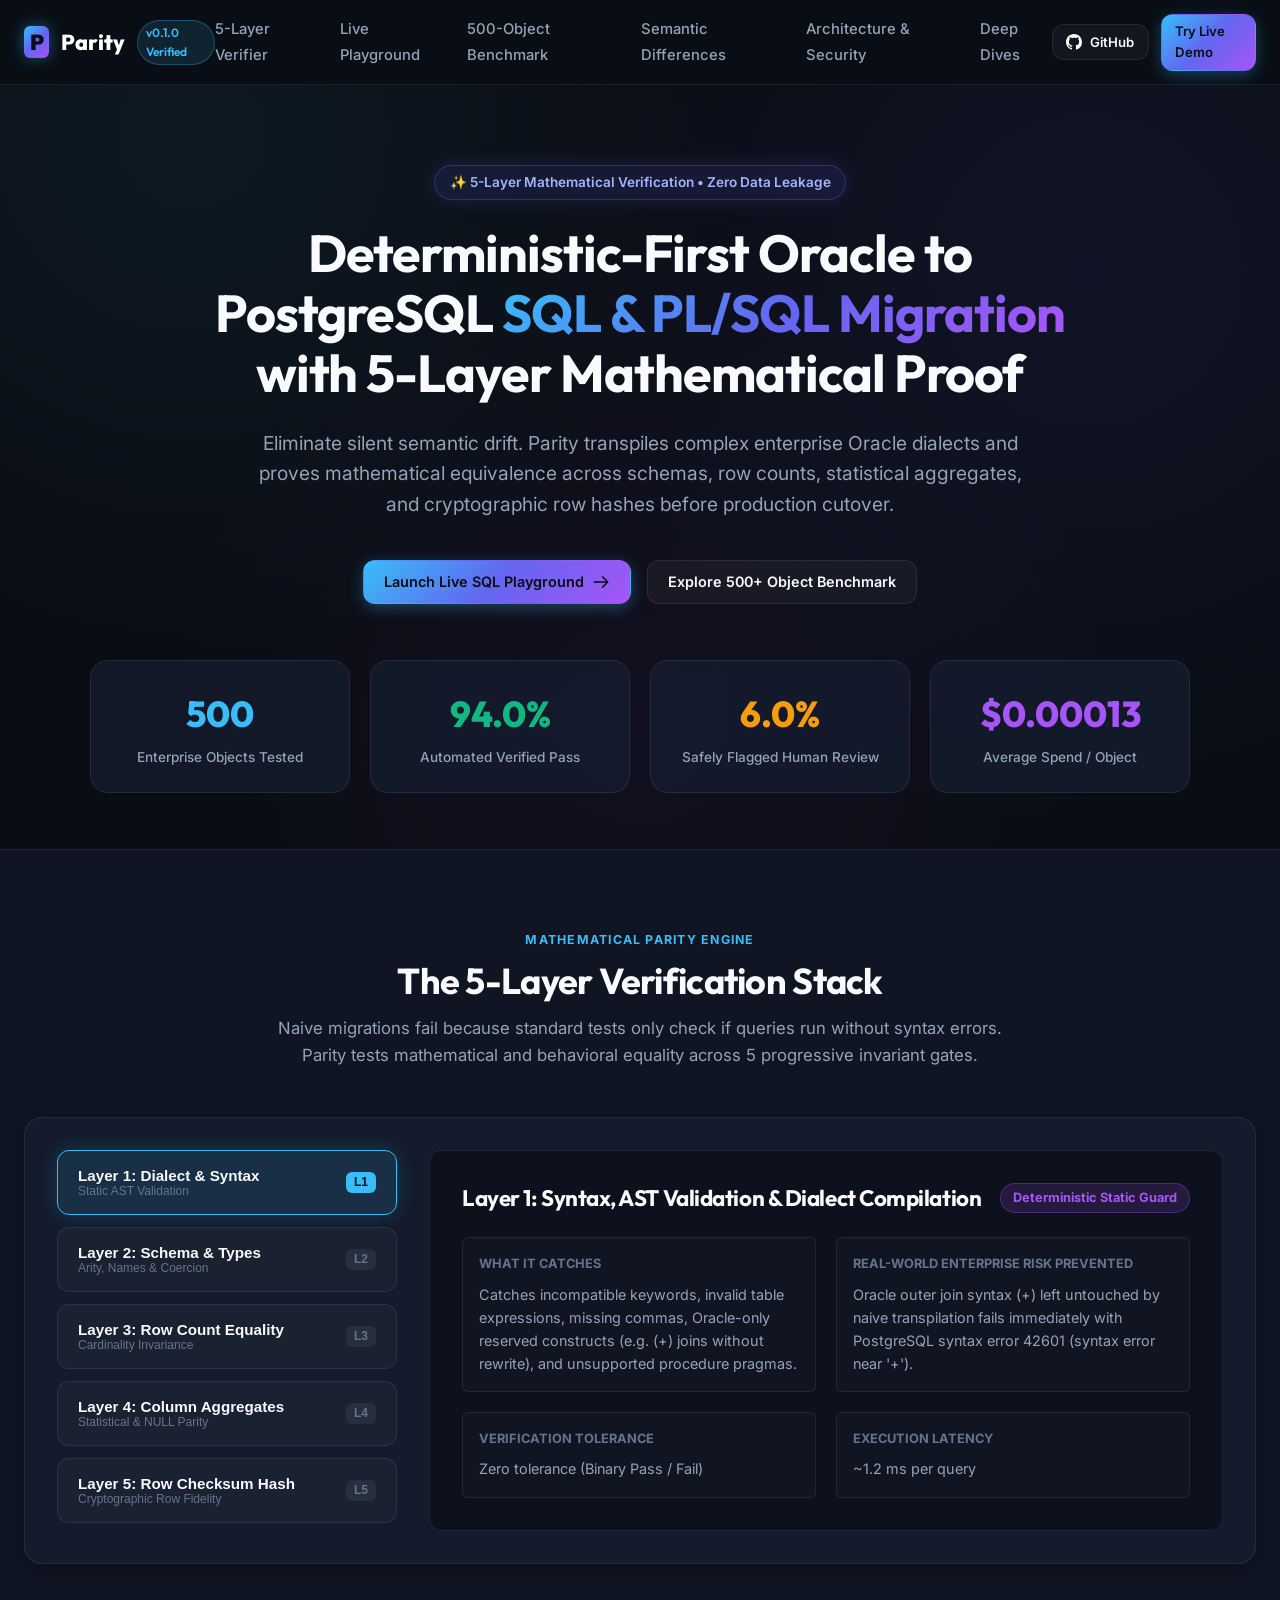
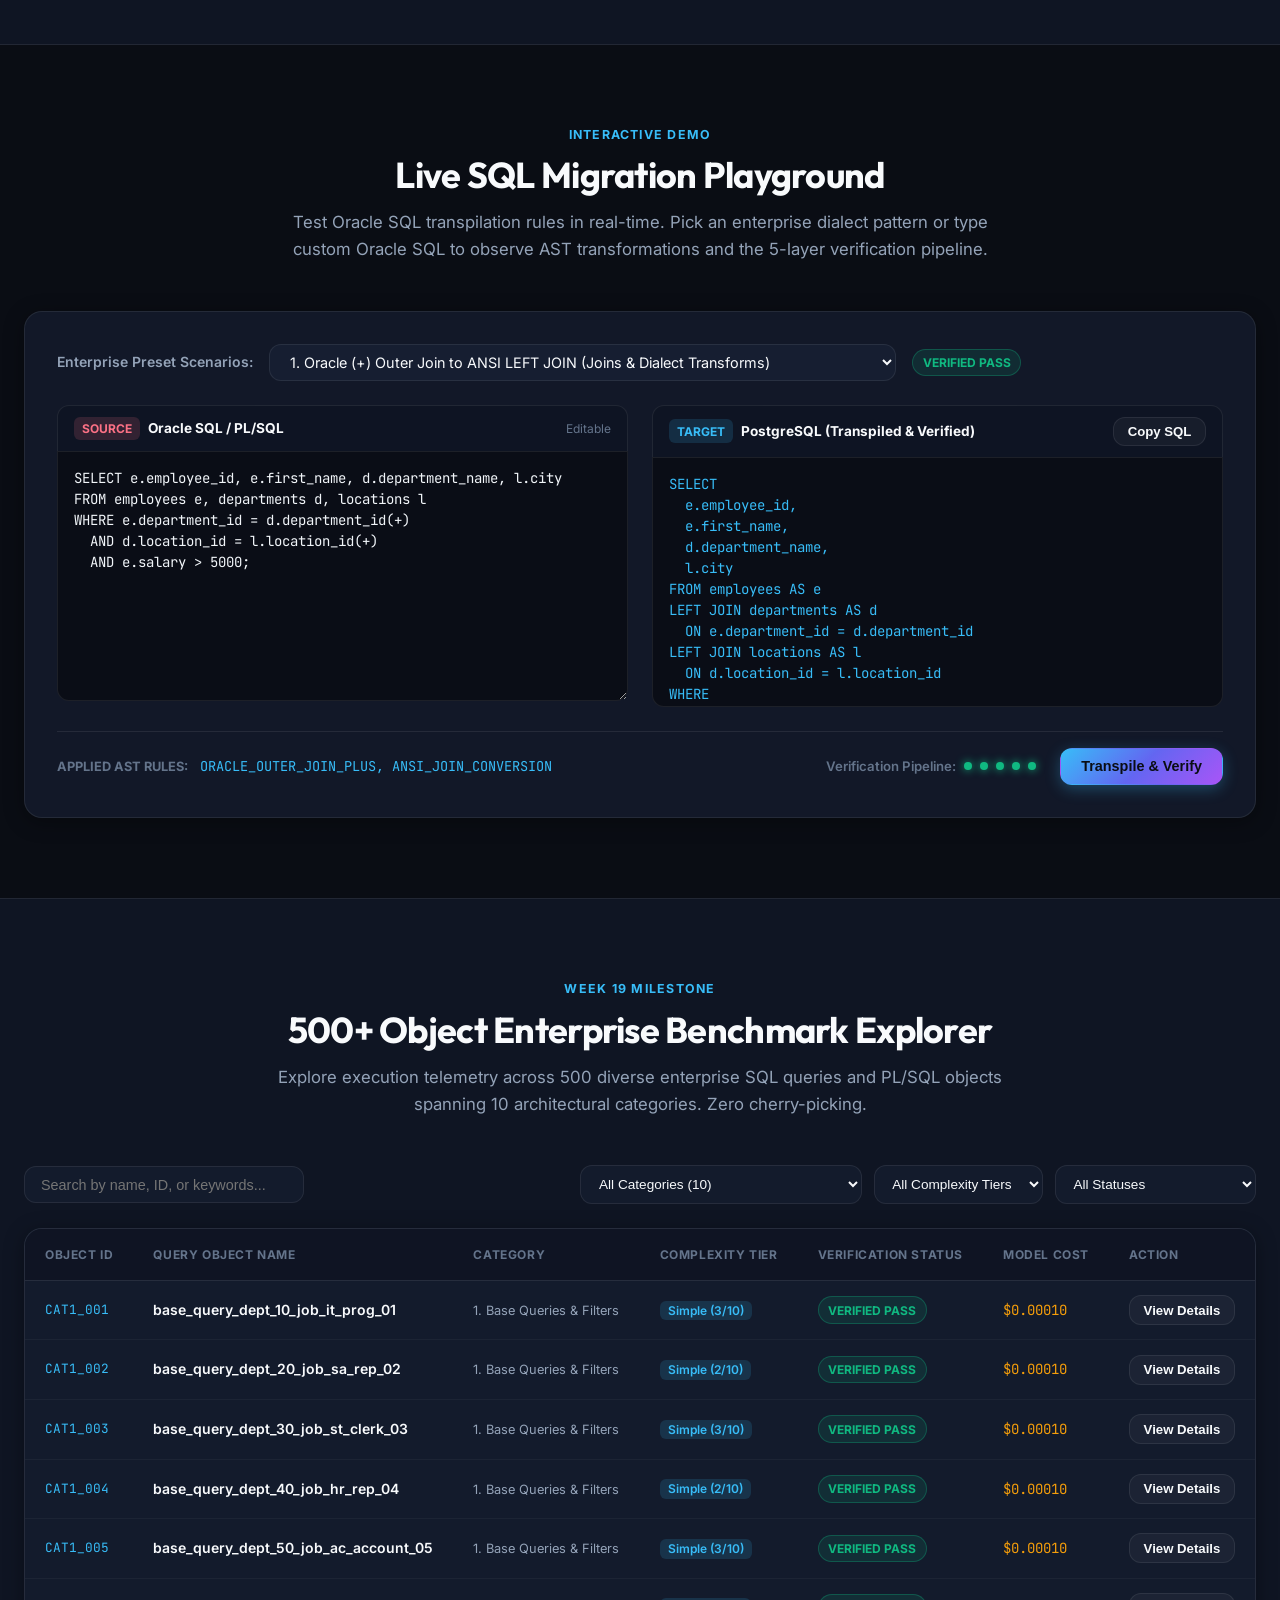
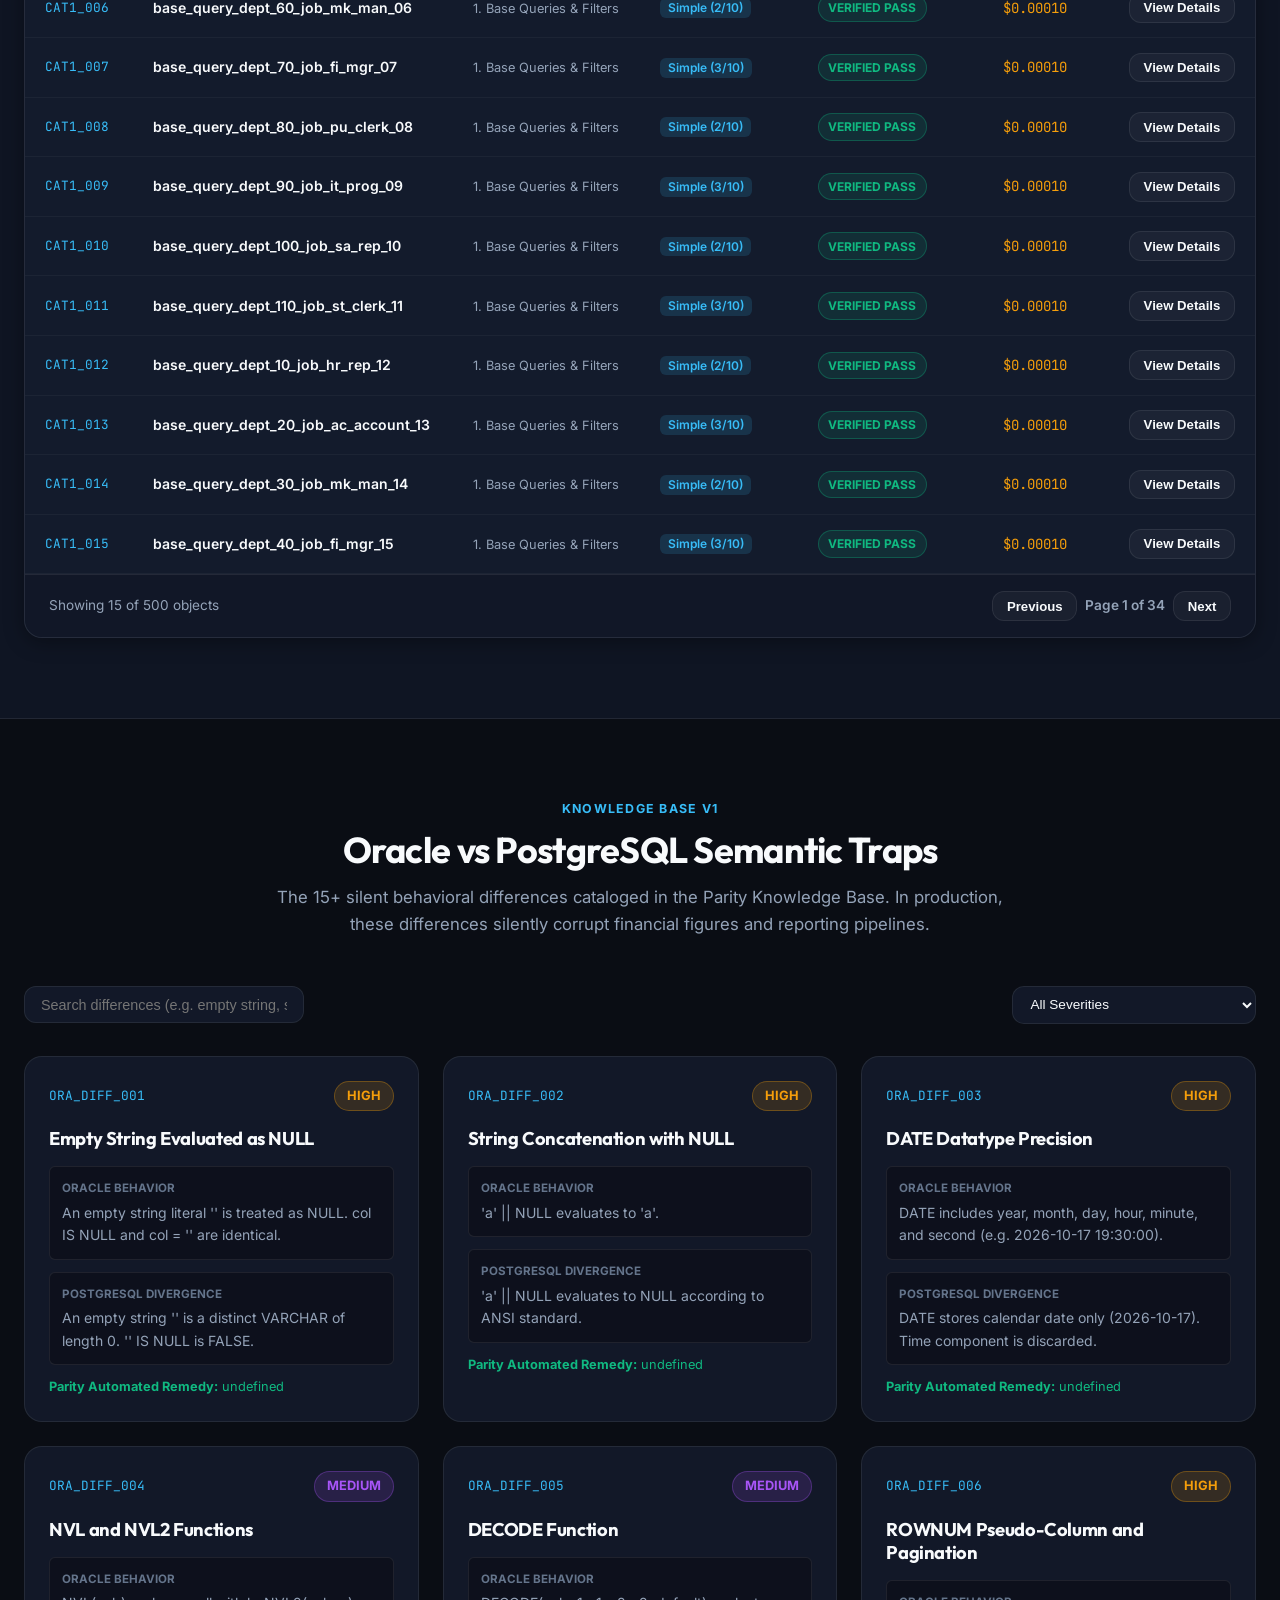
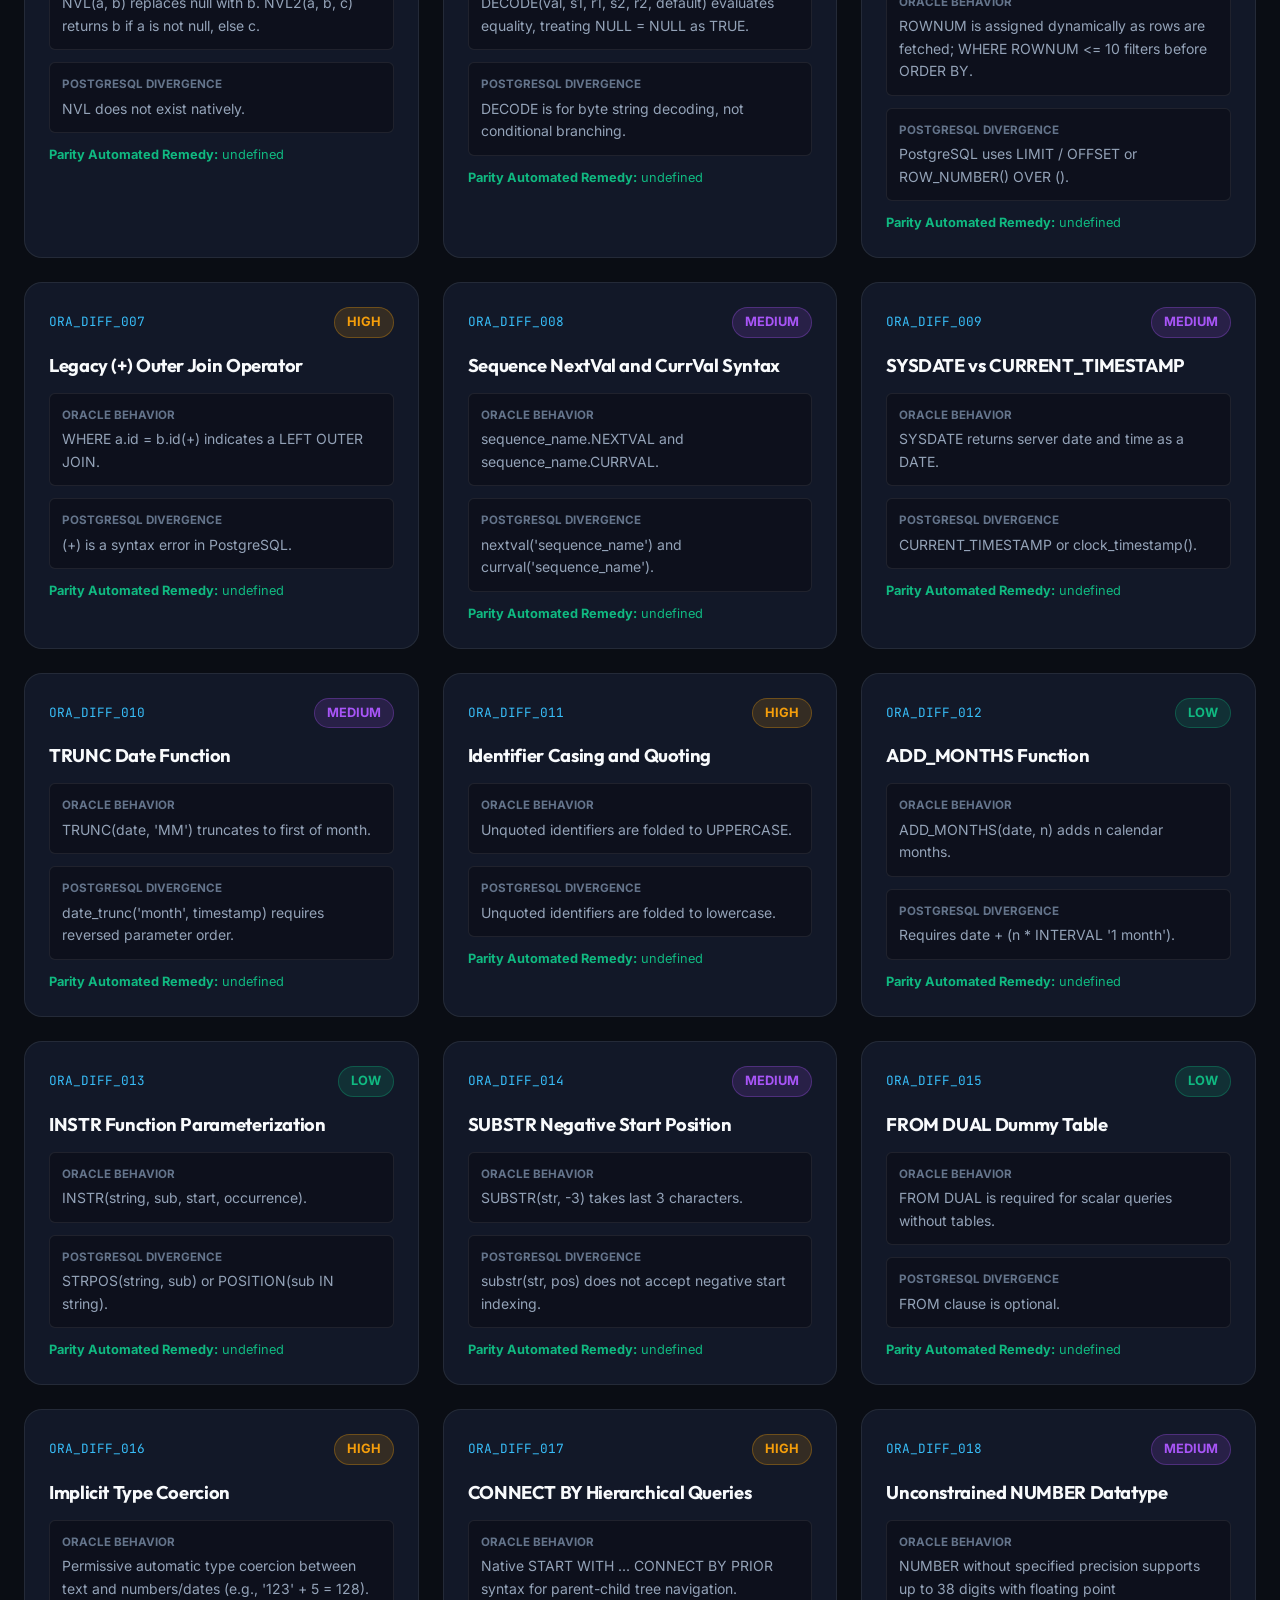
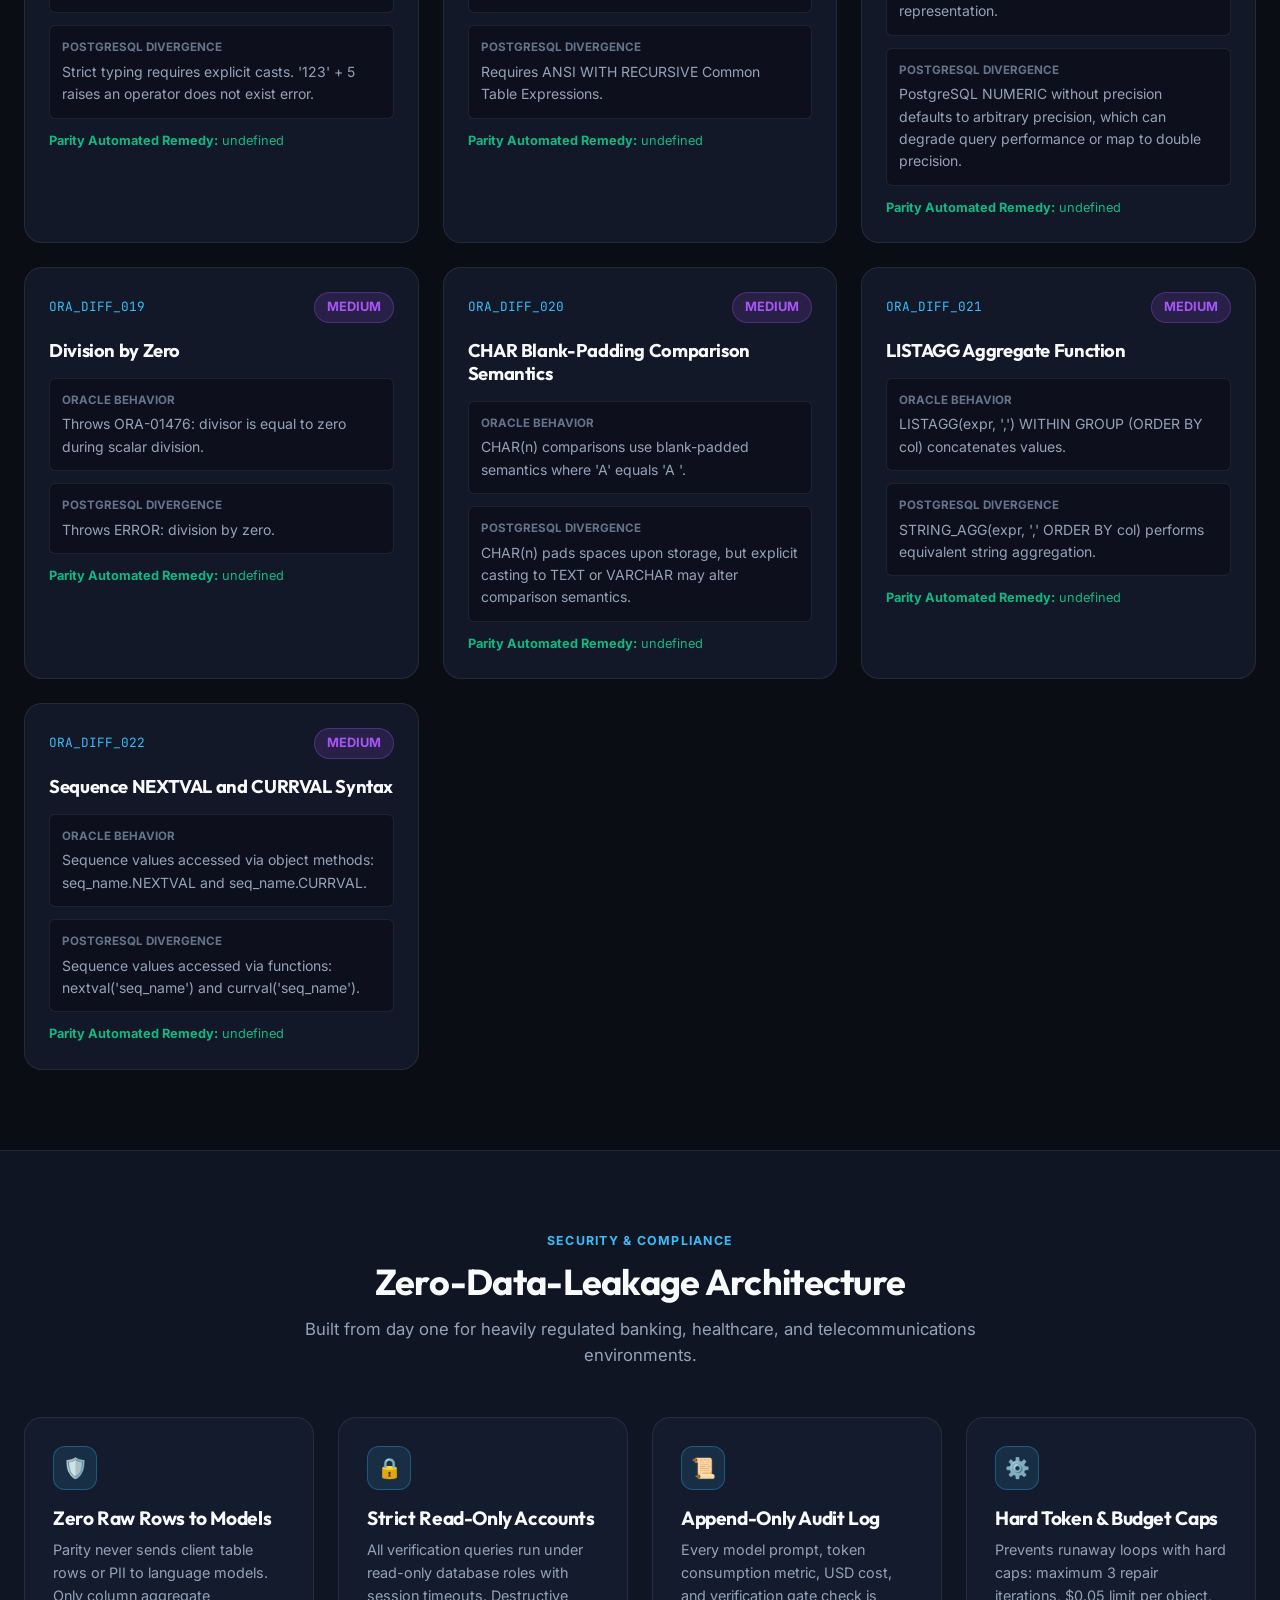
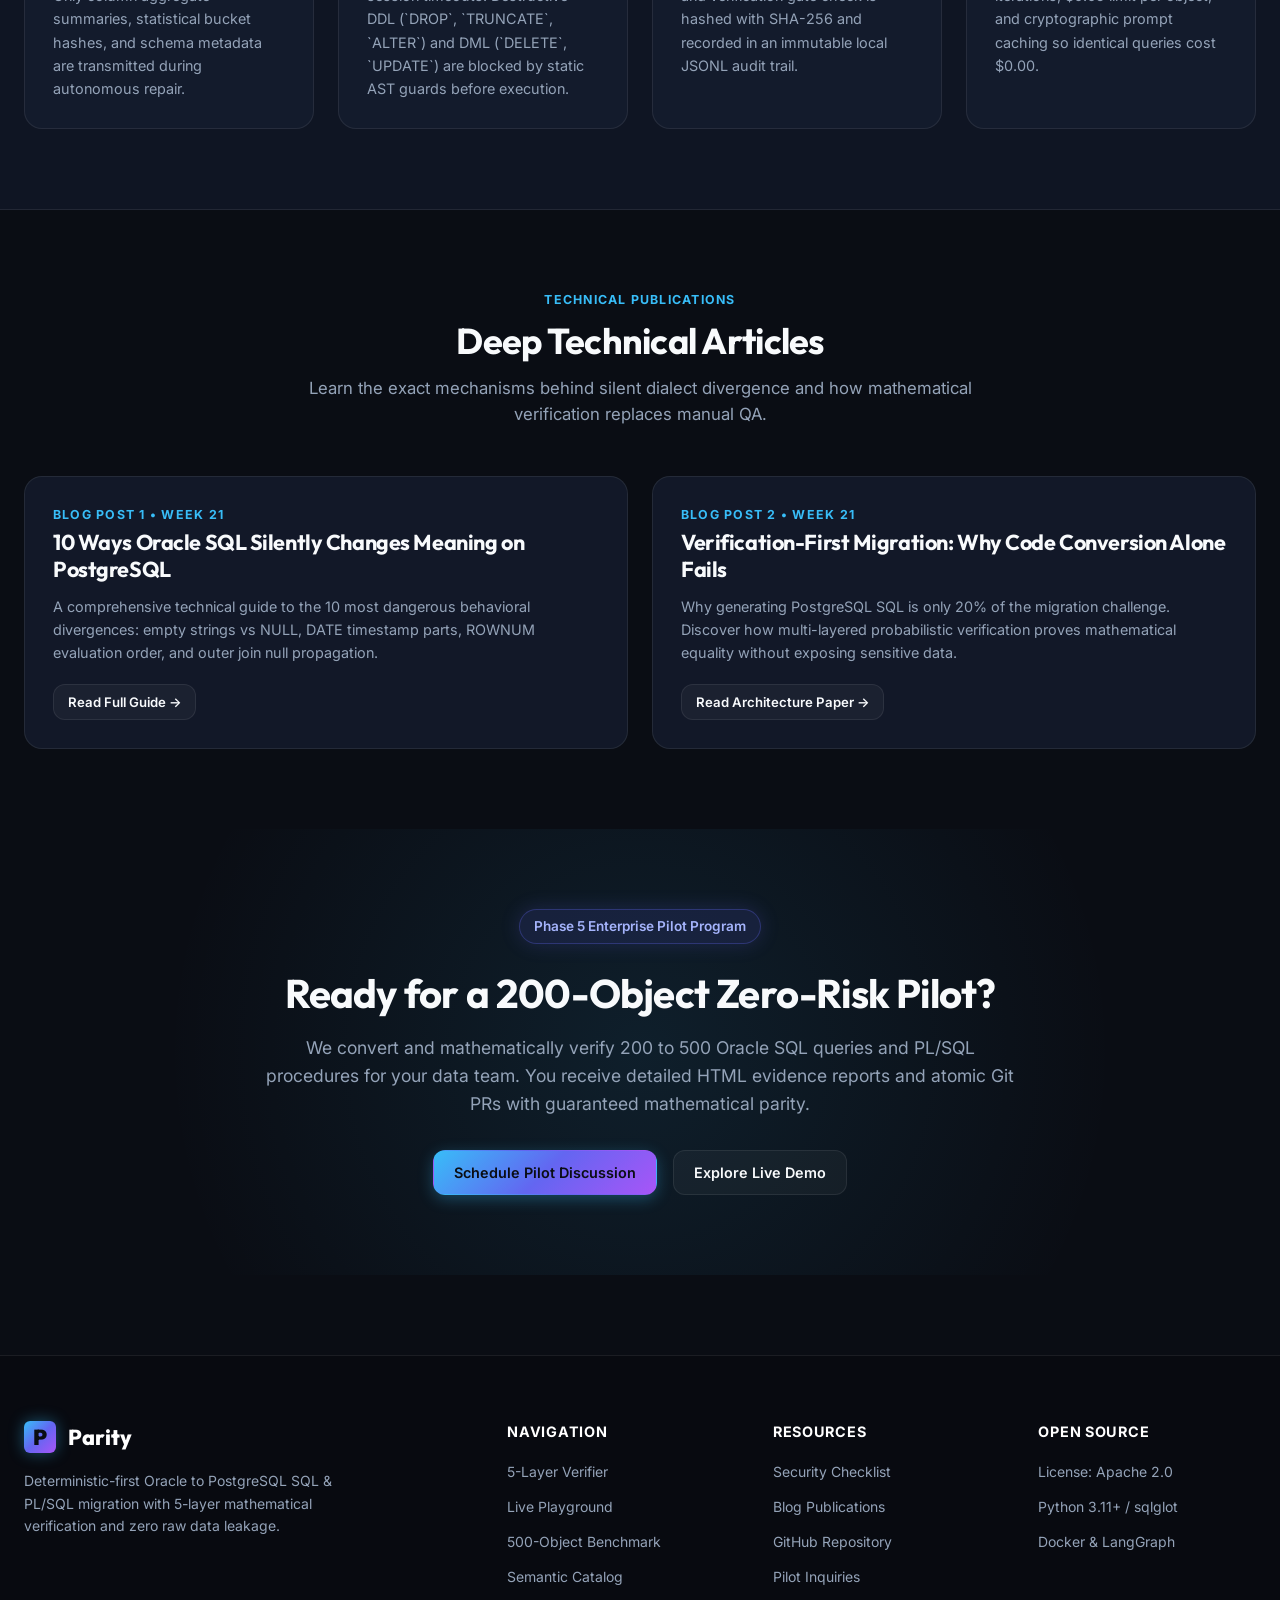
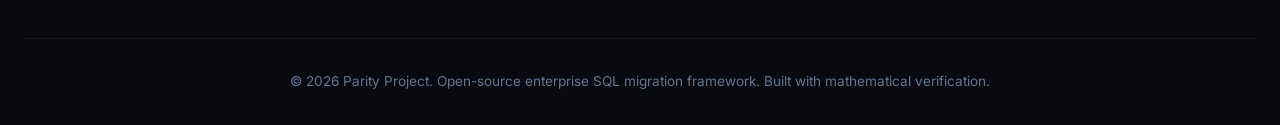
<file: docs/index.html>
<!DOCTYPE html>
<html lang="en">
<head>
  <meta charset="UTF-8">
  <meta name="viewport" content="width=device-width, initial-scale=1.0">
  <title>Parity: Deterministic Oracle to PostgreSQL SQL & PL/SQL Transpilation and 5-Layer Verification Stack</title>
  <meta name="description" content="Parity is an open-source, deterministic-first Oracle to PostgreSQL SQL & PL/SQL transpilation and 5-layer mathematical verification framework with zero data leakage.">
  <meta name="keywords" content="Oracle to Postgres, SQL transpilation, PL/SQL migration, database migration, automated verification, sqlglot, data engineering">

  <!-- Google Fonts -->
  <link rel="preconnect" href="https://fonts.googleapis.com">
  <link rel="preconnect" href="https://fonts.gstatic.com" crossorigin>
  <link href="https://fonts.googleapis.com/css2?family=Inter:wght@400;500;600;700&family=JetBrains+Mono:wght@400;500;700&family=Outfit:wght@600;700;800;900&display=swap" rel="stylesheet">

  <!-- Custom Stylesheet -->
  <link rel="stylesheet" href="css/style.css">
</head>
<body>

  <!-- Navigation Bar -->
  <header class="navbar" id="site-header">
    <div class="container nav-wrapper">
      <a href="#hero" class="nav-brand" id="nav-brand-logo">
        <div class="brand-icon">P</div>
        <span>Parity</span>
        <span class="brand-badge">v0.1.0 Verified</span>
      </a>

      <nav>
        <ul class="nav-links" id="main-nav-links">
          <li><a href="#layers" class="nav-link" id="nav-link-layers">5-Layer Verifier</a></li>
          <li><a href="#playground" class="nav-link" id="nav-link-playground">Live Playground</a></li>
          <li><a href="#benchmark" class="nav-link" id="nav-link-benchmark">500-Object Benchmark</a></li>
          <li><a href="#differences" class="nav-link" id="nav-link-differences">Semantic Differences</a></li>
          <li><a href="#architecture" class="nav-link" id="nav-link-architecture">Architecture & Security</a></li>
          <li><a href="#blog" class="nav-link" id="nav-link-blog">Deep Dives</a></li>
        </ul>
      </nav>

      <div class="nav-actions">
        <a href="https://github.com/cimilcharly/Parity-sql" target="_blank" rel="noopener noreferrer" class="btn btn-outline btn-sm" id="btn-github-repo">
          <svg width="16" height="16" viewBox="0 0 24 24" fill="currentColor">
            <path d="M12 0C5.37 0 0 5.37 0 12c0 5.31 3.435 9.795 8.205 11.385.6.105.825-.255.825-.57 0-.285-.015-1.23-.015-2.235-3.015.555-3.795-.735-4.035-1.41-.135-.345-.72-1.41-1.23-1.695-.42-.225-1.02-.78-.015-.795.945-.015 1.62.87 1.845 1.23 1.08 1.815 2.805 1.305 3.495.99.105-.78.42-1.305.765-1.605-2.67-.3-5.46-1.335-5.46-5.925 0-1.305.465-2.385 1.23-3.225-.12-.3-.54-1.53.12-3.18 0 0 1.005-.315 3.3 1.23.96-.27 1.98-.405 3-.405s2.04.135 3 .405c2.295-1.56 3.3-1.23 3.3-1.23.66 1.65.24 2.88.12 3.18.765.84 1.23 1.905 1.23 3.225 0 4.605-2.805 5.625-5.475 5.925.435.375.81 1.095.81 2.22 0 1.605-.015 2.895-.015 3.3 0 .315.225.69.825.57A12.02 12.02 0 0024 12c0-6.63-5.37-12-12-12z"/>
          </svg>
          GitHub
        </a>
        <a href="#playground" class="btn btn-primary btn-sm" id="btn-header-try">Try Live Demo</a>
      </div>
    </div>
  </header>

  <main>
    <!-- Hero Section -->
    <section class="hero-section" id="hero">
      <div class="container">
        <div class="hero-pill" id="hero-status-pill">
          <span>✨ 5-Layer Mathematical Verification • Zero Data Leakage</span>
        </div>

        <h1 class="hero-title">
          Deterministic-First Oracle to PostgreSQL <span class="text-gradient">SQL & PL/SQL Migration</span> with 5-Layer Mathematical Proof
        </h1>

        <p class="hero-subtitle">
          Eliminate silent semantic drift. Parity transpiles complex enterprise Oracle dialects and proves mathematical equivalence across schemas, row counts, statistical aggregates, and cryptographic row hashes before production cutover.
        </p>

        <div class="hero-cta">
          <a href="#playground" class="btn btn-primary" id="btn-hero-playground">
            <span>Launch Live SQL Playground</span>
            <svg width="18" height="18" fill="none" stroke="currentColor" viewBox="0 0 24 24"><path stroke-linecap="round" stroke-linejoin="round" stroke-width="2" d="M14 5l7 7m0 0l-7 7m7-7H3"/></svg>
          </a>
          <a href="#benchmark" class="btn btn-outline" id="btn-hero-benchmark">
            <span>Explore 500+ Object Benchmark</span>
          </a>
        </div>

        <!-- Live Stats Counter Grid -->
        <div class="stats-banner" id="stats-banner-grid">
          <div class="stat-card">
            <div class="stat-val stat-cyan" id="stat-total-objects">500</div>
            <div class="stat-label">Enterprise Objects Tested</div>
          </div>
          <div class="stat-card">
            <div class="stat-val stat-emerald" id="stat-pass-rate">94.0%</div>
            <div class="stat-label">Automated Verified Pass</div>
          </div>
          <div class="stat-card">
            <div class="stat-val stat-amber" id="stat-review-rate">6.0%</div>
            <div class="stat-label">Safely Flagged Human Review</div>
          </div>
          <div class="stat-card">
            <div class="stat-val stat-purple" id="stat-avg-cost">$0.00013</div>
            <div class="stat-label">Average Spend / Object</div>
          </div>
        </div>
      </div>
    </section>

    <!-- 5-Layer Verification Stack Visualizer -->
    <section class="section section-alt" id="layers">
      <div class="container">
        <div class="section-header">
          <div class="section-tag">Mathematical Parity Engine</div>
          <h2 class="section-title">The 5-Layer Verification Stack</h2>
          <p class="section-desc">
            Naive migrations fail because standard tests only check if queries run without syntax errors. Parity tests mathematical and behavioral equality across 5 progressive invariant gates.
          </p>
        </div>

        <div class="layers-visualizer">
          <!-- Layer Switcher List -->
          <div class="layers-list" id="layers-nav-list">
            <button class="layer-btn active" data-layer="1" id="layer-btn-1">
              <div>
                <div class="layer-btn-title">Layer 1: Dialect & Syntax</div>
                <div style="font-size:0.75rem; color:var(--text-dim);">Static AST Validation</div>
              </div>
              <span class="layer-btn-num">L1</span>
            </button>
            <button class="layer-btn" data-layer="2" id="layer-btn-2">
              <div>
                <div class="layer-btn-title">Layer 2: Schema & Types</div>
                <div style="font-size:0.75rem; color:var(--text-dim);">Arity, Names & Coercion</div>
              </div>
              <span class="layer-btn-num">L2</span>
            </button>
            <button class="layer-btn" data-layer="3" id="layer-btn-3">
              <div>
                <div class="layer-btn-title">Layer 3: Row Count Equality</div>
                <div style="font-size:0.75rem; color:var(--text-dim);">Cardinality Invariance</div>
              </div>
              <span class="layer-btn-num">L3</span>
            </button>
            <button class="layer-btn" data-layer="4" id="layer-btn-4">
              <div>
                <div class="layer-btn-title">Layer 4: Column Aggregates</div>
                <div style="font-size:0.75rem; color:var(--text-dim);">Statistical & NULL Parity</div>
              </div>
              <span class="layer-btn-num">L4</span>
            </button>
            <button class="layer-btn" data-layer="5" id="layer-btn-5">
              <div>
                <div class="layer-btn-title">Layer 5: Row Checksum Hash</div>
                <div style="font-size:0.75rem; color:var(--text-dim);">Cryptographic Row Fidelity</div>
              </div>
              <span class="layer-btn-num">L5</span>
            </button>
          </div>

          <!-- Dynamic Layer Details View -->
          <div class="layer-detail-card" id="layer-detail-container">
            <div class="layer-detail-header">
              <h3 class="layer-detail-title" id="layer-detail-title">Layer 1: Syntax, AST Validation & Dialect Compilation</h3>
              <span class="layer-badge badge-purple" id="layer-detail-badge">Deterministic Static Guard</span>
            </div>

            <div class="layer-info-grid">
              <div class="info-box">
                <div class="info-box-title">What It Catches</div>
                <div class="info-box-content" id="layer-catches-content">
                  Incompatible keywords, invalid table expressions, missing commas, Oracle-only reserved constructs (e.g. (+) joins without rewrite), and unsupported procedure pragmas.
                </div>
              </div>
              <div class="info-box">
                <div class="info-box-title">Real-World Enterprise Risk Prevented</div>
                <div class="info-box-content" id="layer-scenario-content">
                  Oracle outer join syntax (+) left untouched by naive transpilation fails immediately with PostgreSQL syntax error 42601 (syntax error near '+').
                </div>
              </div>
              <div class="info-box">
                <div class="info-box-title">Verification Tolerance</div>
                <div class="info-box-content" id="layer-tolerance-content">
                  Zero tolerance (Binary Pass / Fail)
                </div>
              </div>
              <div class="info-box">
                <div class="info-box-title">Execution Latency</div>
                <div class="info-box-content" id="layer-runtime-content">
                  ~1.2 ms per query
                </div>
              </div>
            </div>
          </div>
        </div>
      </div>
    </section>

    <!-- Interactive SQL Playground -->
    <section class="section" id="playground">
      <div class="container">
        <div class="section-header">
          <div class="section-tag">Interactive Demo</div>
          <h2 class="section-title">Live SQL Migration Playground</h2>
          <p class="section-desc">
            Test Oracle SQL transpilation rules in real-time. Pick an enterprise dialect pattern or type custom Oracle SQL to observe AST transformations and the 5-layer verification pipeline.
          </p>
        </div>

        <div class="playground-container">
          <div class="preset-selector-bar">
            <span class="preset-label">Enterprise Preset Scenarios:</span>
            <select class="preset-dropdown" id="playground-presets"></select>
            <span class="status-badge status-pass" id="playground-status-badge">VERIFIED PASS</span>
          </div>

          <div class="playground-grid">
            <!-- Source Oracle SQL -->
            <div class="editor-panel">
              <div class="editor-header">
                <span class="editor-title">
                  <span class="editor-tag-oracle">SOURCE</span>
                  Oracle SQL / PL/SQL
                </span>
                <span style="font-size:0.75rem; color:var(--text-dim);">Editable</span>
              </div>
              <textarea class="sql-textarea" id="playground-source-sql" spellcheck="false"></textarea>
            </div>

            <!-- Target PostgreSQL SQL -->
            <div class="editor-panel">
              <div class="editor-header">
                <span class="editor-title">
                  <span class="editor-tag-pg">TARGET</span>
                  PostgreSQL (Transpiled & Verified)
                </span>
                <button class="btn btn-outline btn-sm" id="playground-copy-btn">Copy SQL</button>
              </div>
              <div class="sql-preview-box" id="playground-target-sql"></div>
            </div>
          </div>

          <div class="playground-actions">
            <div>
              <span style="font-size:0.8rem; color:var(--text-dim); text-transform:uppercase; font-weight:700;">Applied AST Rules:</span>
              <span id="playground-applied-rules" style="font-family:var(--font-mono); font-size:0.85rem; color:var(--accent-cyan); margin-left:0.5rem;">ORACLE_OUTER_JOIN_PLUS</span>
            </div>

            <div style="display:flex; align-items:center; gap:1.5rem;">
              <div class="verifier-steps-pill">
                <span>Verification Pipeline:</span>
                <div class="step-dot pass" id="step-1" title="Layer 1: Syntax"></div>
                <div class="step-dot pass" id="step-2" title="Layer 2: Schema"></div>
                <div class="step-dot pass" id="step-3" title="Layer 3: Row Count"></div>
                <div class="step-dot pass" id="step-4" title="Layer 4: Aggregates"></div>
                <div class="step-dot pass" id="step-5" title="Layer 5: Hashing"></div>
              </div>
              <button class="btn btn-primary" id="playground-run-btn">Transpile & Verify</button>
            </div>
          </div>
        </div>
      </div>
    </section>

    <!-- 500-Object Benchmark Explorer -->
    <section class="section section-alt" id="benchmark">
      <div class="container">
        <div class="section-header">
          <div class="section-tag">Week 19 Milestone</div>
          <h2 class="section-title">500+ Object Enterprise Benchmark Explorer</h2>
          <p class="section-desc">
            Explore execution telemetry across 500 diverse enterprise SQL queries and PL/SQL objects spanning 10 architectural categories. Zero cherry-picking.
          </p>
        </div>

        <div class="benchmark-filter-bar">
          <input type="text" class="search-input" id="bench-search" placeholder="Search by name, ID, or keywords...">

          <div class="filter-group">
            <select class="filter-select" id="bench-cat-filter">
              <option value="ALL">All Categories</option>
            </select>

            <select class="filter-select" id="bench-tier-filter">
              <option value="ALL">All Complexity Tiers</option>
              <option value="Simple">Simple (1-3/10)</option>
              <option value="Moderate">Moderate (4-6/10)</option>
              <option value="Complex">Complex (7-8/10)</option>
              <option value="Extreme">Extreme (9-10/10)</option>
            </select>

            <select class="filter-select" id="bench-status-filter">
              <option value="ALL">All Statuses</option>
              <option value="VERIFIED_PASS">Verified Pass</option>
              <option value="HUMAN_REVIEW_REQUIRED">Human Review Required</option>
            </select>
          </div>
        </div>

        <div class="data-table-wrapper">
          <table class="data-table" id="bench-table">
            <thead>
              <tr>
                <th>Object ID</th>
                <th>Query Object Name</th>
                <th>Category</th>
                <th>Complexity Tier</th>
                <th>Verification Status</th>
                <th>Model Cost</th>
                <th>Action</th>
              </tr>
            </thead>
            <tbody id="bench-table-body">
              <!-- Populated by JavaScript -->
            </tbody>
          </table>

          <div class="pagination-bar">
            <span id="bench-total-filtered">Showing 15 of 500 objects</span>
            <div class="page-controls">
              <button class="btn btn-outline btn-sm" id="bench-prev-page">Previous</button>
              <span id="bench-page-info" style="font-weight:600;">Page 1 of 34</span>
              <button class="btn btn-outline btn-sm" id="bench-next-page">Next</button>
            </div>
          </div>
        </div>
      </div>
    </section>

    <!-- Semantic Differences Catalog -->
    <section class="section" id="differences">
      <div class="container">
        <div class="section-header">
          <div class="section-tag">Knowledge Base v1</div>
          <h2 class="section-title">Oracle vs PostgreSQL Semantic Traps</h2>
          <p class="section-desc">
            The 15+ silent behavioral differences cataloged in the Parity Knowledge Base. In production, these differences silently corrupt financial figures and reporting pipelines.
          </p>
        </div>

        <div class="benchmark-filter-bar" style="margin-bottom:2rem;">
          <input type="text" class="search-input" id="diff-search" placeholder="Search differences (e.g. empty string, sysdate, rownum, joins)...">
          <select class="filter-select" id="diff-severity-filter">
            <option value="ALL">All Severities</option>
            <option value="HIGH">High Severity (Silent Corruption)</option>
            <option value="MEDIUM">Medium Severity (Logic Drift)</option>
            <option value="LOW">Low Severity (Cosmetic / Perf)</option>
          </select>
        </div>

        <div class="diffs-grid" id="diffs-container">
          <!-- Populated by JS -->
        </div>
      </div>
    </section>

    <!-- Architecture & Enterprise Security Guarantees -->
    <section class="section section-alt" id="architecture">
      <div class="container">
        <div class="section-header">
          <div class="section-tag">Security & Compliance</div>
          <h2 class="section-title">Zero-Data-Leakage Architecture</h2>
          <p class="section-desc">
            Built from day one for heavily regulated banking, healthcare, and telecommunications environments.
          </p>
        </div>

        <div class="arch-grid">
          <div class="arch-card">
            <div class="arch-icon">🛡️</div>
            <h3 class="arch-title">Zero Raw Rows to Models</h3>
            <p class="arch-desc">
              Parity never sends client table rows or PII to language models. Only column aggregate summaries, statistical bucket hashes, and schema metadata are transmitted during autonomous repair.
            </p>
          </div>

          <div class="arch-card">
            <div class="arch-icon">🔒</div>
            <h3 class="arch-title">Strict Read-Only Accounts</h3>
            <p class="arch-desc">
              All verification queries run under read-only database roles with session timeouts. Destructive DDL (`DROP`, `TRUNCATE`, `ALTER`) and DML (`DELETE`, `UPDATE`) are blocked by static AST guards before execution.
            </p>
          </div>

          <div class="arch-card">
            <div class="arch-icon">📜</div>
            <h3 class="arch-title">Append-Only Audit Log</h3>
            <p class="arch-desc">
              Every model prompt, token consumption metric, USD cost, and verification gate check is hashed with SHA-256 and recorded in an immutable local JSONL audit trail.
            </p>
          </div>

          <div class="arch-card">
            <div class="arch-icon">⚙️</div>
            <h3 class="arch-title">Hard Token & Budget Caps</h3>
            <p class="arch-desc">
              Prevents runaway loops with hard caps: maximum 3 repair iterations, $0.05 limit per object, and cryptographic prompt caching so identical queries cost $0.00.
            </p>
          </div>
        </div>
      </div>
    </section>

    <!-- Deep Technical Blog Posts -->
    <section class="section" id="blog">
      <div class="container">
        <div class="section-header">
          <div class="section-tag">Technical Publications</div>
          <h2 class="section-title">Deep Technical Articles</h2>
          <p class="section-desc">
            Learn the exact mechanisms behind silent dialect divergence and how mathematical verification replaces manual QA.
          </p>
        </div>

        <div class="arch-grid" style="grid-template-columns: 1fr 1fr;">
          <div class="arch-card">
            <div class="section-tag" style="margin-bottom:0.25rem;">Blog Post 1 • Week 21</div>
            <h3 class="arch-title" style="font-size:1.35rem; margin-bottom:0.75rem;">10 Ways Oracle SQL Silently Changes Meaning on PostgreSQL</h3>
            <p class="arch-desc" style="margin-bottom:1.25rem;">
              A comprehensive technical guide to the 10 most dangerous behavioral divergences: empty strings vs NULL, DATE timestamp parts, ROWNUM evaluation order, and outer join null propagation.
            </p>
            <a href="https://github.com" class="btn btn-outline btn-sm">Read Full Guide &rarr;</a>
          </div>

          <div class="arch-card">
            <div class="section-tag" style="margin-bottom:0.25rem;">Blog Post 2 • Week 21</div>
            <h3 class="arch-title" style="font-size:1.35rem; margin-bottom:0.75rem;">Verification-First Migration: Why Code Conversion Alone Fails</h3>
            <p class="arch-desc" style="margin-bottom:1.25rem;">
              Why generating PostgreSQL SQL is only 20% of the migration challenge. Discover how multi-layered probabilistic verification proves mathematical equality without exposing sensitive data.
            </p>
            <a href="https://github.com" class="btn btn-outline btn-sm">Read Architecture Paper &rarr;</a>
          </div>
        </div>
      </div>
    </section>

    <!-- Pilot Call to Action -->
    <section class="section" style="text-align: center; background: radial-gradient(circle at 50% 50%, rgba(56, 189, 248, 0.1) 0%, transparent 70%);">
      <div class="container" style="max-width: 800px;">
        <div class="hero-pill">Phase 5 Enterprise Pilot Program</div>
        <h2 style="font-size:2.5rem; margin-bottom:1rem;">Ready for a 200-Object Zero-Risk Pilot?</h2>
        <p style="font-size:1.1rem; color:var(--text-muted); margin-bottom:2rem;">
          We convert and mathematically verify 200 to 500 Oracle SQL queries and PL/SQL procedures for your data team. You receive detailed HTML evidence reports and atomic Git PRs with guaranteed mathematical parity.
        </p>
        <div style="display:flex; justify-content:center; gap:1rem;">
          <a href="mailto:contact@parity-sql.dev" class="btn btn-primary" id="btn-cta-pilot">Schedule Pilot Discussion</a>
          <a href="#playground" class="btn btn-outline">Explore Live Demo</a>
        </div>
      </div>
    </section>
  </main>

  <!-- Object Detail Modal Dialog -->
  <div class="modal-overlay" id="object-modal">
    <div class="modal-content">
      <button class="modal-close-btn" id="modal-close" aria-label="Close Modal">&times;</button>
      <h3 id="modal-title" style="font-size:1.35rem; margin-bottom:1.25rem; color:#fff;">Object Details</h3>
      <div id="modal-body">
        <!-- Injected via JavaScript -->
      </div>
    </div>
  </div>

  <!-- Footer -->
  <footer class="footer">
    <div class="container">
      <div class="footer-grid">
        <div>
          <div class="nav-brand" style="margin-bottom:1rem;">
            <div class="brand-icon">P</div>
            <span>Parity</span>
          </div>
          <p style="font-size:0.875rem; color:var(--text-muted); max-width:320px;">
            Deterministic-first Oracle to PostgreSQL SQL & PL/SQL migration with 5-layer mathematical verification and zero raw data leakage.
          </p>
        </div>

        <div>
          <div class="footer-col-title">Navigation</div>
          <ul class="footer-links">
            <li><a href="#layers" class="footer-link">5-Layer Verifier</a></li>
            <li><a href="#playground" class="footer-link">Live Playground</a></li>
            <li><a href="#benchmark" class="footer-link">500-Object Benchmark</a></li>
            <li><a href="#differences" class="footer-link">Semantic Catalog</a></li>
          </ul>
        </div>

        <div>
          <div class="footer-col-title">Resources</div>
          <ul class="footer-links">
            <li><a href="#architecture" class="footer-link">Security Checklist</a></li>
            <li><a href="#blog" class="footer-link">Blog Publications</a></li>
            <li><a href="https://github.com/cimilcharly/Parity-sql" target="_blank" rel="noopener noreferrer" class="footer-link">GitHub Repository</a></li>
            <li><a href="mailto:contact@parity-sql.dev" class="footer-link">Pilot Inquiries</a></li>
          </ul>
        </div>

        <div>
          <div class="footer-col-title">Open Source</div>
          <ul class="footer-links">
            <li><span style="font-size:0.875rem; color:var(--text-muted);">License: Apache 2.0</span></li>
            <li><span style="font-size:0.875rem; color:var(--text-muted);">Python 3.11+ / sqlglot</span></li>
            <li><span style="font-size:0.875rem; color:var(--text-muted);">Docker & LangGraph</span></li>
          </ul>
        </div>
      </div>

      <div class="footer-bottom">
        &copy; 2026 Parity Project. Open-source enterprise SQL migration framework. Built with mathematical verification.
      </div>
    </div>
  </footer>

  <!-- Scripts -->
  <script src="js/benchmark-data.js"></script>
  <script src="js/app.js"></script>
</body>
</html>
</file>
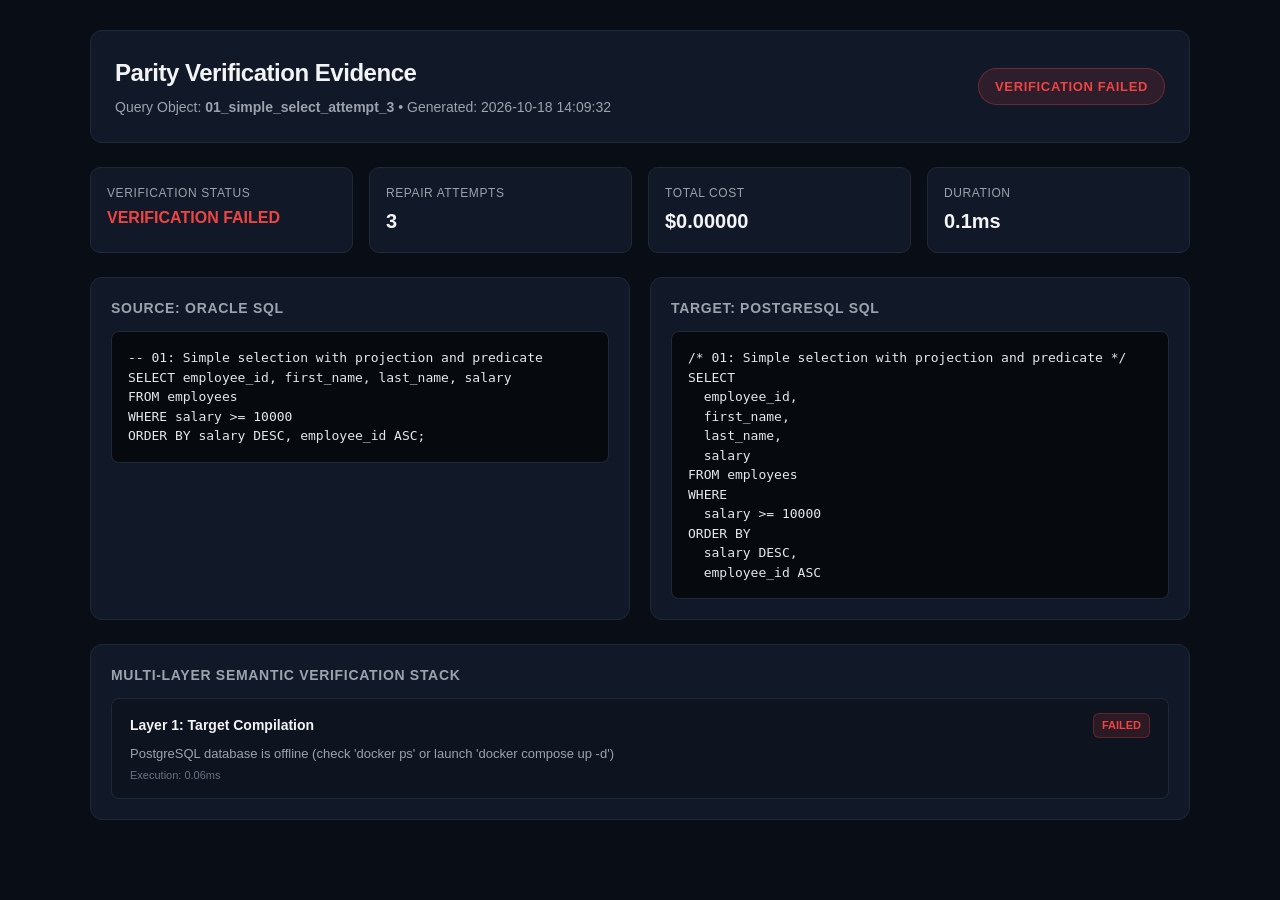
<file: reports/output/01_simple_select_evidence.html>
<!DOCTYPE html>
<html lang="en">
<head>
    <meta charset="UTF-8">
    <meta name="viewport" content="width=device-width, initial-scale=1.0">
    <title>Parity Evidence Report: 01_simple_select_attempt_3</title>
    <style>
        :root {
            --bg: #090d16;
            --surface: #111827;
            --surface-border: #1f2937;
            --text-primary: #f3f4f6;
            --text-secondary: #9ca3af;
            --accent: #3b82f6;
            --font-mono: ui-monospace, SFMono-Regular, Menlo, Monaco, Consolas, monospace;
        }
        body {
            margin: 0;
            padding: 30px;
            background-color: var(--bg);
            color: var(--text-primary);
            font-family: -apple-system, BlinkMacSystemFont, "Segoe UI", Roboto, Helvetica, Arial, sans-serif;
            line-height: 1.5;
        }
        .container {
            max-width: 1100px;
            margin: 0 auto;
        }
        .header {
            display: flex;
            justify-content: space-between;
            align-items: center;
            padding: 24px;
            background: var(--surface);
            border: 1px solid var(--surface-border);
            border-radius: 12px;
            margin-bottom: 24px;
        }
        .title-group h1 {
            margin: 0 0 6px 0;
            font-size: 24px;
            letter-spacing: -0.02em;
        }
        .subtitle {
            color: var(--text-secondary);
            font-size: 14px;
        }
        .status-pill {
            padding: 8px 16px;
            border-radius: 9999px;
            font-weight: 700;
            font-size: 13px;
            letter-spacing: 0.05em;
            background: #ef444422;
            color: #ef4444;
            border: 1px solid #ef444455;
        }
        .stats-bar {
            display: grid;
            grid-template-columns: repeat(4, 1fr);
            gap: 16px;
            margin-bottom: 24px;
        }
        .stat-card {
            background: var(--surface);
            border: 1px solid var(--surface-border);
            border-radius: 10px;
            padding: 16px;
        }
        .stat-label {
            font-size: 12px;
            color: var(--text-secondary);
            text-transform: uppercase;
            letter-spacing: 0.05em;
            margin-bottom: 4px;
        }
        .stat-value {
            font-size: 20px;
            font-weight: 700;
            color: var(--text-primary);
        }
        .grid {
            display: grid;
            grid-template-columns: 1fr 1fr;
            gap: 20px;
            margin-bottom: 24px;
        }
        .card {
            background: var(--surface);
            border: 1px solid var(--surface-border);
            border-radius: 12px;
            padding: 20px;
        }
        .card-title {
            font-size: 14px;
            text-transform: uppercase;
            letter-spacing: 0.05em;
            color: var(--text-secondary);
            margin-bottom: 12px;
            font-weight: 600;
        }
        pre {
            margin: 0;
            padding: 16px;
            background: #06090e;
            border: 1px solid var(--surface-border);
            border-radius: 8px;
            font-family: var(--font-mono);
            font-size: 13px;
            color: #e5e7eb;
            overflow-x: auto;
            white-space: pre-wrap;
        }
        .layer-stack {
            display: flex;
            flex-direction: column;
            gap: 12px;
        }
        .layer-card {
            background: #0d131f;
            border: 1px solid var(--surface-border);
            border-radius: 8px;
            padding: 14px 18px;
        }
        .layer-header {
            display: flex;
            justify-content: space-between;
            align-items: center;
            margin-bottom: 6px;
        }
        .layer-title {
            font-weight: 600;
            font-size: 14px;
        }
        .layer-msg {
            font-size: 13px;
            color: var(--text-secondary);
        }
        .layer-meta {
            font-size: 11px;
            color: #6b7280;
            margin-top: 4px;
        }
        .badge {
            padding: 3px 8px;
            border-radius: 6px;
            font-size: 11px;
            font-weight: 600;
        }
    </style>
</head>
<body>
    <div class="container">
        <div class="header">
            <div class="title-group">
                <h1>Parity Verification Evidence</h1>
                <div class="subtitle">Query Object: <strong>01_simple_select_attempt_3</strong> • Generated: 2026-10-18 14:09:32</div>
            </div>
            <div class="status-pill">VERIFICATION FAILED</div>
        </div>

        <div class="stats-bar">
            <div class="stat-card">
                <div class="stat-label">Verification Status</div>
                <div class="stat-value" style="color: #ef4444; font-size: 16px;">VERIFICATION FAILED</div>
            </div>
            <div class="stat-card">
                <div class="stat-label">Repair Attempts</div>
                <div class="stat-value">3</div>
            </div>
            <div class="stat-card">
                <div class="stat-label">Total Cost</div>
                <div class="stat-value">$0.00000</div>
            </div>
            <div class="stat-card">
                <div class="stat-label">Duration</div>
                <div class="stat-value">0.1ms</div>
            </div>
        </div>

        

        <div class="grid">
            <div class="card">
                <div class="card-title">Source: Oracle SQL</div>
                <pre>-- 01: Simple selection with projection and predicate
SELECT employee_id, first_name, last_name, salary
FROM employees
WHERE salary &gt;= 10000
ORDER BY salary DESC, employee_id ASC;</pre>
            </div>
            <div class="card">
                <div class="card-title">Target: PostgreSQL SQL</div>
                <pre>/* 01: Simple selection with projection and predicate */
SELECT
  employee_id,
  first_name,
  last_name,
  salary
FROM employees
WHERE
  salary &gt;= 10000
ORDER BY
  salary DESC,
  employee_id ASC</pre>
            </div>
        </div>

        <div class="card">
            <div class="card-title">Multi-Layer Semantic Verification Stack</div>
            <div class="layer-stack">
                
        <div class="layer-card">
            <div class="layer-header">
                <span class="layer-title">Layer 1: Target Compilation</span>
                <span class="badge" style="background: #ef444422; color: #ef4444; border: 1px solid #ef444444;">
                    FAILED
                </span>
            </div>
            <div class="layer-msg">PostgreSQL database is offline (check &#x27;docker ps&#x27; or launch &#x27;docker compose up -d&#x27;)</div>
            <div class="layer-meta">Execution: 0.06ms</div>
        </div>
        
            </div>
        </div>
    </div>
</body>
</html>
</file>
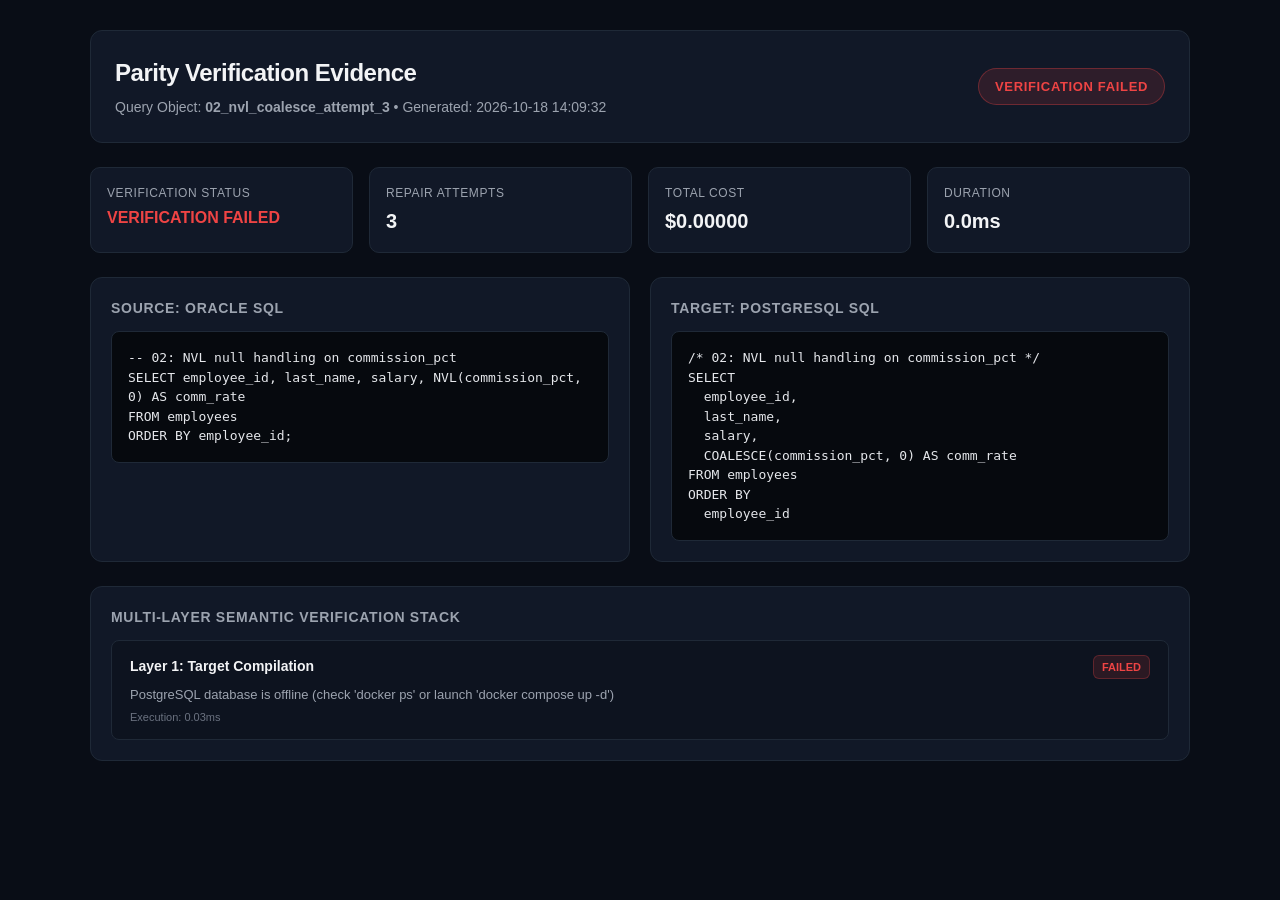
<file: reports/output/02_nvl_coalesce_evidence.html>
<!DOCTYPE html>
<html lang="en">
<head>
    <meta charset="UTF-8">
    <meta name="viewport" content="width=device-width, initial-scale=1.0">
    <title>Parity Evidence Report: 02_nvl_coalesce_attempt_3</title>
    <style>
        :root {
            --bg: #090d16;
            --surface: #111827;
            --surface-border: #1f2937;
            --text-primary: #f3f4f6;
            --text-secondary: #9ca3af;
            --accent: #3b82f6;
            --font-mono: ui-monospace, SFMono-Regular, Menlo, Monaco, Consolas, monospace;
        }
        body {
            margin: 0;
            padding: 30px;
            background-color: var(--bg);
            color: var(--text-primary);
            font-family: -apple-system, BlinkMacSystemFont, "Segoe UI", Roboto, Helvetica, Arial, sans-serif;
            line-height: 1.5;
        }
        .container {
            max-width: 1100px;
            margin: 0 auto;
        }
        .header {
            display: flex;
            justify-content: space-between;
            align-items: center;
            padding: 24px;
            background: var(--surface);
            border: 1px solid var(--surface-border);
            border-radius: 12px;
            margin-bottom: 24px;
        }
        .title-group h1 {
            margin: 0 0 6px 0;
            font-size: 24px;
            letter-spacing: -0.02em;
        }
        .subtitle {
            color: var(--text-secondary);
            font-size: 14px;
        }
        .status-pill {
            padding: 8px 16px;
            border-radius: 9999px;
            font-weight: 700;
            font-size: 13px;
            letter-spacing: 0.05em;
            background: #ef444422;
            color: #ef4444;
            border: 1px solid #ef444455;
        }
        .stats-bar {
            display: grid;
            grid-template-columns: repeat(4, 1fr);
            gap: 16px;
            margin-bottom: 24px;
        }
        .stat-card {
            background: var(--surface);
            border: 1px solid var(--surface-border);
            border-radius: 10px;
            padding: 16px;
        }
        .stat-label {
            font-size: 12px;
            color: var(--text-secondary);
            text-transform: uppercase;
            letter-spacing: 0.05em;
            margin-bottom: 4px;
        }
        .stat-value {
            font-size: 20px;
            font-weight: 700;
            color: var(--text-primary);
        }
        .grid {
            display: grid;
            grid-template-columns: 1fr 1fr;
            gap: 20px;
            margin-bottom: 24px;
        }
        .card {
            background: var(--surface);
            border: 1px solid var(--surface-border);
            border-radius: 12px;
            padding: 20px;
        }
        .card-title {
            font-size: 14px;
            text-transform: uppercase;
            letter-spacing: 0.05em;
            color: var(--text-secondary);
            margin-bottom: 12px;
            font-weight: 600;
        }
        pre {
            margin: 0;
            padding: 16px;
            background: #06090e;
            border: 1px solid var(--surface-border);
            border-radius: 8px;
            font-family: var(--font-mono);
            font-size: 13px;
            color: #e5e7eb;
            overflow-x: auto;
            white-space: pre-wrap;
        }
        .layer-stack {
            display: flex;
            flex-direction: column;
            gap: 12px;
        }
        .layer-card {
            background: #0d131f;
            border: 1px solid var(--surface-border);
            border-radius: 8px;
            padding: 14px 18px;
        }
        .layer-header {
            display: flex;
            justify-content: space-between;
            align-items: center;
            margin-bottom: 6px;
        }
        .layer-title {
            font-weight: 600;
            font-size: 14px;
        }
        .layer-msg {
            font-size: 13px;
            color: var(--text-secondary);
        }
        .layer-meta {
            font-size: 11px;
            color: #6b7280;
            margin-top: 4px;
        }
        .badge {
            padding: 3px 8px;
            border-radius: 6px;
            font-size: 11px;
            font-weight: 600;
        }
    </style>
</head>
<body>
    <div class="container">
        <div class="header">
            <div class="title-group">
                <h1>Parity Verification Evidence</h1>
                <div class="subtitle">Query Object: <strong>02_nvl_coalesce_attempt_3</strong> • Generated: 2026-10-18 14:09:32</div>
            </div>
            <div class="status-pill">VERIFICATION FAILED</div>
        </div>

        <div class="stats-bar">
            <div class="stat-card">
                <div class="stat-label">Verification Status</div>
                <div class="stat-value" style="color: #ef4444; font-size: 16px;">VERIFICATION FAILED</div>
            </div>
            <div class="stat-card">
                <div class="stat-label">Repair Attempts</div>
                <div class="stat-value">3</div>
            </div>
            <div class="stat-card">
                <div class="stat-label">Total Cost</div>
                <div class="stat-value">$0.00000</div>
            </div>
            <div class="stat-card">
                <div class="stat-label">Duration</div>
                <div class="stat-value">0.0ms</div>
            </div>
        </div>

        

        <div class="grid">
            <div class="card">
                <div class="card-title">Source: Oracle SQL</div>
                <pre>-- 02: NVL null handling on commission_pct
SELECT employee_id, last_name, salary, NVL(commission_pct, 0) AS comm_rate
FROM employees
ORDER BY employee_id;</pre>
            </div>
            <div class="card">
                <div class="card-title">Target: PostgreSQL SQL</div>
                <pre>/* 02: NVL null handling on commission_pct */
SELECT
  employee_id,
  last_name,
  salary,
  COALESCE(commission_pct, 0) AS comm_rate
FROM employees
ORDER BY
  employee_id</pre>
            </div>
        </div>

        <div class="card">
            <div class="card-title">Multi-Layer Semantic Verification Stack</div>
            <div class="layer-stack">
                
        <div class="layer-card">
            <div class="layer-header">
                <span class="layer-title">Layer 1: Target Compilation</span>
                <span class="badge" style="background: #ef444422; color: #ef4444; border: 1px solid #ef444444;">
                    FAILED
                </span>
            </div>
            <div class="layer-msg">PostgreSQL database is offline (check &#x27;docker ps&#x27; or launch &#x27;docker compose up -d&#x27;)</div>
            <div class="layer-meta">Execution: 0.03ms</div>
        </div>
        
            </div>
        </div>
    </div>
</body>
</html>
</file>
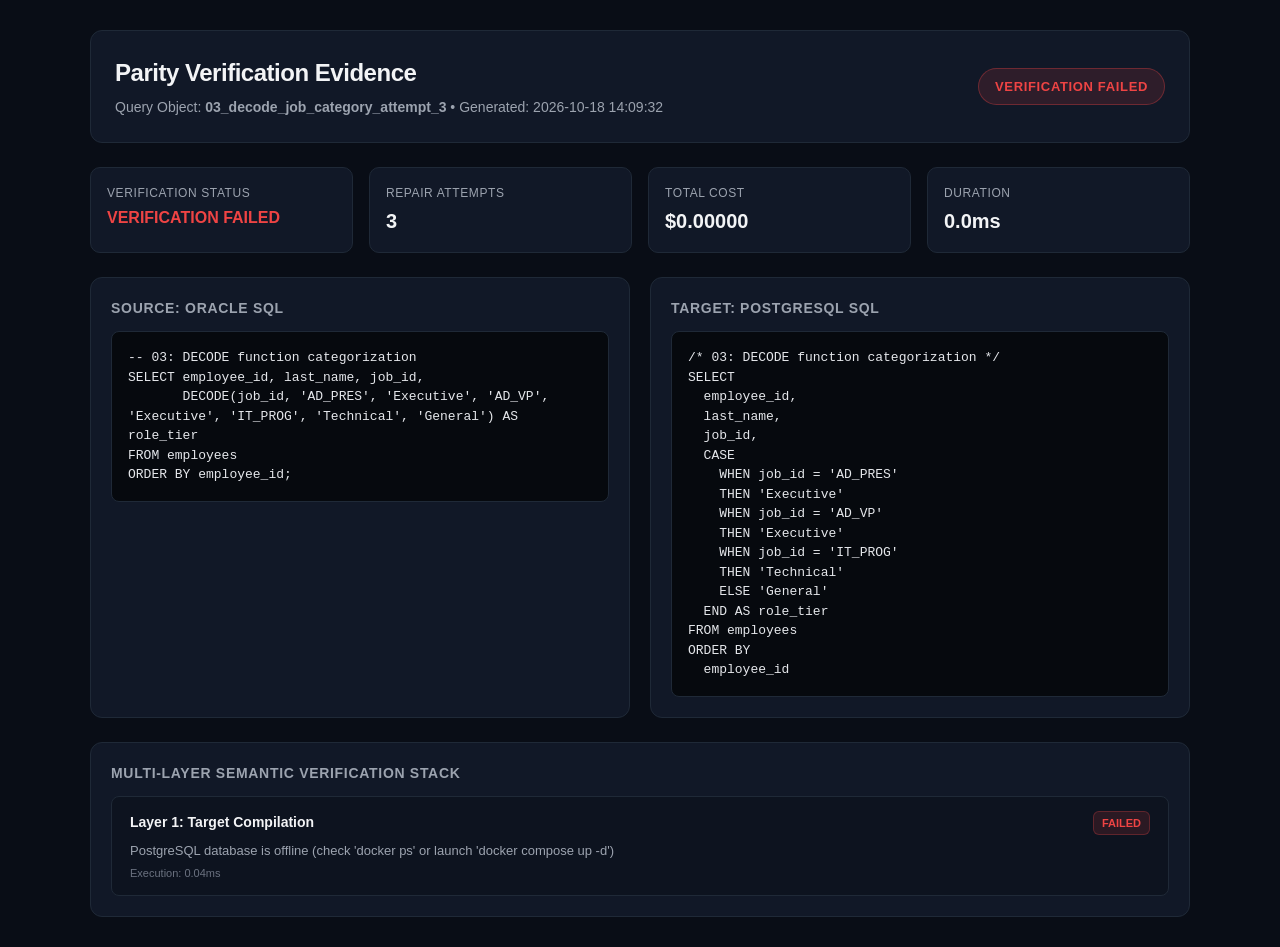
<file: reports/output/03_decode_job_category_evidence.html>
<!DOCTYPE html>
<html lang="en">
<head>
    <meta charset="UTF-8">
    <meta name="viewport" content="width=device-width, initial-scale=1.0">
    <title>Parity Evidence Report: 03_decode_job_category_attempt_3</title>
    <style>
        :root {
            --bg: #090d16;
            --surface: #111827;
            --surface-border: #1f2937;
            --text-primary: #f3f4f6;
            --text-secondary: #9ca3af;
            --accent: #3b82f6;
            --font-mono: ui-monospace, SFMono-Regular, Menlo, Monaco, Consolas, monospace;
        }
        body {
            margin: 0;
            padding: 30px;
            background-color: var(--bg);
            color: var(--text-primary);
            font-family: -apple-system, BlinkMacSystemFont, "Segoe UI", Roboto, Helvetica, Arial, sans-serif;
            line-height: 1.5;
        }
        .container {
            max-width: 1100px;
            margin: 0 auto;
        }
        .header {
            display: flex;
            justify-content: space-between;
            align-items: center;
            padding: 24px;
            background: var(--surface);
            border: 1px solid var(--surface-border);
            border-radius: 12px;
            margin-bottom: 24px;
        }
        .title-group h1 {
            margin: 0 0 6px 0;
            font-size: 24px;
            letter-spacing: -0.02em;
        }
        .subtitle {
            color: var(--text-secondary);
            font-size: 14px;
        }
        .status-pill {
            padding: 8px 16px;
            border-radius: 9999px;
            font-weight: 700;
            font-size: 13px;
            letter-spacing: 0.05em;
            background: #ef444422;
            color: #ef4444;
            border: 1px solid #ef444455;
        }
        .stats-bar {
            display: grid;
            grid-template-columns: repeat(4, 1fr);
            gap: 16px;
            margin-bottom: 24px;
        }
        .stat-card {
            background: var(--surface);
            border: 1px solid var(--surface-border);
            border-radius: 10px;
            padding: 16px;
        }
        .stat-label {
            font-size: 12px;
            color: var(--text-secondary);
            text-transform: uppercase;
            letter-spacing: 0.05em;
            margin-bottom: 4px;
        }
        .stat-value {
            font-size: 20px;
            font-weight: 700;
            color: var(--text-primary);
        }
        .grid {
            display: grid;
            grid-template-columns: 1fr 1fr;
            gap: 20px;
            margin-bottom: 24px;
        }
        .card {
            background: var(--surface);
            border: 1px solid var(--surface-border);
            border-radius: 12px;
            padding: 20px;
        }
        .card-title {
            font-size: 14px;
            text-transform: uppercase;
            letter-spacing: 0.05em;
            color: var(--text-secondary);
            margin-bottom: 12px;
            font-weight: 600;
        }
        pre {
            margin: 0;
            padding: 16px;
            background: #06090e;
            border: 1px solid var(--surface-border);
            border-radius: 8px;
            font-family: var(--font-mono);
            font-size: 13px;
            color: #e5e7eb;
            overflow-x: auto;
            white-space: pre-wrap;
        }
        .layer-stack {
            display: flex;
            flex-direction: column;
            gap: 12px;
        }
        .layer-card {
            background: #0d131f;
            border: 1px solid var(--surface-border);
            border-radius: 8px;
            padding: 14px 18px;
        }
        .layer-header {
            display: flex;
            justify-content: space-between;
            align-items: center;
            margin-bottom: 6px;
        }
        .layer-title {
            font-weight: 600;
            font-size: 14px;
        }
        .layer-msg {
            font-size: 13px;
            color: var(--text-secondary);
        }
        .layer-meta {
            font-size: 11px;
            color: #6b7280;
            margin-top: 4px;
        }
        .badge {
            padding: 3px 8px;
            border-radius: 6px;
            font-size: 11px;
            font-weight: 600;
        }
    </style>
</head>
<body>
    <div class="container">
        <div class="header">
            <div class="title-group">
                <h1>Parity Verification Evidence</h1>
                <div class="subtitle">Query Object: <strong>03_decode_job_category_attempt_3</strong> • Generated: 2026-10-18 14:09:32</div>
            </div>
            <div class="status-pill">VERIFICATION FAILED</div>
        </div>

        <div class="stats-bar">
            <div class="stat-card">
                <div class="stat-label">Verification Status</div>
                <div class="stat-value" style="color: #ef4444; font-size: 16px;">VERIFICATION FAILED</div>
            </div>
            <div class="stat-card">
                <div class="stat-label">Repair Attempts</div>
                <div class="stat-value">3</div>
            </div>
            <div class="stat-card">
                <div class="stat-label">Total Cost</div>
                <div class="stat-value">$0.00000</div>
            </div>
            <div class="stat-card">
                <div class="stat-label">Duration</div>
                <div class="stat-value">0.0ms</div>
            </div>
        </div>

        

        <div class="grid">
            <div class="card">
                <div class="card-title">Source: Oracle SQL</div>
                <pre>-- 03: DECODE function categorization
SELECT employee_id, last_name, job_id,
       DECODE(job_id, &#x27;AD_PRES&#x27;, &#x27;Executive&#x27;, &#x27;AD_VP&#x27;, &#x27;Executive&#x27;, &#x27;IT_PROG&#x27;, &#x27;Technical&#x27;, &#x27;General&#x27;) AS role_tier
FROM employees
ORDER BY employee_id;</pre>
            </div>
            <div class="card">
                <div class="card-title">Target: PostgreSQL SQL</div>
                <pre>/* 03: DECODE function categorization */
SELECT
  employee_id,
  last_name,
  job_id,
  CASE
    WHEN job_id = &#x27;AD_PRES&#x27;
    THEN &#x27;Executive&#x27;
    WHEN job_id = &#x27;AD_VP&#x27;
    THEN &#x27;Executive&#x27;
    WHEN job_id = &#x27;IT_PROG&#x27;
    THEN &#x27;Technical&#x27;
    ELSE &#x27;General&#x27;
  END AS role_tier
FROM employees
ORDER BY
  employee_id</pre>
            </div>
        </div>

        <div class="card">
            <div class="card-title">Multi-Layer Semantic Verification Stack</div>
            <div class="layer-stack">
                
        <div class="layer-card">
            <div class="layer-header">
                <span class="layer-title">Layer 1: Target Compilation</span>
                <span class="badge" style="background: #ef444422; color: #ef4444; border: 1px solid #ef444444;">
                    FAILED
                </span>
            </div>
            <div class="layer-msg">PostgreSQL database is offline (check &#x27;docker ps&#x27; or launch &#x27;docker compose up -d&#x27;)</div>
            <div class="layer-meta">Execution: 0.04ms</div>
        </div>
        
            </div>
        </div>
    </div>
</body>
</html>
</file>
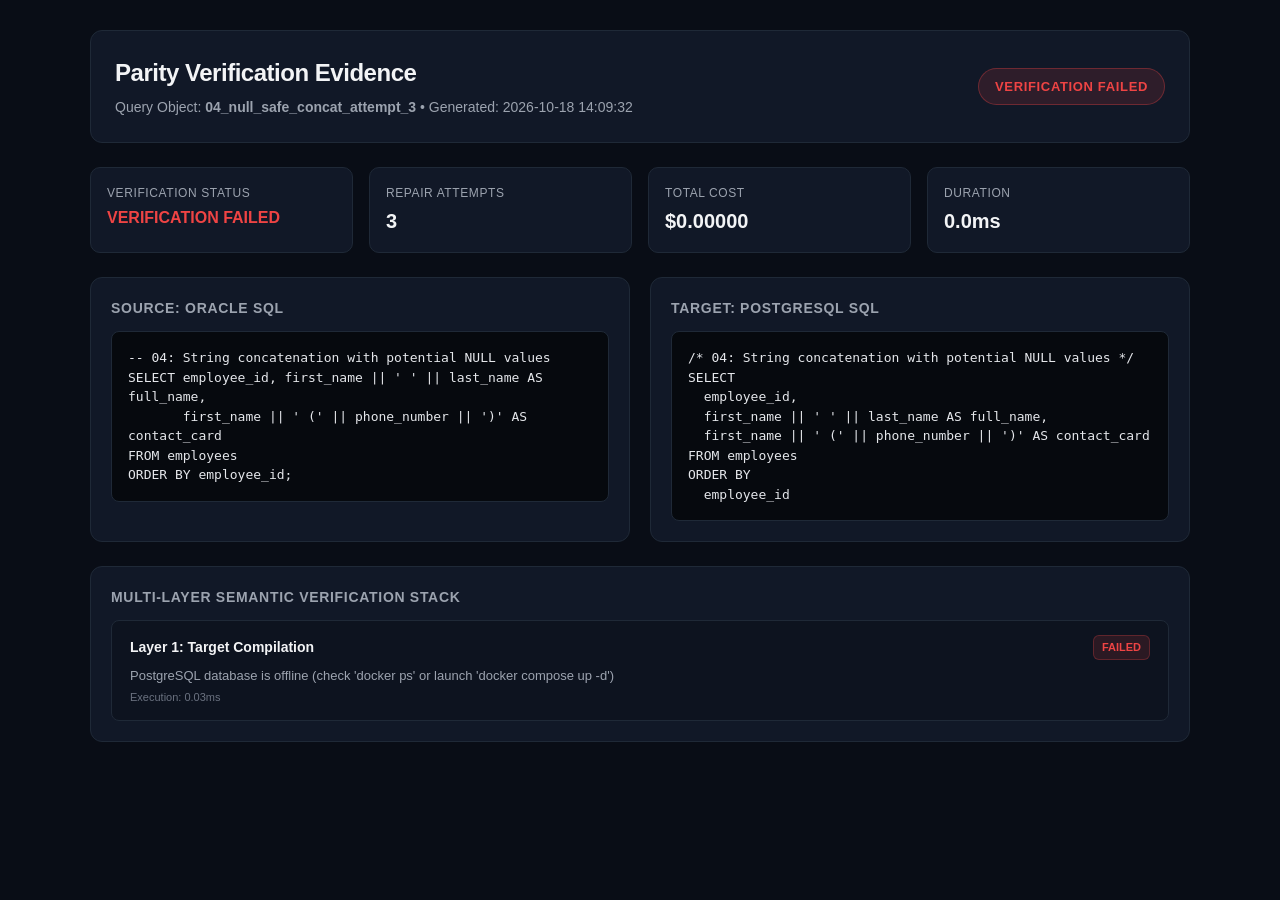
<file: reports/output/04_null_safe_concat_evidence.html>
<!DOCTYPE html>
<html lang="en">
<head>
    <meta charset="UTF-8">
    <meta name="viewport" content="width=device-width, initial-scale=1.0">
    <title>Parity Evidence Report: 04_null_safe_concat_attempt_3</title>
    <style>
        :root {
            --bg: #090d16;
            --surface: #111827;
            --surface-border: #1f2937;
            --text-primary: #f3f4f6;
            --text-secondary: #9ca3af;
            --accent: #3b82f6;
            --font-mono: ui-monospace, SFMono-Regular, Menlo, Monaco, Consolas, monospace;
        }
        body {
            margin: 0;
            padding: 30px;
            background-color: var(--bg);
            color: var(--text-primary);
            font-family: -apple-system, BlinkMacSystemFont, "Segoe UI", Roboto, Helvetica, Arial, sans-serif;
            line-height: 1.5;
        }
        .container {
            max-width: 1100px;
            margin: 0 auto;
        }
        .header {
            display: flex;
            justify-content: space-between;
            align-items: center;
            padding: 24px;
            background: var(--surface);
            border: 1px solid var(--surface-border);
            border-radius: 12px;
            margin-bottom: 24px;
        }
        .title-group h1 {
            margin: 0 0 6px 0;
            font-size: 24px;
            letter-spacing: -0.02em;
        }
        .subtitle {
            color: var(--text-secondary);
            font-size: 14px;
        }
        .status-pill {
            padding: 8px 16px;
            border-radius: 9999px;
            font-weight: 700;
            font-size: 13px;
            letter-spacing: 0.05em;
            background: #ef444422;
            color: #ef4444;
            border: 1px solid #ef444455;
        }
        .stats-bar {
            display: grid;
            grid-template-columns: repeat(4, 1fr);
            gap: 16px;
            margin-bottom: 24px;
        }
        .stat-card {
            background: var(--surface);
            border: 1px solid var(--surface-border);
            border-radius: 10px;
            padding: 16px;
        }
        .stat-label {
            font-size: 12px;
            color: var(--text-secondary);
            text-transform: uppercase;
            letter-spacing: 0.05em;
            margin-bottom: 4px;
        }
        .stat-value {
            font-size: 20px;
            font-weight: 700;
            color: var(--text-primary);
        }
        .grid {
            display: grid;
            grid-template-columns: 1fr 1fr;
            gap: 20px;
            margin-bottom: 24px;
        }
        .card {
            background: var(--surface);
            border: 1px solid var(--surface-border);
            border-radius: 12px;
            padding: 20px;
        }
        .card-title {
            font-size: 14px;
            text-transform: uppercase;
            letter-spacing: 0.05em;
            color: var(--text-secondary);
            margin-bottom: 12px;
            font-weight: 600;
        }
        pre {
            margin: 0;
            padding: 16px;
            background: #06090e;
            border: 1px solid var(--surface-border);
            border-radius: 8px;
            font-family: var(--font-mono);
            font-size: 13px;
            color: #e5e7eb;
            overflow-x: auto;
            white-space: pre-wrap;
        }
        .layer-stack {
            display: flex;
            flex-direction: column;
            gap: 12px;
        }
        .layer-card {
            background: #0d131f;
            border: 1px solid var(--surface-border);
            border-radius: 8px;
            padding: 14px 18px;
        }
        .layer-header {
            display: flex;
            justify-content: space-between;
            align-items: center;
            margin-bottom: 6px;
        }
        .layer-title {
            font-weight: 600;
            font-size: 14px;
        }
        .layer-msg {
            font-size: 13px;
            color: var(--text-secondary);
        }
        .layer-meta {
            font-size: 11px;
            color: #6b7280;
            margin-top: 4px;
        }
        .badge {
            padding: 3px 8px;
            border-radius: 6px;
            font-size: 11px;
            font-weight: 600;
        }
    </style>
</head>
<body>
    <div class="container">
        <div class="header">
            <div class="title-group">
                <h1>Parity Verification Evidence</h1>
                <div class="subtitle">Query Object: <strong>04_null_safe_concat_attempt_3</strong> • Generated: 2026-10-18 14:09:32</div>
            </div>
            <div class="status-pill">VERIFICATION FAILED</div>
        </div>

        <div class="stats-bar">
            <div class="stat-card">
                <div class="stat-label">Verification Status</div>
                <div class="stat-value" style="color: #ef4444; font-size: 16px;">VERIFICATION FAILED</div>
            </div>
            <div class="stat-card">
                <div class="stat-label">Repair Attempts</div>
                <div class="stat-value">3</div>
            </div>
            <div class="stat-card">
                <div class="stat-label">Total Cost</div>
                <div class="stat-value">$0.00000</div>
            </div>
            <div class="stat-card">
                <div class="stat-label">Duration</div>
                <div class="stat-value">0.0ms</div>
            </div>
        </div>

        

        <div class="grid">
            <div class="card">
                <div class="card-title">Source: Oracle SQL</div>
                <pre>-- 04: String concatenation with potential NULL values
SELECT employee_id, first_name || &#x27; &#x27; || last_name AS full_name,
       first_name || &#x27; (&#x27; || phone_number || &#x27;)&#x27; AS contact_card
FROM employees
ORDER BY employee_id;</pre>
            </div>
            <div class="card">
                <div class="card-title">Target: PostgreSQL SQL</div>
                <pre>/* 04: String concatenation with potential NULL values */
SELECT
  employee_id,
  first_name || &#x27; &#x27; || last_name AS full_name,
  first_name || &#x27; (&#x27; || phone_number || &#x27;)&#x27; AS contact_card
FROM employees
ORDER BY
  employee_id</pre>
            </div>
        </div>

        <div class="card">
            <div class="card-title">Multi-Layer Semantic Verification Stack</div>
            <div class="layer-stack">
                
        <div class="layer-card">
            <div class="layer-header">
                <span class="layer-title">Layer 1: Target Compilation</span>
                <span class="badge" style="background: #ef444422; color: #ef4444; border: 1px solid #ef444444;">
                    FAILED
                </span>
            </div>
            <div class="layer-msg">PostgreSQL database is offline (check &#x27;docker ps&#x27; or launch &#x27;docker compose up -d&#x27;)</div>
            <div class="layer-meta">Execution: 0.03ms</div>
        </div>
        
            </div>
        </div>
    </div>
</body>
</html>
</file>
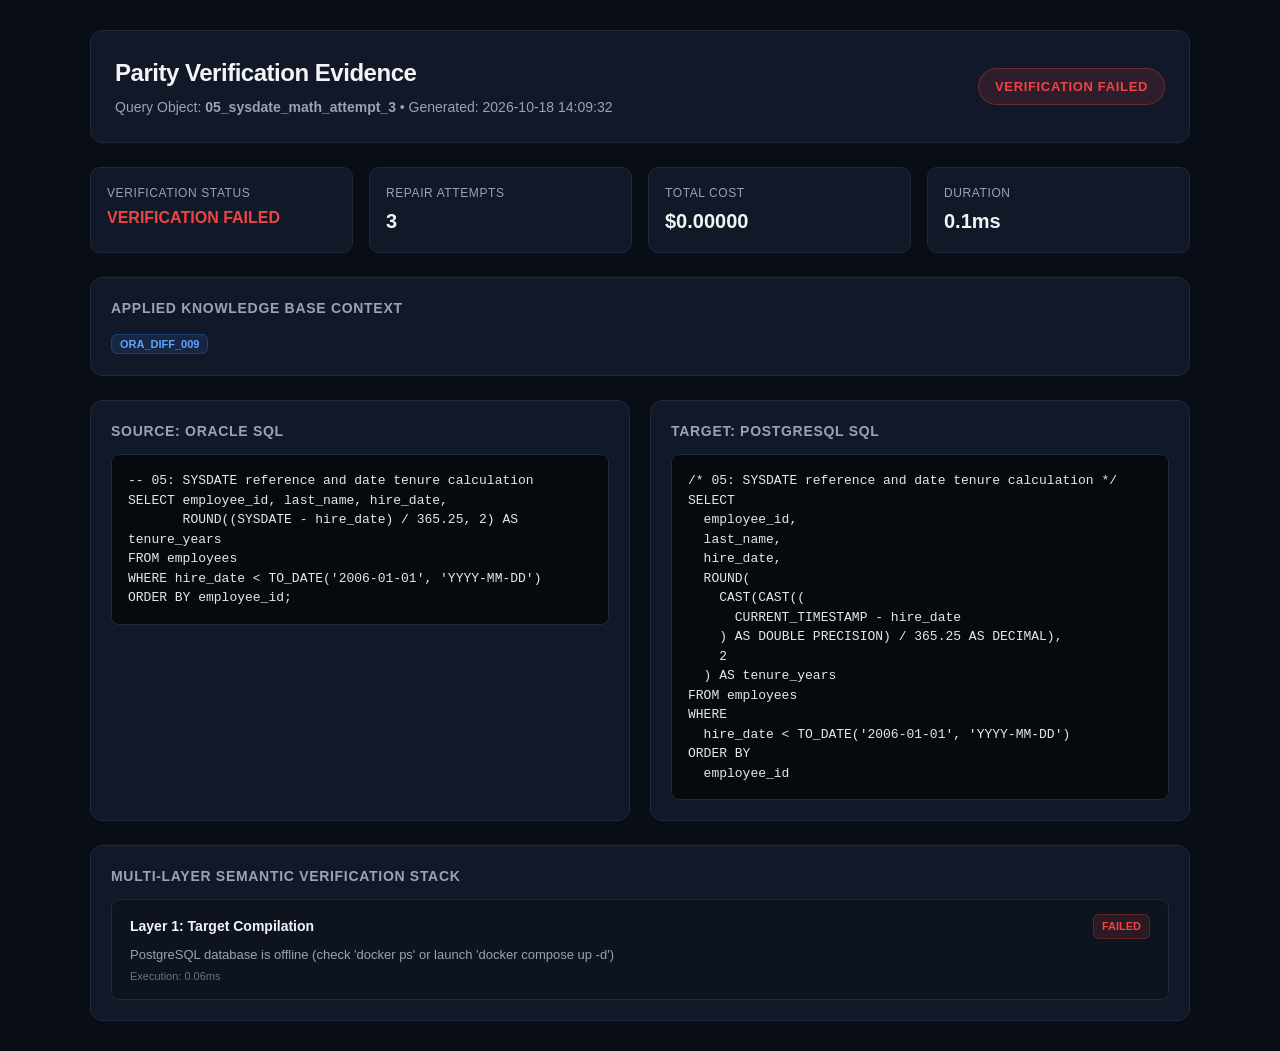
<file: reports/output/05_sysdate_math_evidence.html>
<!DOCTYPE html>
<html lang="en">
<head>
    <meta charset="UTF-8">
    <meta name="viewport" content="width=device-width, initial-scale=1.0">
    <title>Parity Evidence Report: 05_sysdate_math_attempt_3</title>
    <style>
        :root {
            --bg: #090d16;
            --surface: #111827;
            --surface-border: #1f2937;
            --text-primary: #f3f4f6;
            --text-secondary: #9ca3af;
            --accent: #3b82f6;
            --font-mono: ui-monospace, SFMono-Regular, Menlo, Monaco, Consolas, monospace;
        }
        body {
            margin: 0;
            padding: 30px;
            background-color: var(--bg);
            color: var(--text-primary);
            font-family: -apple-system, BlinkMacSystemFont, "Segoe UI", Roboto, Helvetica, Arial, sans-serif;
            line-height: 1.5;
        }
        .container {
            max-width: 1100px;
            margin: 0 auto;
        }
        .header {
            display: flex;
            justify-content: space-between;
            align-items: center;
            padding: 24px;
            background: var(--surface);
            border: 1px solid var(--surface-border);
            border-radius: 12px;
            margin-bottom: 24px;
        }
        .title-group h1 {
            margin: 0 0 6px 0;
            font-size: 24px;
            letter-spacing: -0.02em;
        }
        .subtitle {
            color: var(--text-secondary);
            font-size: 14px;
        }
        .status-pill {
            padding: 8px 16px;
            border-radius: 9999px;
            font-weight: 700;
            font-size: 13px;
            letter-spacing: 0.05em;
            background: #ef444422;
            color: #ef4444;
            border: 1px solid #ef444455;
        }
        .stats-bar {
            display: grid;
            grid-template-columns: repeat(4, 1fr);
            gap: 16px;
            margin-bottom: 24px;
        }
        .stat-card {
            background: var(--surface);
            border: 1px solid var(--surface-border);
            border-radius: 10px;
            padding: 16px;
        }
        .stat-label {
            font-size: 12px;
            color: var(--text-secondary);
            text-transform: uppercase;
            letter-spacing: 0.05em;
            margin-bottom: 4px;
        }
        .stat-value {
            font-size: 20px;
            font-weight: 700;
            color: var(--text-primary);
        }
        .grid {
            display: grid;
            grid-template-columns: 1fr 1fr;
            gap: 20px;
            margin-bottom: 24px;
        }
        .card {
            background: var(--surface);
            border: 1px solid var(--surface-border);
            border-radius: 12px;
            padding: 20px;
        }
        .card-title {
            font-size: 14px;
            text-transform: uppercase;
            letter-spacing: 0.05em;
            color: var(--text-secondary);
            margin-bottom: 12px;
            font-weight: 600;
        }
        pre {
            margin: 0;
            padding: 16px;
            background: #06090e;
            border: 1px solid var(--surface-border);
            border-radius: 8px;
            font-family: var(--font-mono);
            font-size: 13px;
            color: #e5e7eb;
            overflow-x: auto;
            white-space: pre-wrap;
        }
        .layer-stack {
            display: flex;
            flex-direction: column;
            gap: 12px;
        }
        .layer-card {
            background: #0d131f;
            border: 1px solid var(--surface-border);
            border-radius: 8px;
            padding: 14px 18px;
        }
        .layer-header {
            display: flex;
            justify-content: space-between;
            align-items: center;
            margin-bottom: 6px;
        }
        .layer-title {
            font-weight: 600;
            font-size: 14px;
        }
        .layer-msg {
            font-size: 13px;
            color: var(--text-secondary);
        }
        .layer-meta {
            font-size: 11px;
            color: #6b7280;
            margin-top: 4px;
        }
        .badge {
            padding: 3px 8px;
            border-radius: 6px;
            font-size: 11px;
            font-weight: 600;
        }
    </style>
</head>
<body>
    <div class="container">
        <div class="header">
            <div class="title-group">
                <h1>Parity Verification Evidence</h1>
                <div class="subtitle">Query Object: <strong>05_sysdate_math_attempt_3</strong> • Generated: 2026-10-18 14:09:32</div>
            </div>
            <div class="status-pill">VERIFICATION FAILED</div>
        </div>

        <div class="stats-bar">
            <div class="stat-card">
                <div class="stat-label">Verification Status</div>
                <div class="stat-value" style="color: #ef4444; font-size: 16px;">VERIFICATION FAILED</div>
            </div>
            <div class="stat-card">
                <div class="stat-label">Repair Attempts</div>
                <div class="stat-value">3</div>
            </div>
            <div class="stat-card">
                <div class="stat-label">Total Cost</div>
                <div class="stat-value">$0.00000</div>
            </div>
            <div class="stat-card">
                <div class="stat-label">Duration</div>
                <div class="stat-value">0.1ms</div>
            </div>
        </div>

        
        <div class="card" style="margin-bottom: 24px;">
            <div class="card-title">Applied Knowledge Base Context</div>
            <div><span class="badge" style="background:#3b82f622; color:#60a5fa; border:1px solid #3b82f644; margin-right:6px;">ORA_DIFF_009</span></div>
        </div>
        

        <div class="grid">
            <div class="card">
                <div class="card-title">Source: Oracle SQL</div>
                <pre>-- 05: SYSDATE reference and date tenure calculation
SELECT employee_id, last_name, hire_date,
       ROUND((SYSDATE - hire_date) / 365.25, 2) AS tenure_years
FROM employees
WHERE hire_date &lt; TO_DATE(&#x27;2006-01-01&#x27;, &#x27;YYYY-MM-DD&#x27;)
ORDER BY employee_id;</pre>
            </div>
            <div class="card">
                <div class="card-title">Target: PostgreSQL SQL</div>
                <pre>/* 05: SYSDATE reference and date tenure calculation */
SELECT
  employee_id,
  last_name,
  hire_date,
  ROUND(
    CAST(CAST((
      CURRENT_TIMESTAMP - hire_date
    ) AS DOUBLE PRECISION) / 365.25 AS DECIMAL),
    2
  ) AS tenure_years
FROM employees
WHERE
  hire_date &lt; TO_DATE(&#x27;2006-01-01&#x27;, &#x27;YYYY-MM-DD&#x27;)
ORDER BY
  employee_id</pre>
            </div>
        </div>

        <div class="card">
            <div class="card-title">Multi-Layer Semantic Verification Stack</div>
            <div class="layer-stack">
                
        <div class="layer-card">
            <div class="layer-header">
                <span class="layer-title">Layer 1: Target Compilation</span>
                <span class="badge" style="background: #ef444422; color: #ef4444; border: 1px solid #ef444444;">
                    FAILED
                </span>
            </div>
            <div class="layer-msg">PostgreSQL database is offline (check &#x27;docker ps&#x27; or launch &#x27;docker compose up -d&#x27;)</div>
            <div class="layer-meta">Execution: 0.06ms</div>
        </div>
        
            </div>
        </div>
    </div>
</body>
</html>
</file>
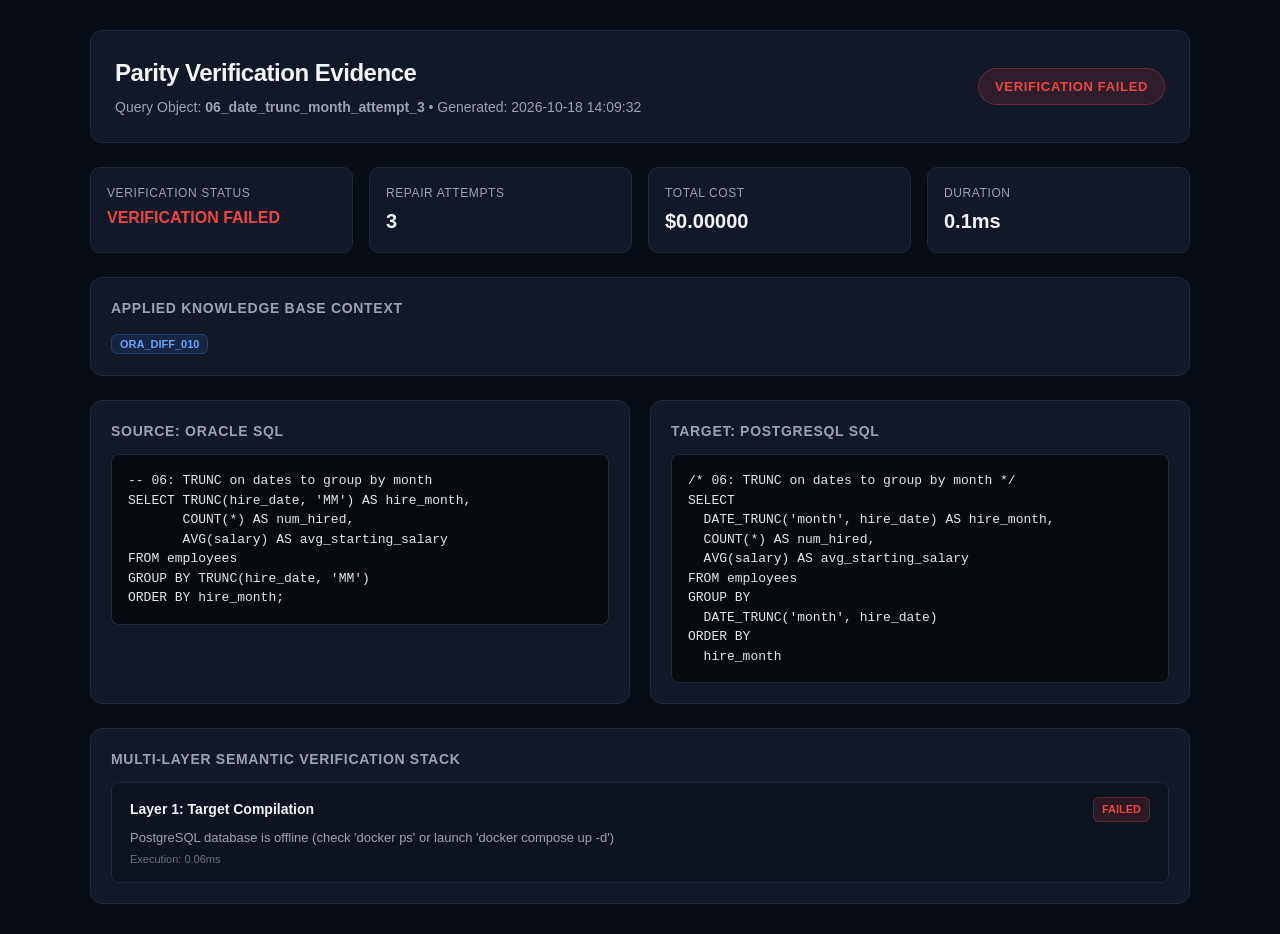
<file: reports/output/06_date_trunc_month_evidence.html>
<!DOCTYPE html>
<html lang="en">
<head>
    <meta charset="UTF-8">
    <meta name="viewport" content="width=device-width, initial-scale=1.0">
    <title>Parity Evidence Report: 06_date_trunc_month_attempt_3</title>
    <style>
        :root {
            --bg: #090d16;
            --surface: #111827;
            --surface-border: #1f2937;
            --text-primary: #f3f4f6;
            --text-secondary: #9ca3af;
            --accent: #3b82f6;
            --font-mono: ui-monospace, SFMono-Regular, Menlo, Monaco, Consolas, monospace;
        }
        body {
            margin: 0;
            padding: 30px;
            background-color: var(--bg);
            color: var(--text-primary);
            font-family: -apple-system, BlinkMacSystemFont, "Segoe UI", Roboto, Helvetica, Arial, sans-serif;
            line-height: 1.5;
        }
        .container {
            max-width: 1100px;
            margin: 0 auto;
        }
        .header {
            display: flex;
            justify-content: space-between;
            align-items: center;
            padding: 24px;
            background: var(--surface);
            border: 1px solid var(--surface-border);
            border-radius: 12px;
            margin-bottom: 24px;
        }
        .title-group h1 {
            margin: 0 0 6px 0;
            font-size: 24px;
            letter-spacing: -0.02em;
        }
        .subtitle {
            color: var(--text-secondary);
            font-size: 14px;
        }
        .status-pill {
            padding: 8px 16px;
            border-radius: 9999px;
            font-weight: 700;
            font-size: 13px;
            letter-spacing: 0.05em;
            background: #ef444422;
            color: #ef4444;
            border: 1px solid #ef444455;
        }
        .stats-bar {
            display: grid;
            grid-template-columns: repeat(4, 1fr);
            gap: 16px;
            margin-bottom: 24px;
        }
        .stat-card {
            background: var(--surface);
            border: 1px solid var(--surface-border);
            border-radius: 10px;
            padding: 16px;
        }
        .stat-label {
            font-size: 12px;
            color: var(--text-secondary);
            text-transform: uppercase;
            letter-spacing: 0.05em;
            margin-bottom: 4px;
        }
        .stat-value {
            font-size: 20px;
            font-weight: 700;
            color: var(--text-primary);
        }
        .grid {
            display: grid;
            grid-template-columns: 1fr 1fr;
            gap: 20px;
            margin-bottom: 24px;
        }
        .card {
            background: var(--surface);
            border: 1px solid var(--surface-border);
            border-radius: 12px;
            padding: 20px;
        }
        .card-title {
            font-size: 14px;
            text-transform: uppercase;
            letter-spacing: 0.05em;
            color: var(--text-secondary);
            margin-bottom: 12px;
            font-weight: 600;
        }
        pre {
            margin: 0;
            padding: 16px;
            background: #06090e;
            border: 1px solid var(--surface-border);
            border-radius: 8px;
            font-family: var(--font-mono);
            font-size: 13px;
            color: #e5e7eb;
            overflow-x: auto;
            white-space: pre-wrap;
        }
        .layer-stack {
            display: flex;
            flex-direction: column;
            gap: 12px;
        }
        .layer-card {
            background: #0d131f;
            border: 1px solid var(--surface-border);
            border-radius: 8px;
            padding: 14px 18px;
        }
        .layer-header {
            display: flex;
            justify-content: space-between;
            align-items: center;
            margin-bottom: 6px;
        }
        .layer-title {
            font-weight: 600;
            font-size: 14px;
        }
        .layer-msg {
            font-size: 13px;
            color: var(--text-secondary);
        }
        .layer-meta {
            font-size: 11px;
            color: #6b7280;
            margin-top: 4px;
        }
        .badge {
            padding: 3px 8px;
            border-radius: 6px;
            font-size: 11px;
            font-weight: 600;
        }
    </style>
</head>
<body>
    <div class="container">
        <div class="header">
            <div class="title-group">
                <h1>Parity Verification Evidence</h1>
                <div class="subtitle">Query Object: <strong>06_date_trunc_month_attempt_3</strong> • Generated: 2026-10-18 14:09:32</div>
            </div>
            <div class="status-pill">VERIFICATION FAILED</div>
        </div>

        <div class="stats-bar">
            <div class="stat-card">
                <div class="stat-label">Verification Status</div>
                <div class="stat-value" style="color: #ef4444; font-size: 16px;">VERIFICATION FAILED</div>
            </div>
            <div class="stat-card">
                <div class="stat-label">Repair Attempts</div>
                <div class="stat-value">3</div>
            </div>
            <div class="stat-card">
                <div class="stat-label">Total Cost</div>
                <div class="stat-value">$0.00000</div>
            </div>
            <div class="stat-card">
                <div class="stat-label">Duration</div>
                <div class="stat-value">0.1ms</div>
            </div>
        </div>

        
        <div class="card" style="margin-bottom: 24px;">
            <div class="card-title">Applied Knowledge Base Context</div>
            <div><span class="badge" style="background:#3b82f622; color:#60a5fa; border:1px solid #3b82f644; margin-right:6px;">ORA_DIFF_010</span></div>
        </div>
        

        <div class="grid">
            <div class="card">
                <div class="card-title">Source: Oracle SQL</div>
                <pre>-- 06: TRUNC on dates to group by month
SELECT TRUNC(hire_date, &#x27;MM&#x27;) AS hire_month,
       COUNT(*) AS num_hired,
       AVG(salary) AS avg_starting_salary
FROM employees
GROUP BY TRUNC(hire_date, &#x27;MM&#x27;)
ORDER BY hire_month;</pre>
            </div>
            <div class="card">
                <div class="card-title">Target: PostgreSQL SQL</div>
                <pre>/* 06: TRUNC on dates to group by month */
SELECT
  DATE_TRUNC(&#x27;month&#x27;, hire_date) AS hire_month,
  COUNT(*) AS num_hired,
  AVG(salary) AS avg_starting_salary
FROM employees
GROUP BY
  DATE_TRUNC(&#x27;month&#x27;, hire_date)
ORDER BY
  hire_month</pre>
            </div>
        </div>

        <div class="card">
            <div class="card-title">Multi-Layer Semantic Verification Stack</div>
            <div class="layer-stack">
                
        <div class="layer-card">
            <div class="layer-header">
                <span class="layer-title">Layer 1: Target Compilation</span>
                <span class="badge" style="background: #ef444422; color: #ef4444; border: 1px solid #ef444444;">
                    FAILED
                </span>
            </div>
            <div class="layer-msg">PostgreSQL database is offline (check &#x27;docker ps&#x27; or launch &#x27;docker compose up -d&#x27;)</div>
            <div class="layer-meta">Execution: 0.06ms</div>
        </div>
        
            </div>
        </div>
    </div>
</body>
</html>
</file>
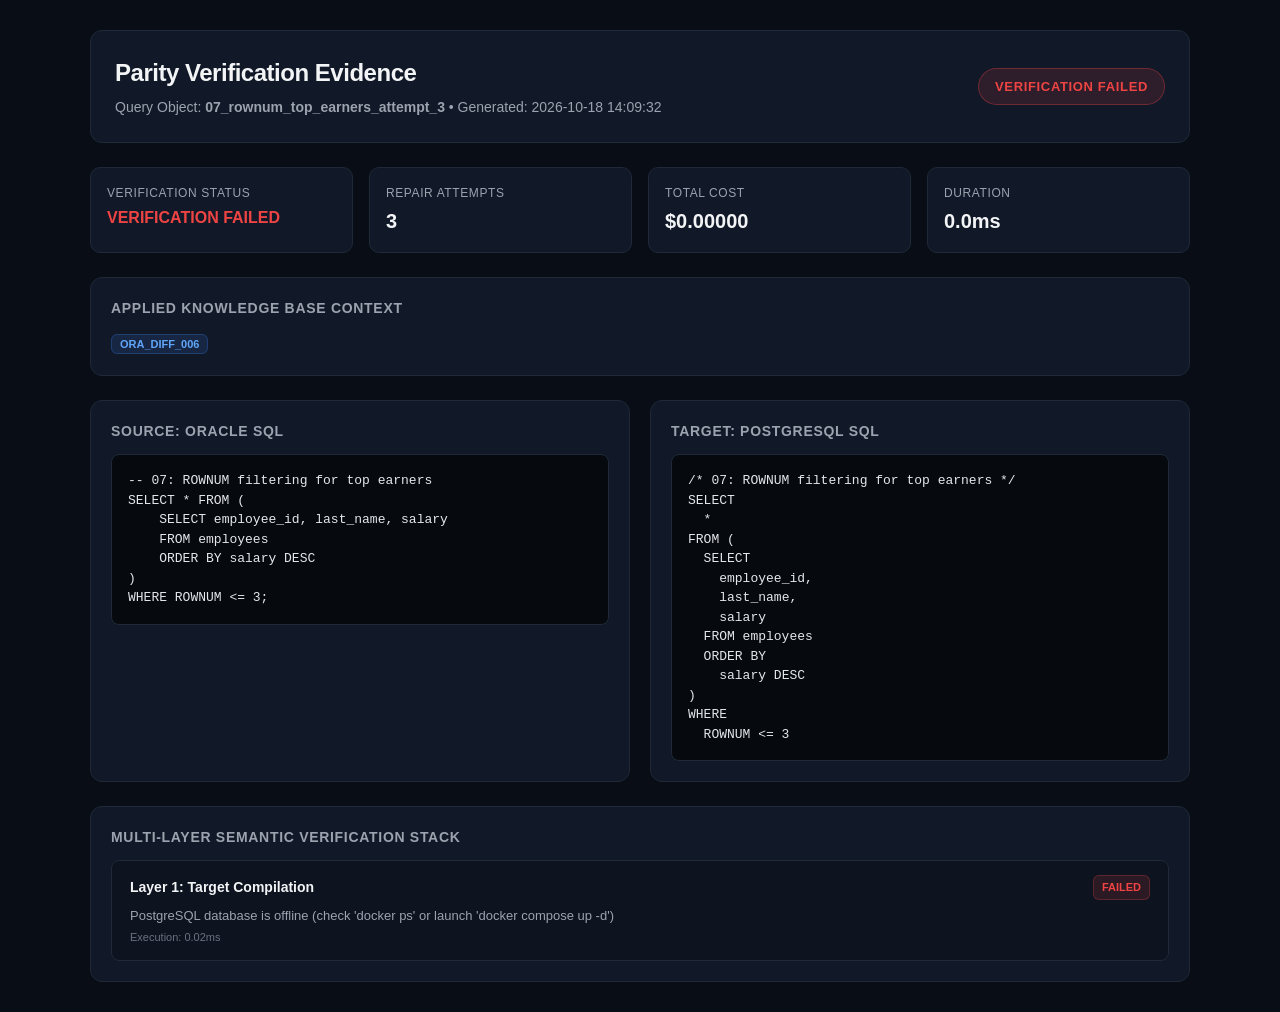
<file: reports/output/07_rownum_top_earners_evidence.html>
<!DOCTYPE html>
<html lang="en">
<head>
    <meta charset="UTF-8">
    <meta name="viewport" content="width=device-width, initial-scale=1.0">
    <title>Parity Evidence Report: 07_rownum_top_earners_attempt_3</title>
    <style>
        :root {
            --bg: #090d16;
            --surface: #111827;
            --surface-border: #1f2937;
            --text-primary: #f3f4f6;
            --text-secondary: #9ca3af;
            --accent: #3b82f6;
            --font-mono: ui-monospace, SFMono-Regular, Menlo, Monaco, Consolas, monospace;
        }
        body {
            margin: 0;
            padding: 30px;
            background-color: var(--bg);
            color: var(--text-primary);
            font-family: -apple-system, BlinkMacSystemFont, "Segoe UI", Roboto, Helvetica, Arial, sans-serif;
            line-height: 1.5;
        }
        .container {
            max-width: 1100px;
            margin: 0 auto;
        }
        .header {
            display: flex;
            justify-content: space-between;
            align-items: center;
            padding: 24px;
            background: var(--surface);
            border: 1px solid var(--surface-border);
            border-radius: 12px;
            margin-bottom: 24px;
        }
        .title-group h1 {
            margin: 0 0 6px 0;
            font-size: 24px;
            letter-spacing: -0.02em;
        }
        .subtitle {
            color: var(--text-secondary);
            font-size: 14px;
        }
        .status-pill {
            padding: 8px 16px;
            border-radius: 9999px;
            font-weight: 700;
            font-size: 13px;
            letter-spacing: 0.05em;
            background: #ef444422;
            color: #ef4444;
            border: 1px solid #ef444455;
        }
        .stats-bar {
            display: grid;
            grid-template-columns: repeat(4, 1fr);
            gap: 16px;
            margin-bottom: 24px;
        }
        .stat-card {
            background: var(--surface);
            border: 1px solid var(--surface-border);
            border-radius: 10px;
            padding: 16px;
        }
        .stat-label {
            font-size: 12px;
            color: var(--text-secondary);
            text-transform: uppercase;
            letter-spacing: 0.05em;
            margin-bottom: 4px;
        }
        .stat-value {
            font-size: 20px;
            font-weight: 700;
            color: var(--text-primary);
        }
        .grid {
            display: grid;
            grid-template-columns: 1fr 1fr;
            gap: 20px;
            margin-bottom: 24px;
        }
        .card {
            background: var(--surface);
            border: 1px solid var(--surface-border);
            border-radius: 12px;
            padding: 20px;
        }
        .card-title {
            font-size: 14px;
            text-transform: uppercase;
            letter-spacing: 0.05em;
            color: var(--text-secondary);
            margin-bottom: 12px;
            font-weight: 600;
        }
        pre {
            margin: 0;
            padding: 16px;
            background: #06090e;
            border: 1px solid var(--surface-border);
            border-radius: 8px;
            font-family: var(--font-mono);
            font-size: 13px;
            color: #e5e7eb;
            overflow-x: auto;
            white-space: pre-wrap;
        }
        .layer-stack {
            display: flex;
            flex-direction: column;
            gap: 12px;
        }
        .layer-card {
            background: #0d131f;
            border: 1px solid var(--surface-border);
            border-radius: 8px;
            padding: 14px 18px;
        }
        .layer-header {
            display: flex;
            justify-content: space-between;
            align-items: center;
            margin-bottom: 6px;
        }
        .layer-title {
            font-weight: 600;
            font-size: 14px;
        }
        .layer-msg {
            font-size: 13px;
            color: var(--text-secondary);
        }
        .layer-meta {
            font-size: 11px;
            color: #6b7280;
            margin-top: 4px;
        }
        .badge {
            padding: 3px 8px;
            border-radius: 6px;
            font-size: 11px;
            font-weight: 600;
        }
    </style>
</head>
<body>
    <div class="container">
        <div class="header">
            <div class="title-group">
                <h1>Parity Verification Evidence</h1>
                <div class="subtitle">Query Object: <strong>07_rownum_top_earners_attempt_3</strong> • Generated: 2026-10-18 14:09:32</div>
            </div>
            <div class="status-pill">VERIFICATION FAILED</div>
        </div>

        <div class="stats-bar">
            <div class="stat-card">
                <div class="stat-label">Verification Status</div>
                <div class="stat-value" style="color: #ef4444; font-size: 16px;">VERIFICATION FAILED</div>
            </div>
            <div class="stat-card">
                <div class="stat-label">Repair Attempts</div>
                <div class="stat-value">3</div>
            </div>
            <div class="stat-card">
                <div class="stat-label">Total Cost</div>
                <div class="stat-value">$0.00000</div>
            </div>
            <div class="stat-card">
                <div class="stat-label">Duration</div>
                <div class="stat-value">0.0ms</div>
            </div>
        </div>

        
        <div class="card" style="margin-bottom: 24px;">
            <div class="card-title">Applied Knowledge Base Context</div>
            <div><span class="badge" style="background:#3b82f622; color:#60a5fa; border:1px solid #3b82f644; margin-right:6px;">ORA_DIFF_006</span></div>
        </div>
        

        <div class="grid">
            <div class="card">
                <div class="card-title">Source: Oracle SQL</div>
                <pre>-- 07: ROWNUM filtering for top earners
SELECT * FROM (
    SELECT employee_id, last_name, salary
    FROM employees
    ORDER BY salary DESC
)
WHERE ROWNUM &lt;= 3;</pre>
            </div>
            <div class="card">
                <div class="card-title">Target: PostgreSQL SQL</div>
                <pre>/* 07: ROWNUM filtering for top earners */
SELECT
  *
FROM (
  SELECT
    employee_id,
    last_name,
    salary
  FROM employees
  ORDER BY
    salary DESC
)
WHERE
  ROWNUM &lt;= 3</pre>
            </div>
        </div>

        <div class="card">
            <div class="card-title">Multi-Layer Semantic Verification Stack</div>
            <div class="layer-stack">
                
        <div class="layer-card">
            <div class="layer-header">
                <span class="layer-title">Layer 1: Target Compilation</span>
                <span class="badge" style="background: #ef444422; color: #ef4444; border: 1px solid #ef444444;">
                    FAILED
                </span>
            </div>
            <div class="layer-msg">PostgreSQL database is offline (check &#x27;docker ps&#x27; or launch &#x27;docker compose up -d&#x27;)</div>
            <div class="layer-meta">Execution: 0.02ms</div>
        </div>
        
            </div>
        </div>
    </div>
</body>
</html>
</file>
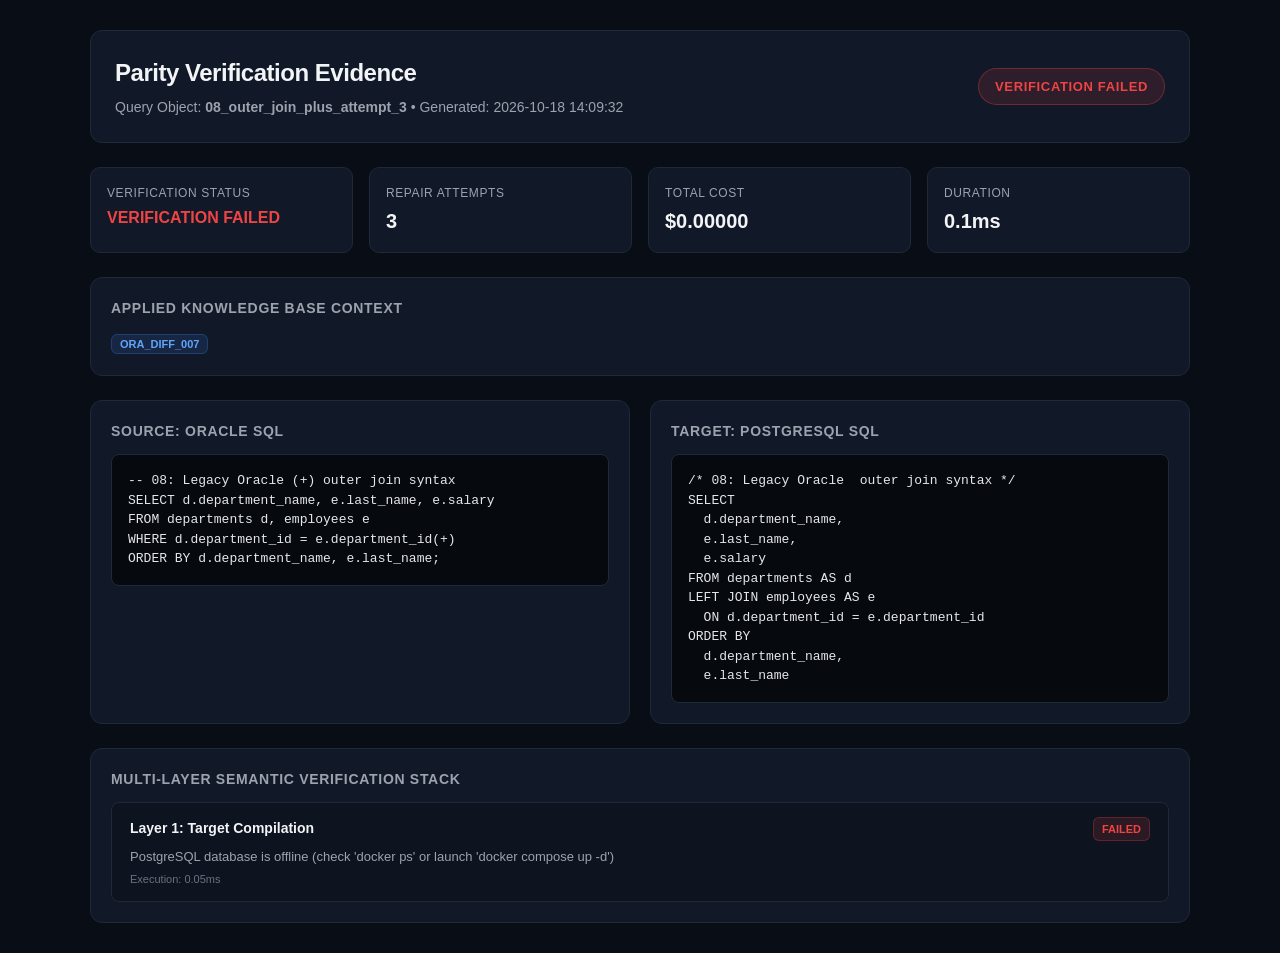
<file: reports/output/08_outer_join_plus_evidence.html>
<!DOCTYPE html>
<html lang="en">
<head>
    <meta charset="UTF-8">
    <meta name="viewport" content="width=device-width, initial-scale=1.0">
    <title>Parity Evidence Report: 08_outer_join_plus_attempt_3</title>
    <style>
        :root {
            --bg: #090d16;
            --surface: #111827;
            --surface-border: #1f2937;
            --text-primary: #f3f4f6;
            --text-secondary: #9ca3af;
            --accent: #3b82f6;
            --font-mono: ui-monospace, SFMono-Regular, Menlo, Monaco, Consolas, monospace;
        }
        body {
            margin: 0;
            padding: 30px;
            background-color: var(--bg);
            color: var(--text-primary);
            font-family: -apple-system, BlinkMacSystemFont, "Segoe UI", Roboto, Helvetica, Arial, sans-serif;
            line-height: 1.5;
        }
        .container {
            max-width: 1100px;
            margin: 0 auto;
        }
        .header {
            display: flex;
            justify-content: space-between;
            align-items: center;
            padding: 24px;
            background: var(--surface);
            border: 1px solid var(--surface-border);
            border-radius: 12px;
            margin-bottom: 24px;
        }
        .title-group h1 {
            margin: 0 0 6px 0;
            font-size: 24px;
            letter-spacing: -0.02em;
        }
        .subtitle {
            color: var(--text-secondary);
            font-size: 14px;
        }
        .status-pill {
            padding: 8px 16px;
            border-radius: 9999px;
            font-weight: 700;
            font-size: 13px;
            letter-spacing: 0.05em;
            background: #ef444422;
            color: #ef4444;
            border: 1px solid #ef444455;
        }
        .stats-bar {
            display: grid;
            grid-template-columns: repeat(4, 1fr);
            gap: 16px;
            margin-bottom: 24px;
        }
        .stat-card {
            background: var(--surface);
            border: 1px solid var(--surface-border);
            border-radius: 10px;
            padding: 16px;
        }
        .stat-label {
            font-size: 12px;
            color: var(--text-secondary);
            text-transform: uppercase;
            letter-spacing: 0.05em;
            margin-bottom: 4px;
        }
        .stat-value {
            font-size: 20px;
            font-weight: 700;
            color: var(--text-primary);
        }
        .grid {
            display: grid;
            grid-template-columns: 1fr 1fr;
            gap: 20px;
            margin-bottom: 24px;
        }
        .card {
            background: var(--surface);
            border: 1px solid var(--surface-border);
            border-radius: 12px;
            padding: 20px;
        }
        .card-title {
            font-size: 14px;
            text-transform: uppercase;
            letter-spacing: 0.05em;
            color: var(--text-secondary);
            margin-bottom: 12px;
            font-weight: 600;
        }
        pre {
            margin: 0;
            padding: 16px;
            background: #06090e;
            border: 1px solid var(--surface-border);
            border-radius: 8px;
            font-family: var(--font-mono);
            font-size: 13px;
            color: #e5e7eb;
            overflow-x: auto;
            white-space: pre-wrap;
        }
        .layer-stack {
            display: flex;
            flex-direction: column;
            gap: 12px;
        }
        .layer-card {
            background: #0d131f;
            border: 1px solid var(--surface-border);
            border-radius: 8px;
            padding: 14px 18px;
        }
        .layer-header {
            display: flex;
            justify-content: space-between;
            align-items: center;
            margin-bottom: 6px;
        }
        .layer-title {
            font-weight: 600;
            font-size: 14px;
        }
        .layer-msg {
            font-size: 13px;
            color: var(--text-secondary);
        }
        .layer-meta {
            font-size: 11px;
            color: #6b7280;
            margin-top: 4px;
        }
        .badge {
            padding: 3px 8px;
            border-radius: 6px;
            font-size: 11px;
            font-weight: 600;
        }
    </style>
</head>
<body>
    <div class="container">
        <div class="header">
            <div class="title-group">
                <h1>Parity Verification Evidence</h1>
                <div class="subtitle">Query Object: <strong>08_outer_join_plus_attempt_3</strong> • Generated: 2026-10-18 14:09:32</div>
            </div>
            <div class="status-pill">VERIFICATION FAILED</div>
        </div>

        <div class="stats-bar">
            <div class="stat-card">
                <div class="stat-label">Verification Status</div>
                <div class="stat-value" style="color: #ef4444; font-size: 16px;">VERIFICATION FAILED</div>
            </div>
            <div class="stat-card">
                <div class="stat-label">Repair Attempts</div>
                <div class="stat-value">3</div>
            </div>
            <div class="stat-card">
                <div class="stat-label">Total Cost</div>
                <div class="stat-value">$0.00000</div>
            </div>
            <div class="stat-card">
                <div class="stat-label">Duration</div>
                <div class="stat-value">0.1ms</div>
            </div>
        </div>

        
        <div class="card" style="margin-bottom: 24px;">
            <div class="card-title">Applied Knowledge Base Context</div>
            <div><span class="badge" style="background:#3b82f622; color:#60a5fa; border:1px solid #3b82f644; margin-right:6px;">ORA_DIFF_007</span></div>
        </div>
        

        <div class="grid">
            <div class="card">
                <div class="card-title">Source: Oracle SQL</div>
                <pre>-- 08: Legacy Oracle (+) outer join syntax
SELECT d.department_name, e.last_name, e.salary
FROM departments d, employees e
WHERE d.department_id = e.department_id(+)
ORDER BY d.department_name, e.last_name;</pre>
            </div>
            <div class="card">
                <div class="card-title">Target: PostgreSQL SQL</div>
                <pre>/* 08: Legacy Oracle  outer join syntax */
SELECT
  d.department_name,
  e.last_name,
  e.salary
FROM departments AS d
LEFT JOIN employees AS e
  ON d.department_id = e.department_id
ORDER BY
  d.department_name,
  e.last_name</pre>
            </div>
        </div>

        <div class="card">
            <div class="card-title">Multi-Layer Semantic Verification Stack</div>
            <div class="layer-stack">
                
        <div class="layer-card">
            <div class="layer-header">
                <span class="layer-title">Layer 1: Target Compilation</span>
                <span class="badge" style="background: #ef444422; color: #ef4444; border: 1px solid #ef444444;">
                    FAILED
                </span>
            </div>
            <div class="layer-msg">PostgreSQL database is offline (check &#x27;docker ps&#x27; or launch &#x27;docker compose up -d&#x27;)</div>
            <div class="layer-meta">Execution: 0.05ms</div>
        </div>
        
            </div>
        </div>
    </div>
</body>
</html>
</file>
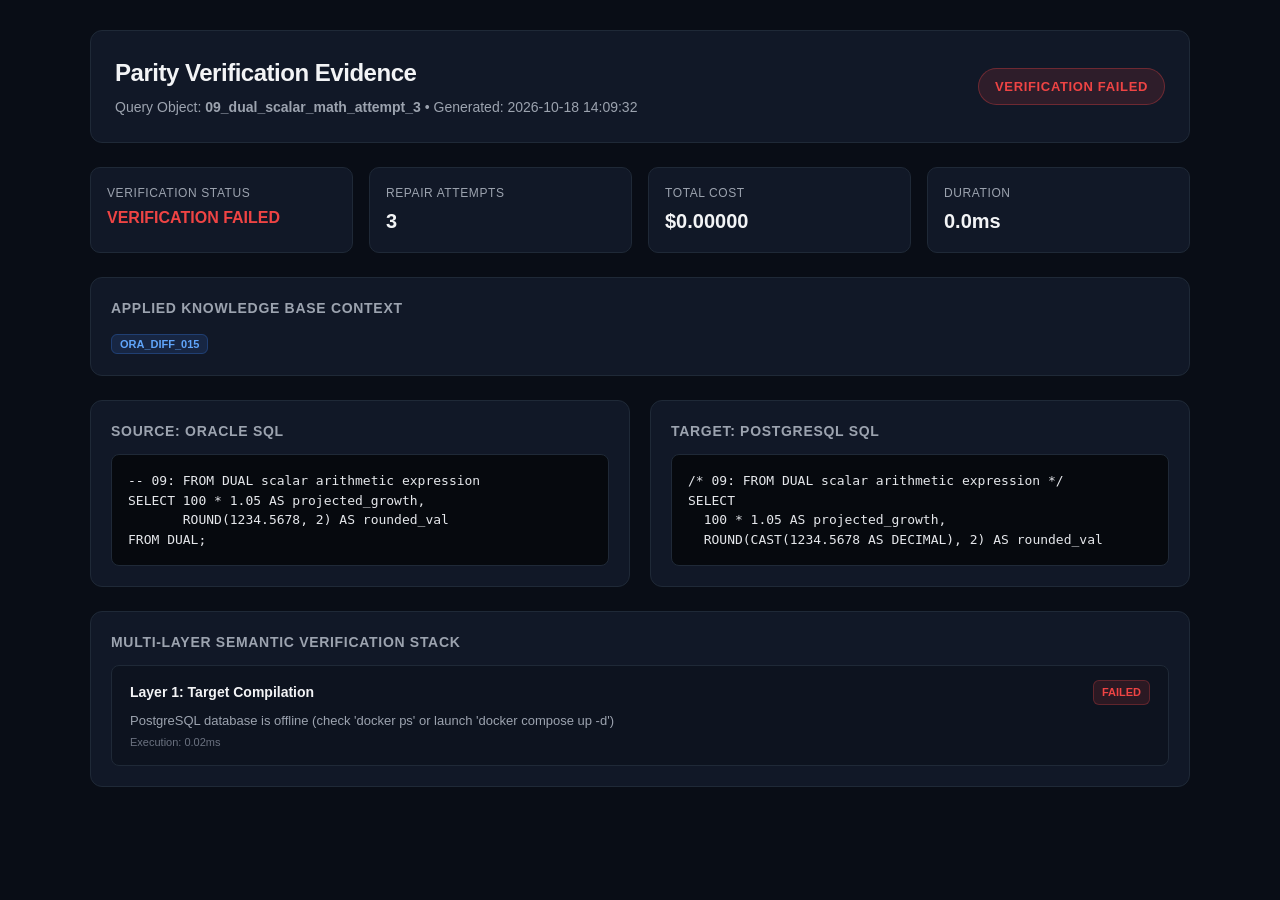
<file: reports/output/09_dual_scalar_math_evidence.html>
<!DOCTYPE html>
<html lang="en">
<head>
    <meta charset="UTF-8">
    <meta name="viewport" content="width=device-width, initial-scale=1.0">
    <title>Parity Evidence Report: 09_dual_scalar_math_attempt_3</title>
    <style>
        :root {
            --bg: #090d16;
            --surface: #111827;
            --surface-border: #1f2937;
            --text-primary: #f3f4f6;
            --text-secondary: #9ca3af;
            --accent: #3b82f6;
            --font-mono: ui-monospace, SFMono-Regular, Menlo, Monaco, Consolas, monospace;
        }
        body {
            margin: 0;
            padding: 30px;
            background-color: var(--bg);
            color: var(--text-primary);
            font-family: -apple-system, BlinkMacSystemFont, "Segoe UI", Roboto, Helvetica, Arial, sans-serif;
            line-height: 1.5;
        }
        .container {
            max-width: 1100px;
            margin: 0 auto;
        }
        .header {
            display: flex;
            justify-content: space-between;
            align-items: center;
            padding: 24px;
            background: var(--surface);
            border: 1px solid var(--surface-border);
            border-radius: 12px;
            margin-bottom: 24px;
        }
        .title-group h1 {
            margin: 0 0 6px 0;
            font-size: 24px;
            letter-spacing: -0.02em;
        }
        .subtitle {
            color: var(--text-secondary);
            font-size: 14px;
        }
        .status-pill {
            padding: 8px 16px;
            border-radius: 9999px;
            font-weight: 700;
            font-size: 13px;
            letter-spacing: 0.05em;
            background: #ef444422;
            color: #ef4444;
            border: 1px solid #ef444455;
        }
        .stats-bar {
            display: grid;
            grid-template-columns: repeat(4, 1fr);
            gap: 16px;
            margin-bottom: 24px;
        }
        .stat-card {
            background: var(--surface);
            border: 1px solid var(--surface-border);
            border-radius: 10px;
            padding: 16px;
        }
        .stat-label {
            font-size: 12px;
            color: var(--text-secondary);
            text-transform: uppercase;
            letter-spacing: 0.05em;
            margin-bottom: 4px;
        }
        .stat-value {
            font-size: 20px;
            font-weight: 700;
            color: var(--text-primary);
        }
        .grid {
            display: grid;
            grid-template-columns: 1fr 1fr;
            gap: 20px;
            margin-bottom: 24px;
        }
        .card {
            background: var(--surface);
            border: 1px solid var(--surface-border);
            border-radius: 12px;
            padding: 20px;
        }
        .card-title {
            font-size: 14px;
            text-transform: uppercase;
            letter-spacing: 0.05em;
            color: var(--text-secondary);
            margin-bottom: 12px;
            font-weight: 600;
        }
        pre {
            margin: 0;
            padding: 16px;
            background: #06090e;
            border: 1px solid var(--surface-border);
            border-radius: 8px;
            font-family: var(--font-mono);
            font-size: 13px;
            color: #e5e7eb;
            overflow-x: auto;
            white-space: pre-wrap;
        }
        .layer-stack {
            display: flex;
            flex-direction: column;
            gap: 12px;
        }
        .layer-card {
            background: #0d131f;
            border: 1px solid var(--surface-border);
            border-radius: 8px;
            padding: 14px 18px;
        }
        .layer-header {
            display: flex;
            justify-content: space-between;
            align-items: center;
            margin-bottom: 6px;
        }
        .layer-title {
            font-weight: 600;
            font-size: 14px;
        }
        .layer-msg {
            font-size: 13px;
            color: var(--text-secondary);
        }
        .layer-meta {
            font-size: 11px;
            color: #6b7280;
            margin-top: 4px;
        }
        .badge {
            padding: 3px 8px;
            border-radius: 6px;
            font-size: 11px;
            font-weight: 600;
        }
    </style>
</head>
<body>
    <div class="container">
        <div class="header">
            <div class="title-group">
                <h1>Parity Verification Evidence</h1>
                <div class="subtitle">Query Object: <strong>09_dual_scalar_math_attempt_3</strong> • Generated: 2026-10-18 14:09:32</div>
            </div>
            <div class="status-pill">VERIFICATION FAILED</div>
        </div>

        <div class="stats-bar">
            <div class="stat-card">
                <div class="stat-label">Verification Status</div>
                <div class="stat-value" style="color: #ef4444; font-size: 16px;">VERIFICATION FAILED</div>
            </div>
            <div class="stat-card">
                <div class="stat-label">Repair Attempts</div>
                <div class="stat-value">3</div>
            </div>
            <div class="stat-card">
                <div class="stat-label">Total Cost</div>
                <div class="stat-value">$0.00000</div>
            </div>
            <div class="stat-card">
                <div class="stat-label">Duration</div>
                <div class="stat-value">0.0ms</div>
            </div>
        </div>

        
        <div class="card" style="margin-bottom: 24px;">
            <div class="card-title">Applied Knowledge Base Context</div>
            <div><span class="badge" style="background:#3b82f622; color:#60a5fa; border:1px solid #3b82f644; margin-right:6px;">ORA_DIFF_015</span></div>
        </div>
        

        <div class="grid">
            <div class="card">
                <div class="card-title">Source: Oracle SQL</div>
                <pre>-- 09: FROM DUAL scalar arithmetic expression
SELECT 100 * 1.05 AS projected_growth,
       ROUND(1234.5678, 2) AS rounded_val
FROM DUAL;</pre>
            </div>
            <div class="card">
                <div class="card-title">Target: PostgreSQL SQL</div>
                <pre>/* 09: FROM DUAL scalar arithmetic expression */
SELECT
  100 * 1.05 AS projected_growth,
  ROUND(CAST(1234.5678 AS DECIMAL), 2) AS rounded_val</pre>
            </div>
        </div>

        <div class="card">
            <div class="card-title">Multi-Layer Semantic Verification Stack</div>
            <div class="layer-stack">
                
        <div class="layer-card">
            <div class="layer-header">
                <span class="layer-title">Layer 1: Target Compilation</span>
                <span class="badge" style="background: #ef444422; color: #ef4444; border: 1px solid #ef444444;">
                    FAILED
                </span>
            </div>
            <div class="layer-msg">PostgreSQL database is offline (check &#x27;docker ps&#x27; or launch &#x27;docker compose up -d&#x27;)</div>
            <div class="layer-meta">Execution: 0.02ms</div>
        </div>
        
            </div>
        </div>
    </div>
</body>
</html>
</file>
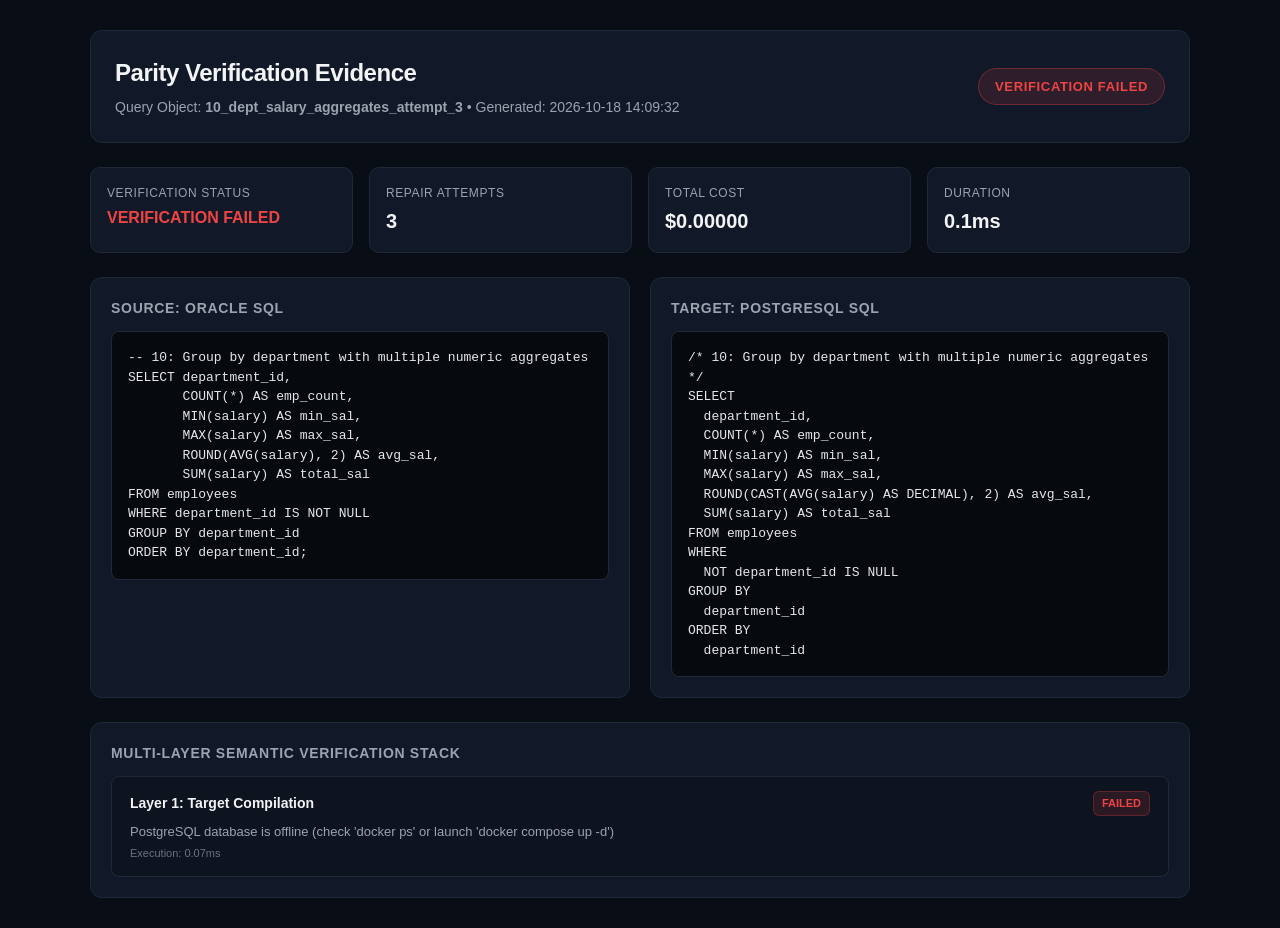
<file: reports/output/10_dept_salary_aggregates_evidence.html>
<!DOCTYPE html>
<html lang="en">
<head>
    <meta charset="UTF-8">
    <meta name="viewport" content="width=device-width, initial-scale=1.0">
    <title>Parity Evidence Report: 10_dept_salary_aggregates_attempt_3</title>
    <style>
        :root {
            --bg: #090d16;
            --surface: #111827;
            --surface-border: #1f2937;
            --text-primary: #f3f4f6;
            --text-secondary: #9ca3af;
            --accent: #3b82f6;
            --font-mono: ui-monospace, SFMono-Regular, Menlo, Monaco, Consolas, monospace;
        }
        body {
            margin: 0;
            padding: 30px;
            background-color: var(--bg);
            color: var(--text-primary);
            font-family: -apple-system, BlinkMacSystemFont, "Segoe UI", Roboto, Helvetica, Arial, sans-serif;
            line-height: 1.5;
        }
        .container {
            max-width: 1100px;
            margin: 0 auto;
        }
        .header {
            display: flex;
            justify-content: space-between;
            align-items: center;
            padding: 24px;
            background: var(--surface);
            border: 1px solid var(--surface-border);
            border-radius: 12px;
            margin-bottom: 24px;
        }
        .title-group h1 {
            margin: 0 0 6px 0;
            font-size: 24px;
            letter-spacing: -0.02em;
        }
        .subtitle {
            color: var(--text-secondary);
            font-size: 14px;
        }
        .status-pill {
            padding: 8px 16px;
            border-radius: 9999px;
            font-weight: 700;
            font-size: 13px;
            letter-spacing: 0.05em;
            background: #ef444422;
            color: #ef4444;
            border: 1px solid #ef444455;
        }
        .stats-bar {
            display: grid;
            grid-template-columns: repeat(4, 1fr);
            gap: 16px;
            margin-bottom: 24px;
        }
        .stat-card {
            background: var(--surface);
            border: 1px solid var(--surface-border);
            border-radius: 10px;
            padding: 16px;
        }
        .stat-label {
            font-size: 12px;
            color: var(--text-secondary);
            text-transform: uppercase;
            letter-spacing: 0.05em;
            margin-bottom: 4px;
        }
        .stat-value {
            font-size: 20px;
            font-weight: 700;
            color: var(--text-primary);
        }
        .grid {
            display: grid;
            grid-template-columns: 1fr 1fr;
            gap: 20px;
            margin-bottom: 24px;
        }
        .card {
            background: var(--surface);
            border: 1px solid var(--surface-border);
            border-radius: 12px;
            padding: 20px;
        }
        .card-title {
            font-size: 14px;
            text-transform: uppercase;
            letter-spacing: 0.05em;
            color: var(--text-secondary);
            margin-bottom: 12px;
            font-weight: 600;
        }
        pre {
            margin: 0;
            padding: 16px;
            background: #06090e;
            border: 1px solid var(--surface-border);
            border-radius: 8px;
            font-family: var(--font-mono);
            font-size: 13px;
            color: #e5e7eb;
            overflow-x: auto;
            white-space: pre-wrap;
        }
        .layer-stack {
            display: flex;
            flex-direction: column;
            gap: 12px;
        }
        .layer-card {
            background: #0d131f;
            border: 1px solid var(--surface-border);
            border-radius: 8px;
            padding: 14px 18px;
        }
        .layer-header {
            display: flex;
            justify-content: space-between;
            align-items: center;
            margin-bottom: 6px;
        }
        .layer-title {
            font-weight: 600;
            font-size: 14px;
        }
        .layer-msg {
            font-size: 13px;
            color: var(--text-secondary);
        }
        .layer-meta {
            font-size: 11px;
            color: #6b7280;
            margin-top: 4px;
        }
        .badge {
            padding: 3px 8px;
            border-radius: 6px;
            font-size: 11px;
            font-weight: 600;
        }
    </style>
</head>
<body>
    <div class="container">
        <div class="header">
            <div class="title-group">
                <h1>Parity Verification Evidence</h1>
                <div class="subtitle">Query Object: <strong>10_dept_salary_aggregates_attempt_3</strong> • Generated: 2026-10-18 14:09:32</div>
            </div>
            <div class="status-pill">VERIFICATION FAILED</div>
        </div>

        <div class="stats-bar">
            <div class="stat-card">
                <div class="stat-label">Verification Status</div>
                <div class="stat-value" style="color: #ef4444; font-size: 16px;">VERIFICATION FAILED</div>
            </div>
            <div class="stat-card">
                <div class="stat-label">Repair Attempts</div>
                <div class="stat-value">3</div>
            </div>
            <div class="stat-card">
                <div class="stat-label">Total Cost</div>
                <div class="stat-value">$0.00000</div>
            </div>
            <div class="stat-card">
                <div class="stat-label">Duration</div>
                <div class="stat-value">0.1ms</div>
            </div>
        </div>

        

        <div class="grid">
            <div class="card">
                <div class="card-title">Source: Oracle SQL</div>
                <pre>-- 10: Group by department with multiple numeric aggregates
SELECT department_id,
       COUNT(*) AS emp_count,
       MIN(salary) AS min_sal,
       MAX(salary) AS max_sal,
       ROUND(AVG(salary), 2) AS avg_sal,
       SUM(salary) AS total_sal
FROM employees
WHERE department_id IS NOT NULL
GROUP BY department_id
ORDER BY department_id;</pre>
            </div>
            <div class="card">
                <div class="card-title">Target: PostgreSQL SQL</div>
                <pre>/* 10: Group by department with multiple numeric aggregates */
SELECT
  department_id,
  COUNT(*) AS emp_count,
  MIN(salary) AS min_sal,
  MAX(salary) AS max_sal,
  ROUND(CAST(AVG(salary) AS DECIMAL), 2) AS avg_sal,
  SUM(salary) AS total_sal
FROM employees
WHERE
  NOT department_id IS NULL
GROUP BY
  department_id
ORDER BY
  department_id</pre>
            </div>
        </div>

        <div class="card">
            <div class="card-title">Multi-Layer Semantic Verification Stack</div>
            <div class="layer-stack">
                
        <div class="layer-card">
            <div class="layer-header">
                <span class="layer-title">Layer 1: Target Compilation</span>
                <span class="badge" style="background: #ef444422; color: #ef4444; border: 1px solid #ef444444;">
                    FAILED
                </span>
            </div>
            <div class="layer-msg">PostgreSQL database is offline (check &#x27;docker ps&#x27; or launch &#x27;docker compose up -d&#x27;)</div>
            <div class="layer-meta">Execution: 0.07ms</div>
        </div>
        
            </div>
        </div>
    </div>
</body>
</html>
</file>
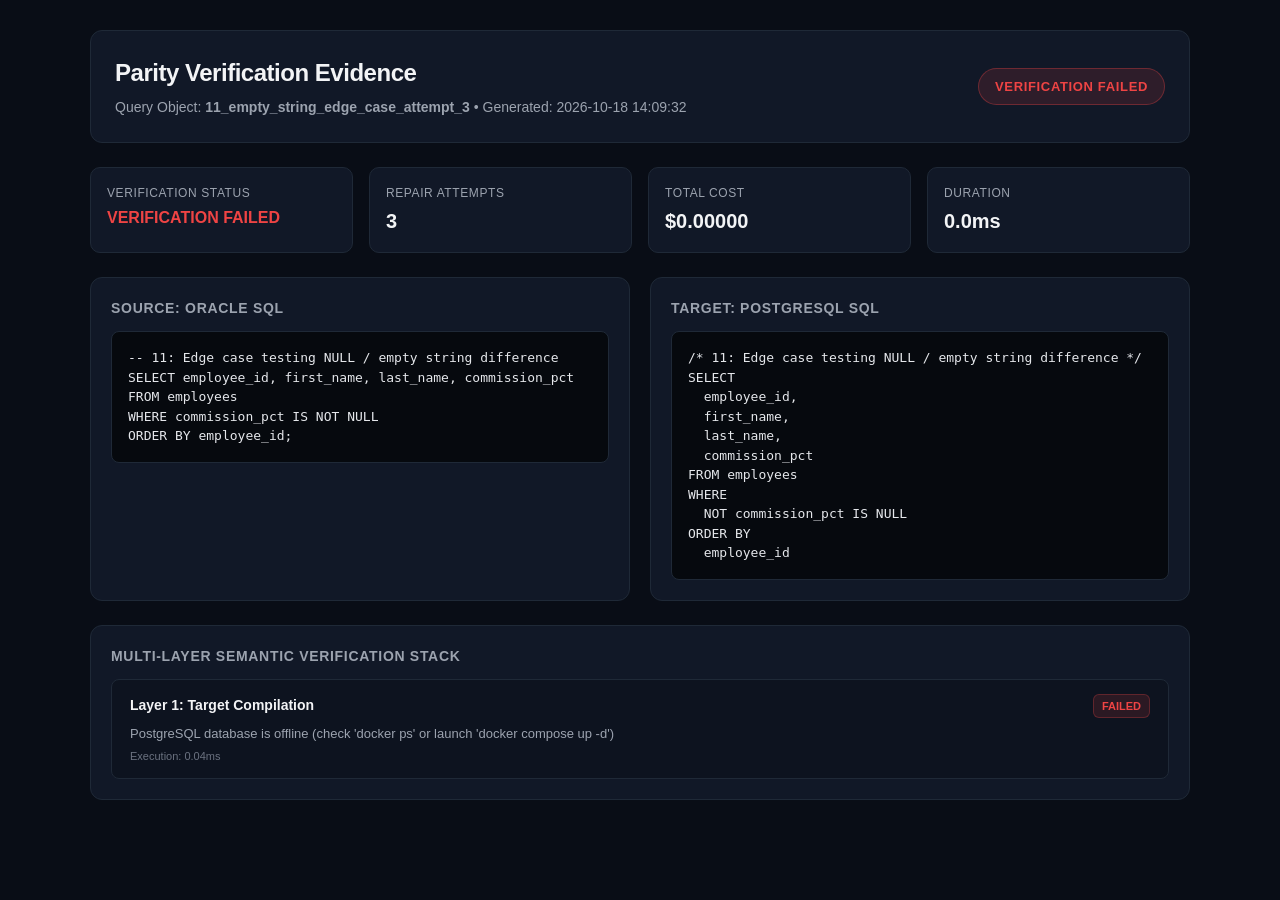
<file: reports/output/11_empty_string_edge_case_evidence.html>
<!DOCTYPE html>
<html lang="en">
<head>
    <meta charset="UTF-8">
    <meta name="viewport" content="width=device-width, initial-scale=1.0">
    <title>Parity Evidence Report: 11_empty_string_edge_case_attempt_3</title>
    <style>
        :root {
            --bg: #090d16;
            --surface: #111827;
            --surface-border: #1f2937;
            --text-primary: #f3f4f6;
            --text-secondary: #9ca3af;
            --accent: #3b82f6;
            --font-mono: ui-monospace, SFMono-Regular, Menlo, Monaco, Consolas, monospace;
        }
        body {
            margin: 0;
            padding: 30px;
            background-color: var(--bg);
            color: var(--text-primary);
            font-family: -apple-system, BlinkMacSystemFont, "Segoe UI", Roboto, Helvetica, Arial, sans-serif;
            line-height: 1.5;
        }
        .container {
            max-width: 1100px;
            margin: 0 auto;
        }
        .header {
            display: flex;
            justify-content: space-between;
            align-items: center;
            padding: 24px;
            background: var(--surface);
            border: 1px solid var(--surface-border);
            border-radius: 12px;
            margin-bottom: 24px;
        }
        .title-group h1 {
            margin: 0 0 6px 0;
            font-size: 24px;
            letter-spacing: -0.02em;
        }
        .subtitle {
            color: var(--text-secondary);
            font-size: 14px;
        }
        .status-pill {
            padding: 8px 16px;
            border-radius: 9999px;
            font-weight: 700;
            font-size: 13px;
            letter-spacing: 0.05em;
            background: #ef444422;
            color: #ef4444;
            border: 1px solid #ef444455;
        }
        .stats-bar {
            display: grid;
            grid-template-columns: repeat(4, 1fr);
            gap: 16px;
            margin-bottom: 24px;
        }
        .stat-card {
            background: var(--surface);
            border: 1px solid var(--surface-border);
            border-radius: 10px;
            padding: 16px;
        }
        .stat-label {
            font-size: 12px;
            color: var(--text-secondary);
            text-transform: uppercase;
            letter-spacing: 0.05em;
            margin-bottom: 4px;
        }
        .stat-value {
            font-size: 20px;
            font-weight: 700;
            color: var(--text-primary);
        }
        .grid {
            display: grid;
            grid-template-columns: 1fr 1fr;
            gap: 20px;
            margin-bottom: 24px;
        }
        .card {
            background: var(--surface);
            border: 1px solid var(--surface-border);
            border-radius: 12px;
            padding: 20px;
        }
        .card-title {
            font-size: 14px;
            text-transform: uppercase;
            letter-spacing: 0.05em;
            color: var(--text-secondary);
            margin-bottom: 12px;
            font-weight: 600;
        }
        pre {
            margin: 0;
            padding: 16px;
            background: #06090e;
            border: 1px solid var(--surface-border);
            border-radius: 8px;
            font-family: var(--font-mono);
            font-size: 13px;
            color: #e5e7eb;
            overflow-x: auto;
            white-space: pre-wrap;
        }
        .layer-stack {
            display: flex;
            flex-direction: column;
            gap: 12px;
        }
        .layer-card {
            background: #0d131f;
            border: 1px solid var(--surface-border);
            border-radius: 8px;
            padding: 14px 18px;
        }
        .layer-header {
            display: flex;
            justify-content: space-between;
            align-items: center;
            margin-bottom: 6px;
        }
        .layer-title {
            font-weight: 600;
            font-size: 14px;
        }
        .layer-msg {
            font-size: 13px;
            color: var(--text-secondary);
        }
        .layer-meta {
            font-size: 11px;
            color: #6b7280;
            margin-top: 4px;
        }
        .badge {
            padding: 3px 8px;
            border-radius: 6px;
            font-size: 11px;
            font-weight: 600;
        }
    </style>
</head>
<body>
    <div class="container">
        <div class="header">
            <div class="title-group">
                <h1>Parity Verification Evidence</h1>
                <div class="subtitle">Query Object: <strong>11_empty_string_edge_case_attempt_3</strong> • Generated: 2026-10-18 14:09:32</div>
            </div>
            <div class="status-pill">VERIFICATION FAILED</div>
        </div>

        <div class="stats-bar">
            <div class="stat-card">
                <div class="stat-label">Verification Status</div>
                <div class="stat-value" style="color: #ef4444; font-size: 16px;">VERIFICATION FAILED</div>
            </div>
            <div class="stat-card">
                <div class="stat-label">Repair Attempts</div>
                <div class="stat-value">3</div>
            </div>
            <div class="stat-card">
                <div class="stat-label">Total Cost</div>
                <div class="stat-value">$0.00000</div>
            </div>
            <div class="stat-card">
                <div class="stat-label">Duration</div>
                <div class="stat-value">0.0ms</div>
            </div>
        </div>

        

        <div class="grid">
            <div class="card">
                <div class="card-title">Source: Oracle SQL</div>
                <pre>-- 11: Edge case testing NULL / empty string difference
SELECT employee_id, first_name, last_name, commission_pct
FROM employees
WHERE commission_pct IS NOT NULL
ORDER BY employee_id;</pre>
            </div>
            <div class="card">
                <div class="card-title">Target: PostgreSQL SQL</div>
                <pre>/* 11: Edge case testing NULL / empty string difference */
SELECT
  employee_id,
  first_name,
  last_name,
  commission_pct
FROM employees
WHERE
  NOT commission_pct IS NULL
ORDER BY
  employee_id</pre>
            </div>
        </div>

        <div class="card">
            <div class="card-title">Multi-Layer Semantic Verification Stack</div>
            <div class="layer-stack">
                
        <div class="layer-card">
            <div class="layer-header">
                <span class="layer-title">Layer 1: Target Compilation</span>
                <span class="badge" style="background: #ef444422; color: #ef4444; border: 1px solid #ef444444;">
                    FAILED
                </span>
            </div>
            <div class="layer-msg">PostgreSQL database is offline (check &#x27;docker ps&#x27; or launch &#x27;docker compose up -d&#x27;)</div>
            <div class="layer-meta">Execution: 0.04ms</div>
        </div>
        
            </div>
        </div>
    </div>
</body>
</html>
</file>
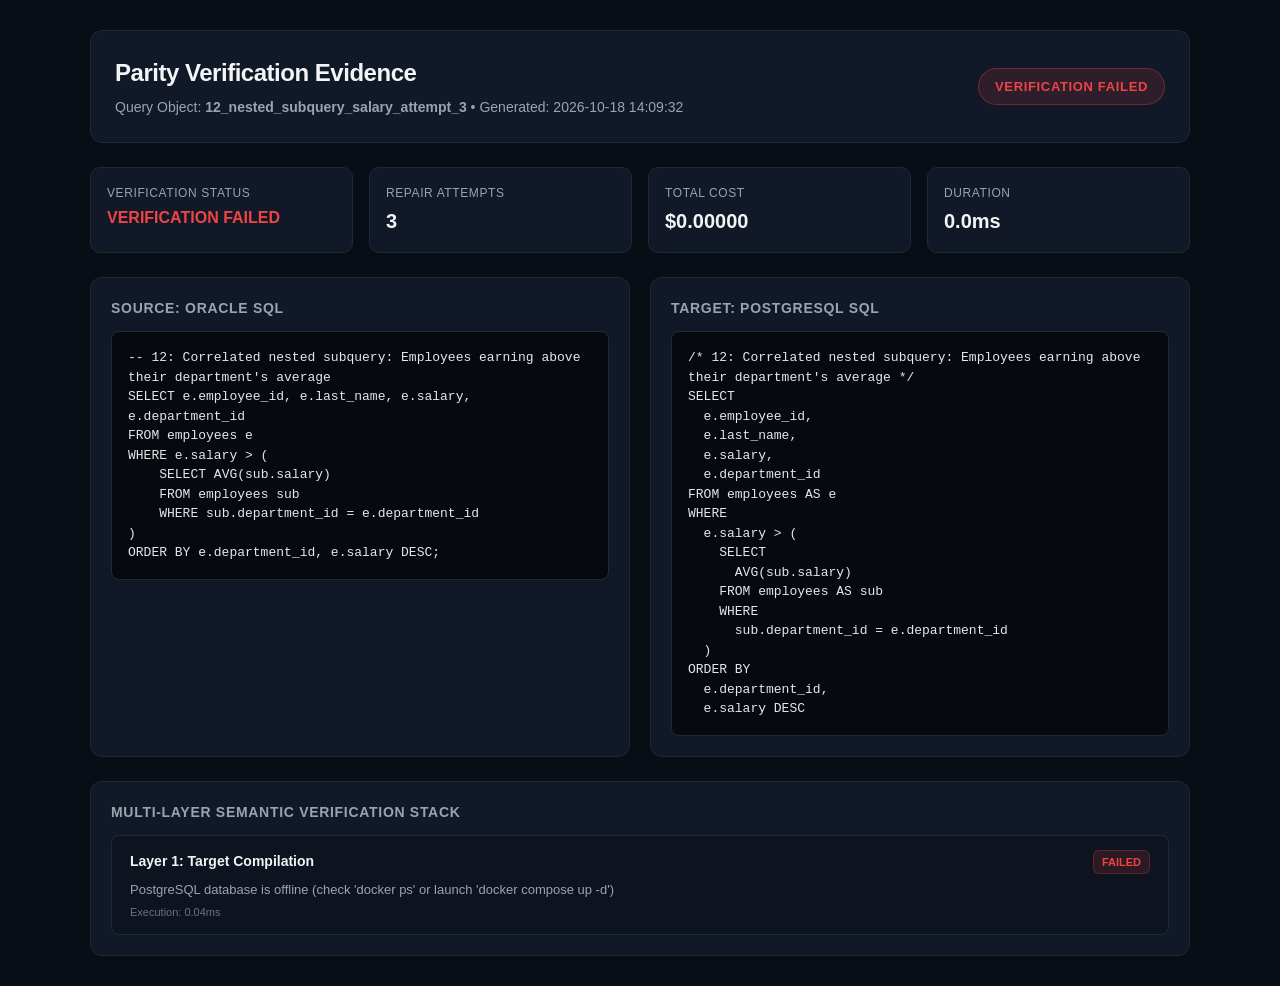
<file: reports/output/12_nested_subquery_salary_evidence.html>
<!DOCTYPE html>
<html lang="en">
<head>
    <meta charset="UTF-8">
    <meta name="viewport" content="width=device-width, initial-scale=1.0">
    <title>Parity Evidence Report: 12_nested_subquery_salary_attempt_3</title>
    <style>
        :root {
            --bg: #090d16;
            --surface: #111827;
            --surface-border: #1f2937;
            --text-primary: #f3f4f6;
            --text-secondary: #9ca3af;
            --accent: #3b82f6;
            --font-mono: ui-monospace, SFMono-Regular, Menlo, Monaco, Consolas, monospace;
        }
        body {
            margin: 0;
            padding: 30px;
            background-color: var(--bg);
            color: var(--text-primary);
            font-family: -apple-system, BlinkMacSystemFont, "Segoe UI", Roboto, Helvetica, Arial, sans-serif;
            line-height: 1.5;
        }
        .container {
            max-width: 1100px;
            margin: 0 auto;
        }
        .header {
            display: flex;
            justify-content: space-between;
            align-items: center;
            padding: 24px;
            background: var(--surface);
            border: 1px solid var(--surface-border);
            border-radius: 12px;
            margin-bottom: 24px;
        }
        .title-group h1 {
            margin: 0 0 6px 0;
            font-size: 24px;
            letter-spacing: -0.02em;
        }
        .subtitle {
            color: var(--text-secondary);
            font-size: 14px;
        }
        .status-pill {
            padding: 8px 16px;
            border-radius: 9999px;
            font-weight: 700;
            font-size: 13px;
            letter-spacing: 0.05em;
            background: #ef444422;
            color: #ef4444;
            border: 1px solid #ef444455;
        }
        .stats-bar {
            display: grid;
            grid-template-columns: repeat(4, 1fr);
            gap: 16px;
            margin-bottom: 24px;
        }
        .stat-card {
            background: var(--surface);
            border: 1px solid var(--surface-border);
            border-radius: 10px;
            padding: 16px;
        }
        .stat-label {
            font-size: 12px;
            color: var(--text-secondary);
            text-transform: uppercase;
            letter-spacing: 0.05em;
            margin-bottom: 4px;
        }
        .stat-value {
            font-size: 20px;
            font-weight: 700;
            color: var(--text-primary);
        }
        .grid {
            display: grid;
            grid-template-columns: 1fr 1fr;
            gap: 20px;
            margin-bottom: 24px;
        }
        .card {
            background: var(--surface);
            border: 1px solid var(--surface-border);
            border-radius: 12px;
            padding: 20px;
        }
        .card-title {
            font-size: 14px;
            text-transform: uppercase;
            letter-spacing: 0.05em;
            color: var(--text-secondary);
            margin-bottom: 12px;
            font-weight: 600;
        }
        pre {
            margin: 0;
            padding: 16px;
            background: #06090e;
            border: 1px solid var(--surface-border);
            border-radius: 8px;
            font-family: var(--font-mono);
            font-size: 13px;
            color: #e5e7eb;
            overflow-x: auto;
            white-space: pre-wrap;
        }
        .layer-stack {
            display: flex;
            flex-direction: column;
            gap: 12px;
        }
        .layer-card {
            background: #0d131f;
            border: 1px solid var(--surface-border);
            border-radius: 8px;
            padding: 14px 18px;
        }
        .layer-header {
            display: flex;
            justify-content: space-between;
            align-items: center;
            margin-bottom: 6px;
        }
        .layer-title {
            font-weight: 600;
            font-size: 14px;
        }
        .layer-msg {
            font-size: 13px;
            color: var(--text-secondary);
        }
        .layer-meta {
            font-size: 11px;
            color: #6b7280;
            margin-top: 4px;
        }
        .badge {
            padding: 3px 8px;
            border-radius: 6px;
            font-size: 11px;
            font-weight: 600;
        }
    </style>
</head>
<body>
    <div class="container">
        <div class="header">
            <div class="title-group">
                <h1>Parity Verification Evidence</h1>
                <div class="subtitle">Query Object: <strong>12_nested_subquery_salary_attempt_3</strong> • Generated: 2026-10-18 14:09:32</div>
            </div>
            <div class="status-pill">VERIFICATION FAILED</div>
        </div>

        <div class="stats-bar">
            <div class="stat-card">
                <div class="stat-label">Verification Status</div>
                <div class="stat-value" style="color: #ef4444; font-size: 16px;">VERIFICATION FAILED</div>
            </div>
            <div class="stat-card">
                <div class="stat-label">Repair Attempts</div>
                <div class="stat-value">3</div>
            </div>
            <div class="stat-card">
                <div class="stat-label">Total Cost</div>
                <div class="stat-value">$0.00000</div>
            </div>
            <div class="stat-card">
                <div class="stat-label">Duration</div>
                <div class="stat-value">0.0ms</div>
            </div>
        </div>

        

        <div class="grid">
            <div class="card">
                <div class="card-title">Source: Oracle SQL</div>
                <pre>-- 12: Correlated nested subquery: Employees earning above their department&#x27;s average
SELECT e.employee_id, e.last_name, e.salary, e.department_id
FROM employees e
WHERE e.salary &gt; (
    SELECT AVG(sub.salary)
    FROM employees sub
    WHERE sub.department_id = e.department_id
)
ORDER BY e.department_id, e.salary DESC;</pre>
            </div>
            <div class="card">
                <div class="card-title">Target: PostgreSQL SQL</div>
                <pre>/* 12: Correlated nested subquery: Employees earning above their department&#x27;s average */
SELECT
  e.employee_id,
  e.last_name,
  e.salary,
  e.department_id
FROM employees AS e
WHERE
  e.salary &gt; (
    SELECT
      AVG(sub.salary)
    FROM employees AS sub
    WHERE
      sub.department_id = e.department_id
  )
ORDER BY
  e.department_id,
  e.salary DESC</pre>
            </div>
        </div>

        <div class="card">
            <div class="card-title">Multi-Layer Semantic Verification Stack</div>
            <div class="layer-stack">
                
        <div class="layer-card">
            <div class="layer-header">
                <span class="layer-title">Layer 1: Target Compilation</span>
                <span class="badge" style="background: #ef444422; color: #ef4444; border: 1px solid #ef444444;">
                    FAILED
                </span>
            </div>
            <div class="layer-msg">PostgreSQL database is offline (check &#x27;docker ps&#x27; or launch &#x27;docker compose up -d&#x27;)</div>
            <div class="layer-meta">Execution: 0.04ms</div>
        </div>
        
            </div>
        </div>
    </div>
</body>
</html>
</file>
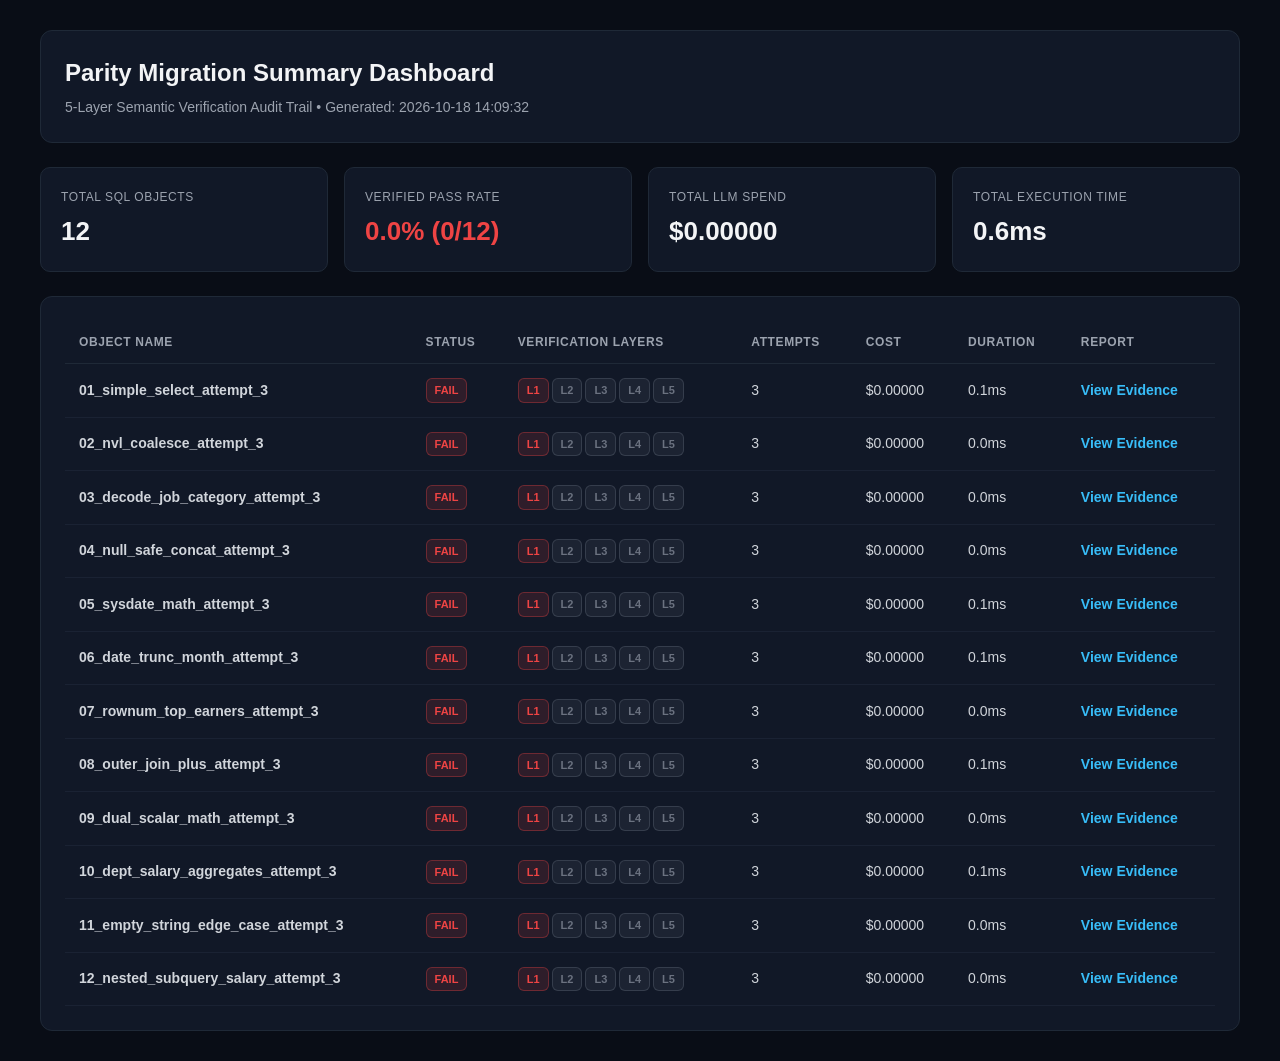
<file: reports/output/summary_dashboard.html>
<!DOCTYPE html>
<html lang="en">
<head>
    <meta charset="UTF-8">
    <meta name="viewport" content="width=device-width, initial-scale=1.0">
    <title>Parity Migration Summary Dashboard</title>
    <style>
        :root {
            --bg: #090d16;
            --surface: #111827;
            --surface-border: #1f2937;
            --text-primary: #f3f4f6;
            --text-secondary: #9ca3af;
            --accent: #3b82f6;
            --font-mono: ui-monospace, SFMono-Regular, Menlo, Monaco, Consolas, monospace;
        }
        body {
            margin: 0;
            padding: 30px;
            background-color: var(--bg);
            color: var(--text-primary);
            font-family: -apple-system, BlinkMacSystemFont, "Segoe UI", Roboto, Helvetica, Arial, sans-serif;
            line-height: 1.5;
        }
        .container {
            max-width: 1200px;
            margin: 0 auto;
        }
        .header {
            display: flex;
            justify-content: space-between;
            align-items: center;
            padding: 24px;
            background: var(--surface);
            border: 1px solid var(--surface-border);
            border-radius: 12px;
            margin-bottom: 24px;
        }
        .stats-bar {
            display: grid;
            grid-template-columns: repeat(4, 1fr);
            gap: 16px;
            margin-bottom: 24px;
        }
        .stat-card {
            background: var(--surface);
            border: 1px solid var(--surface-border);
            border-radius: 10px;
            padding: 20px;
        }
        .stat-label {
            font-size: 12px;
            color: var(--text-secondary);
            text-transform: uppercase;
            letter-spacing: 0.05em;
            margin-bottom: 6px;
        }
        .stat-value {
            font-size: 26px;
            font-weight: 700;
            color: var(--text-primary);
        }
        .card {
            background: var(--surface);
            border: 1px solid var(--surface-border);
            border-radius: 12px;
            padding: 24px;
            overflow-x: auto;
        }
        table {
            width: 100%;
            border-collapse: collapse;
            font-size: 14px;
            text-align: left;
        }
        th {
            color: var(--text-secondary);
            font-weight: 600;
            padding: 12px 14px;
            border-bottom: 1px solid var(--surface-border);
            text-transform: uppercase;
            font-size: 12px;
            letter-spacing: 0.05em;
        }
        td {
            padding: 14px;
            border-bottom: 1px solid #1a2233;
            color: #d1d5db;
        }
        tr:hover td {
            background: #141d2f;
        }
        .badge {
            padding: 3px 8px;
            border-radius: 6px;
            font-size: 11px;
            font-weight: 600;
            display: inline-block;
        }
        .report-link {
            color: #38bdf8;
            text-decoration: none;
            font-weight: 600;
        }
        .report-link:hover {
            text-decoration: underline;
        }
    </style>
</head>
<body>
    <div class="container">
        <div class="header">
            <div>
                <h1 style="margin: 0 0 6px 0; font-size: 24px;">Parity Migration Summary Dashboard</h1>
                <div style="color: var(--text-secondary); font-size: 14px;">5-Layer Semantic Verification Audit Trail • Generated: 2026-10-18 14:09:32</div>
            </div>
        </div>

        <div class="stats-bar">
            <div class="stat-card">
                <div class="stat-label">Total SQL Objects</div>
                <div class="stat-value">12</div>
            </div>
            <div class="stat-card">
                <div class="stat-label">Verified Pass Rate</div>
                <div class="stat-value" style="color: #ef4444;">0.0% (0/12)</div>
            </div>
            <div class="stat-card">
                <div class="stat-label">Total LLM Spend</div>
                <div class="stat-value">$0.00000</div>
            </div>
            <div class="stat-card">
                <div class="stat-label">Total Execution Time</div>
                <div class="stat-value">0.6ms</div>
            </div>
        </div>

        <div class="card">
            <table>
                <thead>
                    <tr>
                        <th>Object Name</th>
                        <th>Status</th>
                        <th>Verification Layers</th>
                        <th>Attempts</th>
                        <th>Cost</th>
                        <th>Duration</th>
                        <th>Report</th>
                    </tr>
                </thead>
                <tbody>
                    
        <tr>
            <td><strong>01_simple_select_attempt_3</strong></td>
            <td><span class="badge" style="background:#ef444422; color:#ef4444; border:1px solid #ef444455;">FAIL</span></td>
            <td><span class="badge" style="background:#ef444422; color:#ef4444; border:1px solid #ef444455; margin-right:3px;">L1</span><span class="badge" style="background:#6b728022; color:#6b7280; border:1px solid #6b728055; margin-right:3px;">L2</span><span class="badge" style="background:#6b728022; color:#6b7280; border:1px solid #6b728055; margin-right:3px;">L3</span><span class="badge" style="background:#6b728022; color:#6b7280; border:1px solid #6b728055; margin-right:3px;">L4</span><span class="badge" style="background:#6b728022; color:#6b7280; border:1px solid #6b728055; margin-right:3px;">L5</span></td>
            <td>3</td>
            <td>$0.00000</td>
            <td>0.1ms</td>
            <td><a href="01_simple_select_attempt_3_evidence.html" class="report-link">View Evidence</a></td>
        </tr>
        
        <tr>
            <td><strong>02_nvl_coalesce_attempt_3</strong></td>
            <td><span class="badge" style="background:#ef444422; color:#ef4444; border:1px solid #ef444455;">FAIL</span></td>
            <td><span class="badge" style="background:#ef444422; color:#ef4444; border:1px solid #ef444455; margin-right:3px;">L1</span><span class="badge" style="background:#6b728022; color:#6b7280; border:1px solid #6b728055; margin-right:3px;">L2</span><span class="badge" style="background:#6b728022; color:#6b7280; border:1px solid #6b728055; margin-right:3px;">L3</span><span class="badge" style="background:#6b728022; color:#6b7280; border:1px solid #6b728055; margin-right:3px;">L4</span><span class="badge" style="background:#6b728022; color:#6b7280; border:1px solid #6b728055; margin-right:3px;">L5</span></td>
            <td>3</td>
            <td>$0.00000</td>
            <td>0.0ms</td>
            <td><a href="02_nvl_coalesce_attempt_3_evidence.html" class="report-link">View Evidence</a></td>
        </tr>
        
        <tr>
            <td><strong>03_decode_job_category_attempt_3</strong></td>
            <td><span class="badge" style="background:#ef444422; color:#ef4444; border:1px solid #ef444455;">FAIL</span></td>
            <td><span class="badge" style="background:#ef444422; color:#ef4444; border:1px solid #ef444455; margin-right:3px;">L1</span><span class="badge" style="background:#6b728022; color:#6b7280; border:1px solid #6b728055; margin-right:3px;">L2</span><span class="badge" style="background:#6b728022; color:#6b7280; border:1px solid #6b728055; margin-right:3px;">L3</span><span class="badge" style="background:#6b728022; color:#6b7280; border:1px solid #6b728055; margin-right:3px;">L4</span><span class="badge" style="background:#6b728022; color:#6b7280; border:1px solid #6b728055; margin-right:3px;">L5</span></td>
            <td>3</td>
            <td>$0.00000</td>
            <td>0.0ms</td>
            <td><a href="03_decode_job_category_attempt_3_evidence.html" class="report-link">View Evidence</a></td>
        </tr>
        
        <tr>
            <td><strong>04_null_safe_concat_attempt_3</strong></td>
            <td><span class="badge" style="background:#ef444422; color:#ef4444; border:1px solid #ef444455;">FAIL</span></td>
            <td><span class="badge" style="background:#ef444422; color:#ef4444; border:1px solid #ef444455; margin-right:3px;">L1</span><span class="badge" style="background:#6b728022; color:#6b7280; border:1px solid #6b728055; margin-right:3px;">L2</span><span class="badge" style="background:#6b728022; color:#6b7280; border:1px solid #6b728055; margin-right:3px;">L3</span><span class="badge" style="background:#6b728022; color:#6b7280; border:1px solid #6b728055; margin-right:3px;">L4</span><span class="badge" style="background:#6b728022; color:#6b7280; border:1px solid #6b728055; margin-right:3px;">L5</span></td>
            <td>3</td>
            <td>$0.00000</td>
            <td>0.0ms</td>
            <td><a href="04_null_safe_concat_attempt_3_evidence.html" class="report-link">View Evidence</a></td>
        </tr>
        
        <tr>
            <td><strong>05_sysdate_math_attempt_3</strong></td>
            <td><span class="badge" style="background:#ef444422; color:#ef4444; border:1px solid #ef444455;">FAIL</span></td>
            <td><span class="badge" style="background:#ef444422; color:#ef4444; border:1px solid #ef444455; margin-right:3px;">L1</span><span class="badge" style="background:#6b728022; color:#6b7280; border:1px solid #6b728055; margin-right:3px;">L2</span><span class="badge" style="background:#6b728022; color:#6b7280; border:1px solid #6b728055; margin-right:3px;">L3</span><span class="badge" style="background:#6b728022; color:#6b7280; border:1px solid #6b728055; margin-right:3px;">L4</span><span class="badge" style="background:#6b728022; color:#6b7280; border:1px solid #6b728055; margin-right:3px;">L5</span></td>
            <td>3</td>
            <td>$0.00000</td>
            <td>0.1ms</td>
            <td><a href="05_sysdate_math_attempt_3_evidence.html" class="report-link">View Evidence</a></td>
        </tr>
        
        <tr>
            <td><strong>06_date_trunc_month_attempt_3</strong></td>
            <td><span class="badge" style="background:#ef444422; color:#ef4444; border:1px solid #ef444455;">FAIL</span></td>
            <td><span class="badge" style="background:#ef444422; color:#ef4444; border:1px solid #ef444455; margin-right:3px;">L1</span><span class="badge" style="background:#6b728022; color:#6b7280; border:1px solid #6b728055; margin-right:3px;">L2</span><span class="badge" style="background:#6b728022; color:#6b7280; border:1px solid #6b728055; margin-right:3px;">L3</span><span class="badge" style="background:#6b728022; color:#6b7280; border:1px solid #6b728055; margin-right:3px;">L4</span><span class="badge" style="background:#6b728022; color:#6b7280; border:1px solid #6b728055; margin-right:3px;">L5</span></td>
            <td>3</td>
            <td>$0.00000</td>
            <td>0.1ms</td>
            <td><a href="06_date_trunc_month_attempt_3_evidence.html" class="report-link">View Evidence</a></td>
        </tr>
        
        <tr>
            <td><strong>07_rownum_top_earners_attempt_3</strong></td>
            <td><span class="badge" style="background:#ef444422; color:#ef4444; border:1px solid #ef444455;">FAIL</span></td>
            <td><span class="badge" style="background:#ef444422; color:#ef4444; border:1px solid #ef444455; margin-right:3px;">L1</span><span class="badge" style="background:#6b728022; color:#6b7280; border:1px solid #6b728055; margin-right:3px;">L2</span><span class="badge" style="background:#6b728022; color:#6b7280; border:1px solid #6b728055; margin-right:3px;">L3</span><span class="badge" style="background:#6b728022; color:#6b7280; border:1px solid #6b728055; margin-right:3px;">L4</span><span class="badge" style="background:#6b728022; color:#6b7280; border:1px solid #6b728055; margin-right:3px;">L5</span></td>
            <td>3</td>
            <td>$0.00000</td>
            <td>0.0ms</td>
            <td><a href="07_rownum_top_earners_attempt_3_evidence.html" class="report-link">View Evidence</a></td>
        </tr>
        
        <tr>
            <td><strong>08_outer_join_plus_attempt_3</strong></td>
            <td><span class="badge" style="background:#ef444422; color:#ef4444; border:1px solid #ef444455;">FAIL</span></td>
            <td><span class="badge" style="background:#ef444422; color:#ef4444; border:1px solid #ef444455; margin-right:3px;">L1</span><span class="badge" style="background:#6b728022; color:#6b7280; border:1px solid #6b728055; margin-right:3px;">L2</span><span class="badge" style="background:#6b728022; color:#6b7280; border:1px solid #6b728055; margin-right:3px;">L3</span><span class="badge" style="background:#6b728022; color:#6b7280; border:1px solid #6b728055; margin-right:3px;">L4</span><span class="badge" style="background:#6b728022; color:#6b7280; border:1px solid #6b728055; margin-right:3px;">L5</span></td>
            <td>3</td>
            <td>$0.00000</td>
            <td>0.1ms</td>
            <td><a href="08_outer_join_plus_attempt_3_evidence.html" class="report-link">View Evidence</a></td>
        </tr>
        
        <tr>
            <td><strong>09_dual_scalar_math_attempt_3</strong></td>
            <td><span class="badge" style="background:#ef444422; color:#ef4444; border:1px solid #ef444455;">FAIL</span></td>
            <td><span class="badge" style="background:#ef444422; color:#ef4444; border:1px solid #ef444455; margin-right:3px;">L1</span><span class="badge" style="background:#6b728022; color:#6b7280; border:1px solid #6b728055; margin-right:3px;">L2</span><span class="badge" style="background:#6b728022; color:#6b7280; border:1px solid #6b728055; margin-right:3px;">L3</span><span class="badge" style="background:#6b728022; color:#6b7280; border:1px solid #6b728055; margin-right:3px;">L4</span><span class="badge" style="background:#6b728022; color:#6b7280; border:1px solid #6b728055; margin-right:3px;">L5</span></td>
            <td>3</td>
            <td>$0.00000</td>
            <td>0.0ms</td>
            <td><a href="09_dual_scalar_math_attempt_3_evidence.html" class="report-link">View Evidence</a></td>
        </tr>
        
        <tr>
            <td><strong>10_dept_salary_aggregates_attempt_3</strong></td>
            <td><span class="badge" style="background:#ef444422; color:#ef4444; border:1px solid #ef444455;">FAIL</span></td>
            <td><span class="badge" style="background:#ef444422; color:#ef4444; border:1px solid #ef444455; margin-right:3px;">L1</span><span class="badge" style="background:#6b728022; color:#6b7280; border:1px solid #6b728055; margin-right:3px;">L2</span><span class="badge" style="background:#6b728022; color:#6b7280; border:1px solid #6b728055; margin-right:3px;">L3</span><span class="badge" style="background:#6b728022; color:#6b7280; border:1px solid #6b728055; margin-right:3px;">L4</span><span class="badge" style="background:#6b728022; color:#6b7280; border:1px solid #6b728055; margin-right:3px;">L5</span></td>
            <td>3</td>
            <td>$0.00000</td>
            <td>0.1ms</td>
            <td><a href="10_dept_salary_aggregates_attempt_3_evidence.html" class="report-link">View Evidence</a></td>
        </tr>
        
        <tr>
            <td><strong>11_empty_string_edge_case_attempt_3</strong></td>
            <td><span class="badge" style="background:#ef444422; color:#ef4444; border:1px solid #ef444455;">FAIL</span></td>
            <td><span class="badge" style="background:#ef444422; color:#ef4444; border:1px solid #ef444455; margin-right:3px;">L1</span><span class="badge" style="background:#6b728022; color:#6b7280; border:1px solid #6b728055; margin-right:3px;">L2</span><span class="badge" style="background:#6b728022; color:#6b7280; border:1px solid #6b728055; margin-right:3px;">L3</span><span class="badge" style="background:#6b728022; color:#6b7280; border:1px solid #6b728055; margin-right:3px;">L4</span><span class="badge" style="background:#6b728022; color:#6b7280; border:1px solid #6b728055; margin-right:3px;">L5</span></td>
            <td>3</td>
            <td>$0.00000</td>
            <td>0.0ms</td>
            <td><a href="11_empty_string_edge_case_attempt_3_evidence.html" class="report-link">View Evidence</a></td>
        </tr>
        
        <tr>
            <td><strong>12_nested_subquery_salary_attempt_3</strong></td>
            <td><span class="badge" style="background:#ef444422; color:#ef4444; border:1px solid #ef444455;">FAIL</span></td>
            <td><span class="badge" style="background:#ef444422; color:#ef4444; border:1px solid #ef444455; margin-right:3px;">L1</span><span class="badge" style="background:#6b728022; color:#6b7280; border:1px solid #6b728055; margin-right:3px;">L2</span><span class="badge" style="background:#6b728022; color:#6b7280; border:1px solid #6b728055; margin-right:3px;">L3</span><span class="badge" style="background:#6b728022; color:#6b7280; border:1px solid #6b728055; margin-right:3px;">L4</span><span class="badge" style="background:#6b728022; color:#6b7280; border:1px solid #6b728055; margin-right:3px;">L5</span></td>
            <td>3</td>
            <td>$0.00000</td>
            <td>0.0ms</td>
            <td><a href="12_nested_subquery_salary_attempt_3_evidence.html" class="report-link">View Evidence</a></td>
        </tr>
        
                </tbody>
            </table>
        </div>
    </div>
</body>
</html>
</file>
<file: docs/css/style.css>
/* ==========================================================================
   Parity Modern Design System & Stylesheet (Vanilla CSS)
   ========================================================================== */

:root {
  --bg-primary: #0a0d14;
  --bg-secondary: #0f1523;
  --bg-tertiary: #161e31;
  --bg-card: rgba(22, 30, 49, 0.7);
  --bg-card-hover: rgba(29, 40, 65, 0.85);
  --border-color: rgba(255, 255, 255, 0.08);
  --border-glow: rgba(56, 189, 248, 0.35);

  --text-main: #f8fafc;
  --text-muted: #94a3b8;
  --text-dim: #64748b;

  --accent-cyan: #38bdf8;
  --accent-blue: #3b82f6;
  --accent-indigo: #6366f1;
  --accent-emerald: #10b981;
  --accent-amber: #f59e0b;
  --accent-rose: #f43f5e;
  --accent-purple: #a855f7;

  --gradient-brand: linear-gradient(135deg, #38bdf8 0%, #6366f1 50%, #a855f7 100%);
  --gradient-card: linear-gradient(180deg, rgba(255, 255, 255, 0.05) 0%, rgba(255, 255, 255, 0.01) 100%);
  --gradient-emerald: linear-gradient(135deg, #059669 0%, #10b981 100%);
  --gradient-amber: linear-gradient(135deg, #d97706 0%, #f59e0b 100%);

  --shadow-sm: 0 2px 4px rgba(0, 0, 0, 0.2);
  --shadow-md: 0 4px 20px rgba(0, 0, 0, 0.35);
  --shadow-glow: 0 0 35px rgba(56, 189, 248, 0.15);
  --shadow-glow-purple: 0 0 35px rgba(168, 85, 247, 0.15);

  --font-sans: 'Inter', -apple-system, BlinkMacSystemFont, "Segoe UI", Roboto, sans-serif;
  --font-heading: 'Outfit', sans-serif;
  --font-mono: 'JetBrains Mono', monospace;

  --radius-sm: 6px;
  --radius-md: 12px;
  --radius-lg: 18px;
  --radius-full: 9999px;

  --transition-fast: 0.15s ease;
  --transition-normal: 0.25s cubic-bezier(0.4, 0, 0.2, 1);
}

/* Reset & Base Setup */
*, *::before, *::after {
  box-sizing: border-box;
  margin: 0;
  padding: 0;
}

html {
  scroll-behavior: smooth;
  font-size: 16px;
  color-scheme: dark;
}

body {
  font-family: var(--font-sans);
  background-color: var(--bg-primary);
  color: var(--text-main);
  line-height: 1.6;
  overflow-x: hidden;
  background-image: 
    radial-gradient(circle at 15% 15%, rgba(56, 189, 248, 0.07) 0%, transparent 40%),
    radial-gradient(circle at 85% 30%, rgba(99, 102, 241, 0.08) 0%, transparent 45%),
    radial-gradient(circle at 50% 80%, rgba(168, 85, 247, 0.05) 0%, transparent 50%);
  background-attachment: fixed;
}

/* Typography */
h1, h2, h3, h4, h5, h6 {
  font-family: var(--font-heading);
  color: var(--text-main);
  font-weight: 700;
  letter-spacing: -0.02em;
  line-height: 1.25;
}

p {
  color: var(--text-muted);
}

code, pre {
  font-family: var(--font-mono);
}

a {
  color: var(--accent-cyan);
  text-decoration: none;
  transition: color var(--transition-fast);
}

a:hover {
  color: #7dd3fc;
}

/* Container */
.container {
  max-width: 1280px;
  margin: 0 auto;
  padding: 0 1.5rem;
}

/* Navbar */
.navbar {
  position: sticky;
  top: 0;
  z-index: 100;
  backdrop-filter: blur(16px);
  -webkit-backdrop-filter: blur(16px);
  background: rgba(10, 13, 20, 0.85);
  border-bottom: 1px solid var(--border-color);
  padding: 0.85rem 0;
  transition: all var(--transition-fast);
}

.navbar .nav-wrapper {
  display: flex;
  align-items: center;
  justify-content: space-between;
}

.nav-brand {
  display: flex;
  align-items: center;
  gap: 0.75rem;
  font-family: var(--font-heading);
  font-size: 1.35rem;
  font-weight: 800;
  color: #fff;
}

.brand-icon {
  width: 32px;
  height: 32px;
  background: var(--gradient-brand);
  border-radius: var(--radius-sm);
  display: flex;
  align-items: center;
  justify-content: center;
  font-weight: 900;
  color: #0a0d14;
  box-shadow: 0 0 15px rgba(56, 189, 248, 0.4);
}

.brand-badge {
  font-size: 0.75rem;
  font-weight: 600;
  background: rgba(56, 189, 248, 0.12);
  color: var(--accent-cyan);
  border: 1px solid rgba(56, 189, 248, 0.3);
  padding: 0.15rem 0.5rem;
  border-radius: var(--radius-full);
}

.nav-links {
  display: flex;
  align-items: center;
  gap: 1.75rem;
  list-style: none;
}

.nav-link {
  color: var(--text-muted);
  font-size: 0.925rem;
  font-weight: 500;
  transition: color var(--transition-fast);
}

.nav-link:hover {
  color: #fff;
}

.nav-actions {
  display: flex;
  align-items: center;
  gap: 0.75rem;
}

/* Buttons */
.btn {
  display: inline-flex;
  align-items: center;
  justify-content: center;
  gap: 0.5rem;
  padding: 0.6rem 1.25rem;
  font-size: 0.9rem;
  font-weight: 600;
  border-radius: var(--radius-md);
  border: 1px solid transparent;
  cursor: pointer;
  transition: all var(--transition-normal);
  text-decoration: none;
}

.btn-primary {
  background: var(--gradient-brand);
  color: #0a0d14;
  box-shadow: 0 4px 15px rgba(56, 189, 248, 0.3);
}

.btn-primary:hover {
  transform: translateY(-2px);
  box-shadow: 0 6px 25px rgba(56, 189, 248, 0.45);
  color: #000;
}

.btn-outline {
  background: rgba(255, 255, 255, 0.04);
  color: var(--text-main);
  border-color: var(--border-color);
}

.btn-outline:hover {
  background: rgba(255, 255, 255, 0.09);
  border-color: rgba(255, 255, 255, 0.2);
  color: #fff;
}

.btn-sm {
  padding: 0.4rem 0.85rem;
  font-size: 0.825rem;
}

/* Hero Section */
.hero-section {
  padding: 5rem 0 3.5rem;
  text-align: center;
  position: relative;
}

.hero-pill {
  display: inline-flex;
  align-items: center;
  gap: 0.5rem;
  padding: 0.35rem 0.9rem;
  background: rgba(99, 102, 241, 0.12);
  border: 1px solid rgba(99, 102, 241, 0.3);
  border-radius: var(--radius-full);
  font-size: 0.85rem;
  font-weight: 600;
  color: #a5b4fc;
  margin-bottom: 1.5rem;
  box-shadow: 0 0 20px rgba(99, 102, 241, 0.2);
}

.hero-title {
  font-size: 3.25rem;
  max-width: 950px;
  margin: 0 auto 1.5rem;
  line-height: 1.15;
}

.text-gradient {
  background: var(--gradient-brand);
  -webkit-background-clip: text;
  -webkit-text-fill-color: transparent;
}

.hero-subtitle {
  font-size: 1.2rem;
  max-width: 780px;
  margin: 0 auto 2.5rem;
  color: var(--text-muted);
}

.hero-cta {
  display: flex;
  align-items: center;
  justify-content: center;
  gap: 1rem;
  margin-bottom: 3.5rem;
}

/* Stats Counter Grid */
.stats-banner {
  display: grid;
  grid-template-columns: repeat(auto-fit, minmax(200px, 1fr));
  gap: 1.25rem;
  max-width: 1100px;
  margin: 0 auto;
}

.stat-card {
  background: var(--bg-card);
  backdrop-filter: blur(12px);
  border: 1px solid var(--border-color);
  border-radius: var(--radius-lg);
  padding: 1.5rem 1rem;
  text-align: center;
  transition: all var(--transition-normal);
  position: relative;
  overflow: hidden;
}

.stat-card:hover {
  transform: translateY(-4px);
  border-color: var(--border-glow);
  box-shadow: var(--shadow-glow);
}

.stat-val {
  font-family: var(--font-heading);
  font-size: 2.25rem;
  font-weight: 800;
  color: #fff;
  margin-bottom: 0.25rem;
}

.stat-val.stat-emerald { color: var(--accent-emerald); }
.stat-val.stat-cyan { color: var(--accent-cyan); }
.stat-val.stat-amber { color: var(--accent-amber); }
.stat-val.stat-purple { color: var(--accent-purple); }

.stat-label {
  font-size: 0.85rem;
  font-weight: 500;
  color: var(--text-muted);
}

/* Section Common */
.section {
  padding: 5rem 0;
}

.section-alt {
  background: var(--bg-secondary);
  border-top: 1px solid var(--border-color);
  border-bottom: 1px solid var(--border-color);
}

.section-header {
  text-align: center;
  max-width: 750px;
  margin: 0 auto 3rem;
}

.section-tag {
  text-transform: uppercase;
  font-size: 0.775rem;
  font-weight: 700;
  letter-spacing: 0.1em;
  color: var(--accent-cyan);
  margin-bottom: 0.5rem;
}

.section-title {
  font-size: 2.25rem;
  margin-bottom: 0.75rem;
}

.section-desc {
  font-size: 1.05rem;
  color: var(--text-muted);
}

/* 5-Layer Verification Visualizer */
.layers-visualizer {
  display: grid;
  grid-template-columns: 340px 1fr;
  gap: 2rem;
  background: var(--bg-card);
  border: 1px solid var(--border-color);
  border-radius: var(--radius-lg);
  padding: 2rem;
  box-shadow: var(--shadow-md);
}

.layers-list {
  display: flex;
  flex-direction: column;
  gap: 0.75rem;
}

.layer-btn {
  display: flex;
  align-items: center;
  justify-content: space-between;
  padding: 1rem 1.25rem;
  background: rgba(255, 255, 255, 0.03);
  border: 1px solid var(--border-color);
  border-radius: var(--radius-md);
  color: var(--text-main);
  cursor: pointer;
  transition: all var(--transition-fast);
  text-align: left;
}

.layer-btn:hover {
  background: rgba(255, 255, 255, 0.07);
  border-color: rgba(255, 255, 255, 0.15);
}

.layer-btn.active {
  background: rgba(56, 189, 248, 0.12);
  border-color: var(--accent-cyan);
  box-shadow: 0 0 20px rgba(56, 189, 248, 0.2);
}

.layer-btn-title {
  font-weight: 600;
  font-size: 0.95rem;
}

.layer-btn-num {
  font-size: 0.75rem;
  font-weight: 700;
  color: var(--text-dim);
  background: rgba(255, 255, 255, 0.06);
  padding: 0.2rem 0.5rem;
  border-radius: var(--radius-sm);
}

.layer-btn.active .layer-btn-num {
  background: var(--accent-cyan);
  color: #0a0d14;
}

.layer-detail-card {
  background: rgba(10, 13, 20, 0.6);
  border: 1px solid var(--border-color);
  border-radius: var(--radius-md);
  padding: 2rem;
  display: flex;
  flex-direction: column;
  gap: 1.5rem;
}

.layer-detail-header {
  display: flex;
  align-items: center;
  justify-content: space-between;
}

.layer-detail-title {
  font-size: 1.4rem;
}

.layer-badge {
  font-size: 0.8rem;
  font-weight: 700;
  padding: 0.25rem 0.75rem;
  border-radius: var(--radius-full);
}

.badge-emerald {
  background: rgba(16, 185, 129, 0.15);
  color: var(--accent-emerald);
  border: 1px solid rgba(16, 185, 129, 0.3);
}

.badge-amber {
  background: rgba(245, 158, 11, 0.15);
  color: var(--accent-amber);
  border: 1px solid rgba(245, 158, 11, 0.3);
}

.badge-purple {
  background: rgba(168, 85, 247, 0.15);
  color: var(--accent-purple);
  border: 1px solid rgba(168, 85, 247, 0.3);
}

.layer-info-grid {
  display: grid;
  grid-template-columns: 1fr 1fr;
  gap: 1.25rem;
}

.info-box {
  background: rgba(255, 255, 255, 0.02);
  border: 1px solid var(--border-color);
  border-radius: var(--radius-sm);
  padding: 1rem;
}

.info-box-title {
  font-size: 0.8rem;
  text-transform: uppercase;
  color: var(--text-dim);
  font-weight: 700;
  margin-bottom: 0.5rem;
}

.info-box-content {
  font-size: 0.9rem;
  color: var(--text-muted);
}

/* Interactive SQL Playground */
.playground-container {
  background: var(--bg-card);
  border: 1px solid var(--border-color);
  border-radius: var(--radius-lg);
  padding: 2rem;
  box-shadow: var(--shadow-md);
}

.preset-selector-bar {
  display: flex;
  align-items: center;
  gap: 1rem;
  margin-bottom: 1.5rem;
  flex-wrap: wrap;
}

.preset-label {
  font-size: 0.875rem;
  font-weight: 600;
  color: var(--text-muted);
}

.preset-dropdown {
  background: var(--bg-tertiary);
  color: var(--text-main);
  border: 1px solid var(--border-color);
  padding: 0.5rem 1rem;
  border-radius: var(--radius-md);
  font-size: 0.9rem;
  font-family: var(--font-sans);
  outline: none;
  cursor: pointer;
  min-width: 320px;
}

.playground-grid {
  display: grid;
  grid-template-columns: 1fr 1fr;
  gap: 1.5rem;
  margin-bottom: 1.5rem;
}

.editor-panel {
  display: flex;
  flex-direction: column;
}

.editor-header {
  display: flex;
  align-items: center;
  justify-content: space-between;
  background: rgba(15, 21, 35, 0.9);
  border: 1px solid var(--border-color);
  border-bottom: none;
  border-radius: var(--radius-md) var(--radius-md) 0 0;
  padding: 0.65rem 1rem;
}

.editor-title {
  font-size: 0.85rem;
  font-weight: 700;
  display: flex;
  align-items: center;
  gap: 0.5rem;
}

.editor-tag-oracle {
  color: #fb7185;
  background: rgba(251, 113, 133, 0.15);
  padding: 0.15rem 0.5rem;
  border-radius: var(--radius-sm);
  font-size: 0.75rem;
}

.editor-tag-pg {
  color: #38bdf8;
  background: rgba(56, 189, 248, 0.15);
  padding: 0.15rem 0.5rem;
  border-radius: var(--radius-sm);
  font-size: 0.75rem;
}

.sql-textarea {
  width: 100%;
  height: 250px;
  background: rgba(10, 13, 20, 0.9);
  border: 1px solid var(--border-color);
  border-radius: 0 0 var(--radius-md) var(--radius-md);
  color: #f1f5f9;
  font-family: var(--font-mono);
  font-size: 0.875rem;
  padding: 1rem;
  resize: vertical;
  line-height: 1.5;
  outline: none;
  white-space: pre;
}

.sql-textarea:focus {
  border-color: var(--accent-cyan);
}

.sql-preview-box {
  width: 100%;
  height: 250px;
  background: rgba(10, 13, 20, 0.9);
  border: 1px solid var(--border-color);
  border-radius: 0 0 var(--radius-md) var(--radius-md);
  color: #38bdf8;
  font-family: var(--font-mono);
  font-size: 0.875rem;
  padding: 1rem;
  overflow: auto;
  line-height: 1.5;
  white-space: pre-wrap;
}

.playground-actions {
  display: flex;
  align-items: center;
  justify-content: space-between;
  padding-top: 1rem;
  border-top: 1px solid var(--border-color);
}

.verifier-steps-pill {
  display: flex;
  align-items: center;
  gap: 0.5rem;
  font-size: 0.825rem;
  font-weight: 600;
  color: var(--text-dim);
}

.step-dot {
  width: 8px;
  height: 8px;
  border-radius: 50%;
  background: var(--text-dim);
}

.step-dot.pass { background: var(--accent-emerald); box-shadow: 0 0 8px var(--accent-emerald); }
.step-dot.blocked { background: var(--accent-amber); box-shadow: 0 0 8px var(--accent-amber); }

/* Benchmark Explorer Section */
.benchmark-filter-bar {
  display: flex;
  align-items: center;
  justify-content: space-between;
  gap: 1rem;
  margin-bottom: 1.5rem;
  flex-wrap: wrap;
}

.search-input {
  background: var(--bg-card);
  border: 1px solid var(--border-color);
  color: var(--text-main);
  padding: 0.6rem 1rem;
  border-radius: var(--radius-md);
  font-size: 0.9rem;
  outline: none;
  min-width: 280px;
}

.search-input:focus {
  border-color: var(--accent-cyan);
}

.filter-group {
  display: flex;
  align-items: center;
  gap: 0.75rem;
  flex-wrap: wrap;
}

.filter-select {
  background: var(--bg-card);
  border: 1px solid var(--border-color);
  color: var(--text-main);
  padding: 0.6rem 0.85rem;
  border-radius: var(--radius-md);
  font-size: 0.85rem;
  outline: none;
  cursor: pointer;
}

/* Data Table */
.data-table-wrapper {
  background: var(--bg-card);
  border: 1px solid var(--border-color);
  border-radius: var(--radius-lg);
  overflow-x: auto;
  box-shadow: var(--shadow-md);
}

.data-table {
  width: 100%;
  border-collapse: collapse;
  text-align: left;
  font-size: 0.875rem;
}

.data-table th {
  background: rgba(15, 21, 35, 0.95);
  color: var(--text-dim);
  text-transform: uppercase;
  font-size: 0.75rem;
  letter-spacing: 0.05em;
  font-weight: 700;
  padding: 1rem 1.25rem;
  border-bottom: 1px solid var(--border-color);
}

.data-table td {
  padding: 0.9rem 1.25rem;
  border-bottom: 1px solid rgba(255, 255, 255, 0.04);
  color: var(--text-main);
}

.data-table tr:hover td {
  background: rgba(255, 255, 255, 0.02);
}

.status-badge {
  display: inline-flex;
  align-items: center;
  gap: 0.35rem;
  padding: 0.2rem 0.6rem;
  border-radius: var(--radius-full);
  font-size: 0.75rem;
  font-weight: 700;
}

.status-pass {
  background: rgba(16, 185, 129, 0.12);
  color: var(--accent-emerald);
  border: 1px solid rgba(16, 185, 129, 0.3);
}

.status-review {
  background: rgba(245, 158, 11, 0.12);
  color: var(--accent-amber);
  border: 1px solid rgba(245, 158, 11, 0.3);
}

.status-fail {
  background: rgba(244, 63, 94, 0.12);
  color: var(--accent-rose);
  border: 1px solid rgba(244, 63, 94, 0.3);
}

.tier-pill {
  padding: 0.15rem 0.5rem;
  border-radius: var(--radius-sm);
  font-size: 0.75rem;
  font-weight: 600;
}

.tier-simple { background: rgba(56, 189, 248, 0.15); color: var(--accent-cyan); }
.tier-moderate { background: rgba(245, 158, 11, 0.15); color: var(--accent-amber); }
.tier-complex { background: rgba(168, 85, 247, 0.15); color: var(--accent-purple); }
.tier-extreme { background: rgba(244, 63, 94, 0.15); color: var(--accent-rose); }

/* Pagination Bar */
.pagination-bar {
  display: flex;
  align-items: center;
  justify-content: space-between;
  padding: 1rem 1.5rem;
  background: rgba(15, 21, 35, 0.6);
  border-top: 1px solid var(--border-color);
  font-size: 0.85rem;
  color: var(--text-muted);
}

.page-controls {
  display: flex;
  align-items: center;
  gap: 0.5rem;
}

/* Semantic Differences Cards Grid */
.diffs-grid {
  display: grid;
  grid-template-columns: repeat(auto-fill, minmax(360px, 1fr));
  gap: 1.5rem;
}

.diff-card {
  background: var(--bg-card);
  border: 1px solid var(--border-color);
  border-radius: var(--radius-lg);
  padding: 1.5rem;
  display: flex;
  flex-direction: column;
  gap: 1rem;
  transition: all var(--transition-normal);
}

.diff-card:hover {
  transform: translateY(-3px);
  border-color: var(--border-glow);
  box-shadow: var(--shadow-glow);
}

.diff-header {
  display: flex;
  align-items: center;
  justify-content: space-between;
}

.diff-id {
  font-family: var(--font-mono);
  font-size: 0.8rem;
  color: var(--accent-cyan);
}

.diff-title {
  font-size: 1.15rem;
  font-weight: 700;
}

.diff-body {
  font-size: 0.875rem;
  color: var(--text-muted);
  display: flex;
  flex-direction: column;
  gap: 0.75rem;
}

.diff-behavior-box {
  background: rgba(10, 13, 20, 0.6);
  border: 1px solid var(--border-color);
  border-radius: var(--radius-sm);
  padding: 0.75rem;
}

.diff-behavior-label {
  font-size: 0.725rem;
  font-weight: 700;
  text-transform: uppercase;
  color: var(--text-dim);
  margin-bottom: 0.25rem;
}

/* Architecture & Security Grid */
.arch-grid {
  display: grid;
  grid-template-columns: repeat(auto-fit, minmax(280px, 1fr));
  gap: 1.5rem;
}

.arch-card {
  background: var(--bg-card);
  border: 1px solid var(--border-color);
  border-radius: var(--radius-lg);
  padding: 1.75rem;
  position: relative;
  overflow: hidden;
}

.arch-icon {
  width: 44px;
  height: 44px;
  border-radius: var(--radius-md);
  background: rgba(56, 189, 248, 0.12);
  border: 1px solid rgba(56, 189, 248, 0.3);
  display: flex;
  align-items: center;
  justify-content: center;
  font-size: 1.25rem;
  margin-bottom: 1rem;
  color: var(--accent-cyan);
}

.arch-title {
  font-size: 1.2rem;
  margin-bottom: 0.5rem;
}

.arch-desc {
  font-size: 0.9rem;
}

/* Modal Dialog */
.modal-overlay {
  position: fixed;
  inset: 0;
  background: rgba(0, 0, 0, 0.8);
  backdrop-filter: blur(8px);
  z-index: 200;
  display: none;
  align-items: center;
  justify-content: center;
  padding: 1.5rem;
}

.modal-overlay.active {
  display: flex;
}

.modal-content {
  background: var(--bg-secondary);
  border: 1px solid var(--border-color);
  border-radius: var(--radius-lg);
  max-width: 800px;
  width: 100%;
  max-height: 85vh;
  overflow-y: auto;
  padding: 2rem;
  position: relative;
  box-shadow: 0 10px 40px rgba(0, 0, 0, 0.7);
}

.modal-close-btn {
  position: absolute;
  top: 1.25rem;
  right: 1.25rem;
  background: transparent;
  border: none;
  color: var(--text-muted);
  font-size: 1.5rem;
  cursor: pointer;
}

.modal-close-btn:hover {
  color: #fff;
}

/* Footer */
.footer {
  background: #080a10;
  border-top: 1px solid var(--border-color);
  padding: 4rem 0 2rem;
  margin-top: 5rem;
}

.footer-grid {
  display: grid;
  grid-template-columns: 2fr 1fr 1fr 1fr;
  gap: 3rem;
  margin-bottom: 3rem;
}

.footer-col-title {
  font-size: 0.9rem;
  font-weight: 700;
  color: #fff;
  margin-bottom: 1rem;
  text-transform: uppercase;
  letter-spacing: 0.05em;
}

.footer-links {
  list-style: none;
  display: flex;
  flex-direction: column;
  gap: 0.6rem;
}

.footer-link {
  color: var(--text-muted);
  font-size: 0.875rem;
}

.footer-link:hover {
  color: #fff;
}

.footer-bottom {
  text-align: center;
  padding-top: 2rem;
  border-top: 1px solid rgba(255, 255, 255, 0.05);
  font-size: 0.85rem;
  color: var(--text-dim);
}

/* Responsive */
@media (max-width: 900px) {
  .hero-title { font-size: 2.25rem; }
  .layers-visualizer { grid-template-columns: 1fr; }
  .playground-grid { grid-template-columns: 1fr; }
  .footer-grid { grid-template-columns: 1fr 1fr; }
  .nav-links { display: none; }
}

@media (max-width: 600px) {
  .stats-banner { grid-template-columns: 1fr 1fr; }
  .footer-grid { grid-template-columns: 1fr; }
}
</file>
